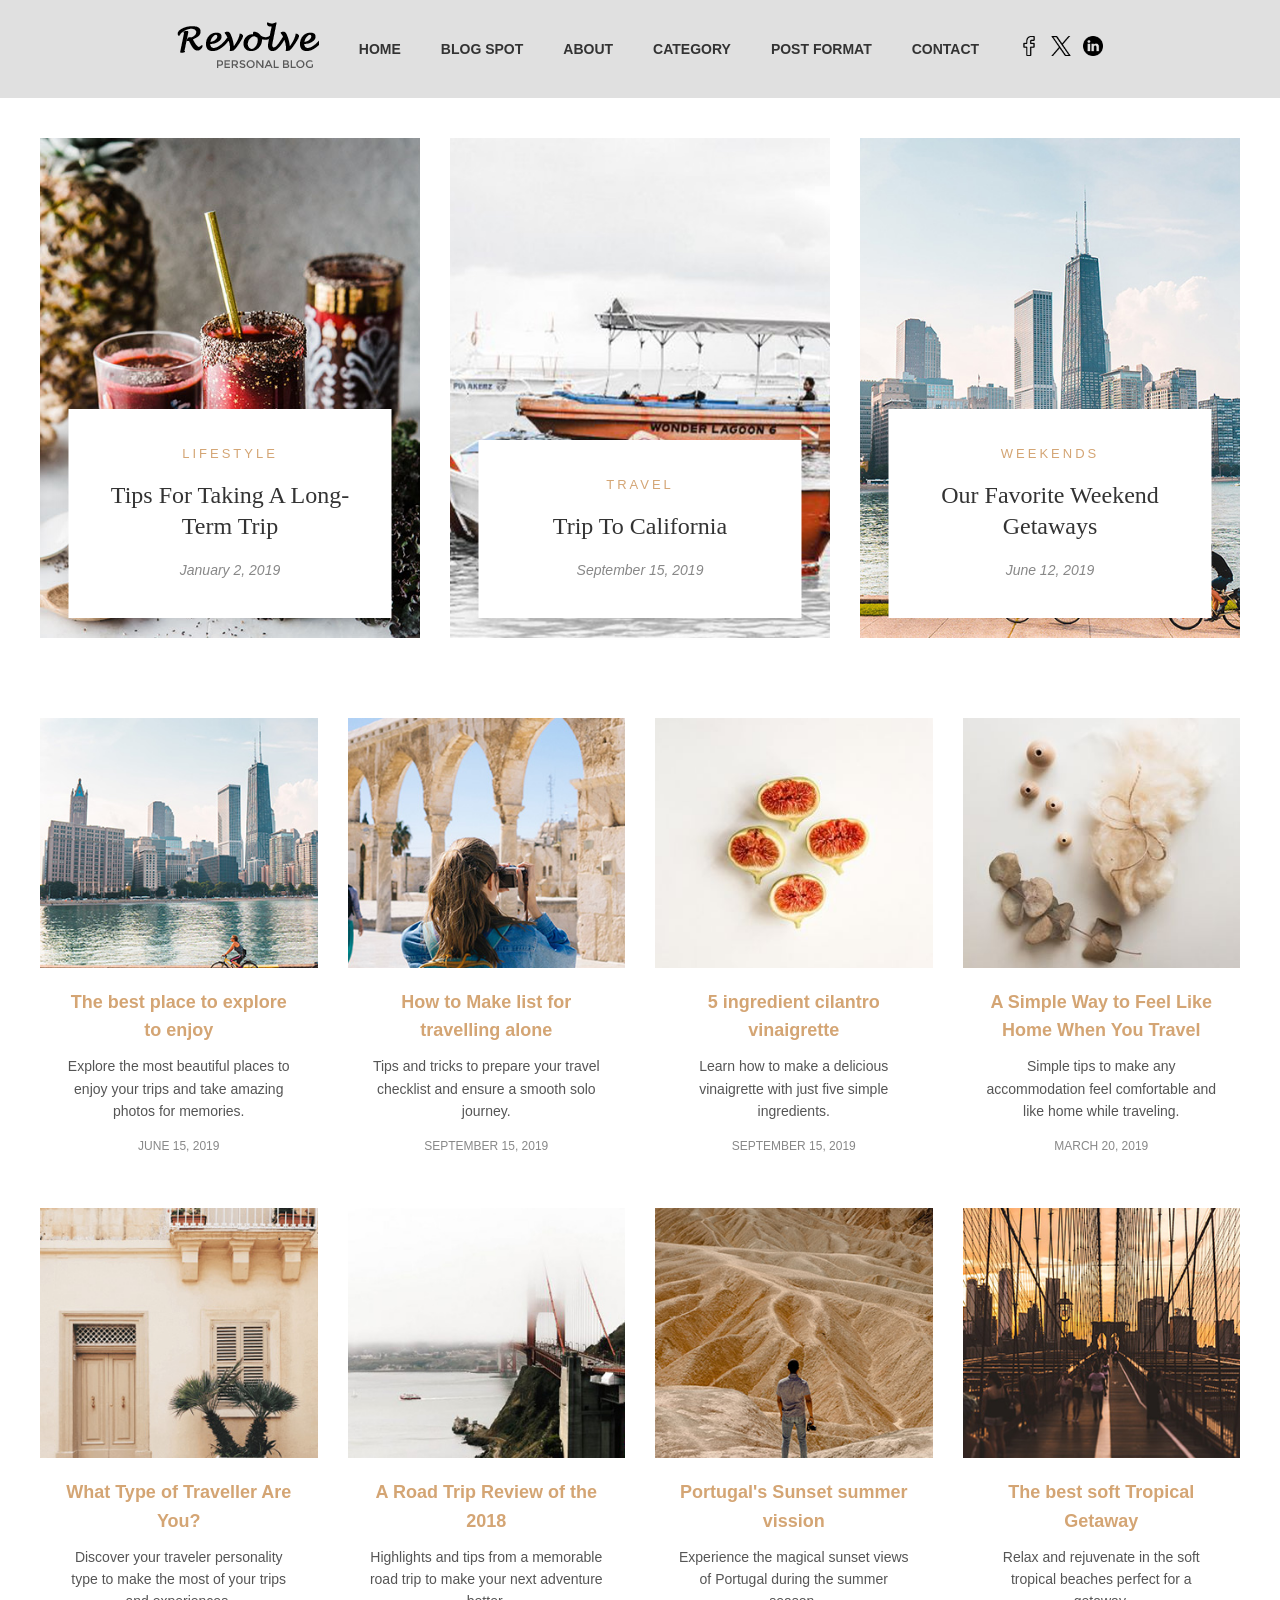
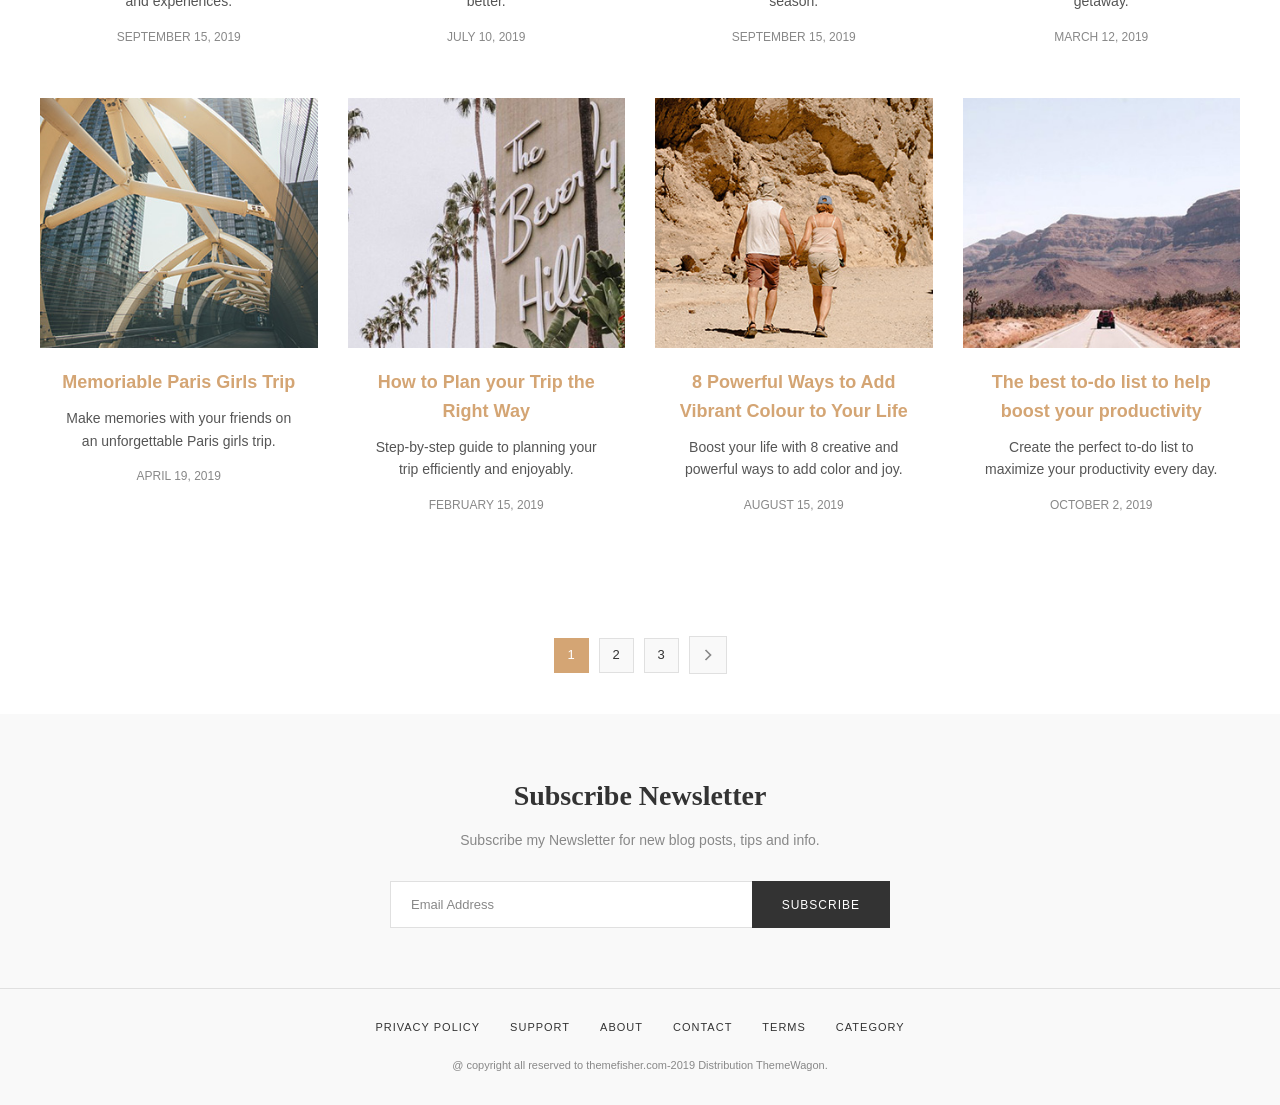
<file: index.html>
<!DOCTYPE html>
<html lang="en">

<head>
    <meta charset="UTF-8">
    <meta name="viewport" content="width=device-width, initial-scale=1.0">
    <title>Revolve</title>
    <link rel="stylesheet" href="./css/globals.css">
    <link rel="stylesheet" href="./css/style.css">
</head>

<body>

    <!-- navbar -->
    <header>
        <nav class="navbar">
            <ul class="nav-list">
                <li><a href="index.html"><img src="./images/logo.png" alt="Revolve Logo"></a></li>

                <li class="dropdown">
                    <a href="./index.html">HOME</a>
                </li>

                <li class="dropdown">
                    <a href="#">BLOG SPOT</a>
                    <ul class="dropdown-menu">
                        <li><a href="./pages/blog spot/fullwidth.html">FULLWIDTH</a></li>
                        <li><a href="./pages/blog spot/left-sidebar.html">LEFT SIDEBAR</a></li>
                        <li><a href="./pages/blog spot/right-sidebar.html">RIGHT SIDEBAR</a></li>
                    </ul>
                </li>

                <li><a href="./pages/about.html">ABOUT</a></li>
                <li><a href="./pages/category.html">CATEGORY</a></li>

                <li class="dropdown">
                    <a href="#">POST FORMAT</a>
                    <ul class="dropdown-menu">
                        <li><a href="./pages/post format/video.html">VIDEO</a></li>
                        <li><a href="./pages/post format/audio.html">AUDIO</a></li>
                        <li><a href="./pages/post format/quote.html">QUOTE</a></li>
                        <li><a href="./pages/post format/gallery.html">GALLERY</a></li>
                        <li><a href="./pages/post format/image.html">IMAGE</a></li>
                    </ul>
                </li>

                <li><a href="./pages/contact.html">CONTACT</a></li>

                <li class="social-icons">
                    <a href="#"><img src="./images/facebook.png" alt="Facebook"></a>
                    <a href="#"><img src="./images/twitter.png" alt="Twitter"></a>
                    <a href="#"><img src="./images/linkedin.png" alt="LinkedIn"></a>
                </li>
            </ul>
        </nav>
    </header>

    <main>

        <section class="slider">
            <div class="slider-grid">

                <!-- Card 1 -->
                <article class="slider-item">
                    <img src="images/slider/slider1.jpg" alt="Tips for Taking a Long-term Trip">
                    <div class="slider-content">
                        <span class="cat-name">Lifestyle</span>
                        <h3><a href="blog-single.html">Tips For Taking A Long-Term Trip</a></h3>
                        <span class="date">January 2, 2019</span>
                    </div>
                </article>

                <!-- Card 2 -->
                <article class="slider-item">
                    <img src="images/slider/slider2.jpg" alt="Trip to California">
                    <div class="slider-content">
                        <span class="cat-name">Travel</span>
                        <h3><a href="blog-single.html">Trip To California</a></h3>
                        <span class="date">September 15, 2019</span>
                    </div>
                </article>

                <!-- Card 3 -->
                <article class="slider-item">
                    <img src="images/slider/slider3.jpg" alt="Our Favorite Weekend Getaways">
                    <div class="slider-content">
                        <span class="cat-name">Weekends</span>
                        <h3><a href="blog-single.html">Our Favorite Weekend Getaways</a></h3>
                        <span class="date">June 12, 2019</span>
                    </div>
                </article>

            </div>
        </section>

        <section class="posts-section">
            <div class="posts-grid">

                <!-- Post Cards -->
                <article class="post-card">
                    <img src="images/news/f1.jpg" alt="The best place to explore to enjoy">
                    <div class="post-content">
                        <h3><a href="blog-single.html">The best place to explore to enjoy</a></h3>
                        <p>Explore the most beautiful places to enjoy your trips and take amazing photos for memories.
                        </p>
                        <span class="date">June 15, 2019</span>
                    </div>
                </article>

                <article class="post-card">
                    <img src="images/news/f2.jpg" alt="How to Make list for travelling alone">
                    <div class="post-content">
                        <h3><a href="blog-single.html">How to Make list for travelling alone</a></h3>
                        <p>Tips and tricks to prepare your travel checklist and ensure a smooth solo journey.</p>
                        <span class="date">September 15, 2019</span>
                    </div>
                </article>

                <article class="post-card">
                    <img src="images/news/f3.jpg" alt="5 ingredient cilantro vinaigrette">
                    <div class="post-content">
                        <h3><a href="blog-single.html">5 ingredient cilantro vinaigrette</a></h3>
                        <p>Learn how to make a delicious vinaigrette with just five simple ingredients.</p>
                        <span class="date">September 15, 2019</span>
                    </div>
                </article>

                <article class="post-card">
                    <img src="images/news/f4.jpg" alt="A Simple Way to Feel Like Home When You Travel">
                    <div class="post-content">
                        <h3><a href="blog-single.html">A Simple Way to Feel Like Home When You Travel</a></h3>
                        <p>Simple tips to make any accommodation feel comfortable and like home while traveling.</p>
                        <span class="date">March 20, 2019</span>
                    </div>
                </article>

                <article class="post-card">
                    <img src="images/news/f5.jpg" alt="What Type of Traveller Are You?">
                    <div class="post-content">
                        <h3><a href="blog-single.html">What Type of Traveller Are You?</a></h3>
                        <p>Discover your traveler personality type to make the most of your trips and experiences.</p>
                        <span class="date">September 15, 2019</span>
                    </div>
                </article>

                <article class="post-card">
                    <img src="images/news/f6.jpg" alt="A Road Trip Review of the 2018">
                    <div class="post-content">
                        <h3><a href="blog-single.html">A Road Trip Review of the 2018</a></h3>
                        <p>Highlights and tips from a memorable road trip to make your next adventure better.</p>
                        <span class="date">July 10, 2019</span>
                    </div>
                </article>

                <article class="post-card">
                    <img src="images/news/f7.jpg" alt="Portugal's Sunset summer vission">
                    <div class="post-content">
                        <h3><a href="blog-single.html">Portugal's Sunset summer vission</a></h3>
                        <p>Experience the magical sunset views of Portugal during the summer season.</p>
                        <span class="date">September 15, 2019</span>
                    </div>
                </article>

                <article class="post-card">
                    <img src="images/news/f8.jpg" alt="The best soft Tropical Getaway">
                    <div class="post-content">
                        <h3><a href="blog-single.html">The best soft Tropical Getaway</a></h3>
                        <p>Relax and rejuvenate in the soft tropical beaches perfect for a getaway.</p>
                        <span class="date">March 12, 2019</span>
                    </div>
                </article>

                <article class="post-card">
                    <img src="images/news/f9.jpg" alt="Memoriable Paris Girls Trip">
                    <div class="post-content">
                        <h3><a href="blog-single.html">Memoriable Paris Girls Trip</a></h3>
                        <p>Make memories with your friends on an unforgettable Paris girls trip.</p>
                        <span class="date">April 19, 2019</span>
                    </div>
                </article>

                <article class="post-card">
                    <img src="images/news/f10.jpg" alt="How to Plan your Trip the Right Way">
                    <div class="post-content">
                        <h3><a href="blog-single.html">How to Plan your Trip the Right Way</a></h3>
                        <p>Step-by-step guide to planning your trip efficiently and enjoyably.</p>
                        <span class="date">February 15, 2019</span>
                    </div>
                </article>

                <article class="post-card">
                    <img src="images/news/f11.jpg" alt="8 Powerful Ways to Add Vibrant Colour to Your Life">
                    <div class="post-content">
                        <h3><a href="blog-single.html">8 Powerful Ways to Add Vibrant Colour to Your Life</a></h3>
                        <p>Boost your life with 8 creative and powerful ways to add color and joy.</p>
                        <span class="date">August 15, 2019</span>
                    </div>
                </article>

                <article class="post-card">
                    <img src="images/news/f12.jpg" alt="The best to-do list to help boost your productivity">
                    <div class="post-content">
                        <h3><a href="blog-single.html">The best to-do list to help boost your productivity</a></h3>
                        <p>Create the perfect to-do list to maximize your productivity every day.</p>
                        <span class="date">October 2, 2019</span>
                    </div>
                </article>

            </div>
        </section>

        <!-- Pagination -->
        <nav class="pagination">
            <a href="#" class="page-number active">1</a>
            <a href="#" class="page-number">2</a>
            <a href="#" class="page-number">3</a>
            <a href="#" class="page-next" aria-label="Next Page">
                <svg width="20" height="20" viewBox="0 0 24 24" fill="none" stroke="currentColor" stroke-width="2">
                    <polyline points="9 18 15 12 9 6"></polyline>
                </svg>
            </a>
        </nav>

    </main>

    <!-- Newsletter -->
    <section class="newsletter">
        <div class="container">
            <h2 class="newsletter-title">Subscribe Newsletter</h2>
            <p class="newsletter-subtitle">Subscribe my Newsletter for new blog posts, tips and info.</p>
            <form class="newsletter-form">
                <input type="email" placeholder="Email Address" class="newsletter-input">
                <button type="submit" class="newsletter-btn">SUBSCRIBE</button>
            </form>
        </div>
    </section>

    <!-- Footer -->
    <footer class="footer">
        <div class="container">
            <div class="footer-links">
                <a href="#" class="footer-link">PRIVACY POLICY</a>
                <a href="#" class="footer-link">SUPPORT</a>
                <a href="#" class="footer-link">ABOUT</a>
                <a href="#" class="footer-link">CONTACT</a>
                <a href="#" class="footer-link">TERMS</a>
                <a href="#" class="footer-link">CATEGORY</a>
            </div>
            <p class="copyright">@ copyright all reserved to themefisher.com-2019 Distribution ThemeWagon.</p>
        </div>
    </footer>

</body>

</html>
</file>
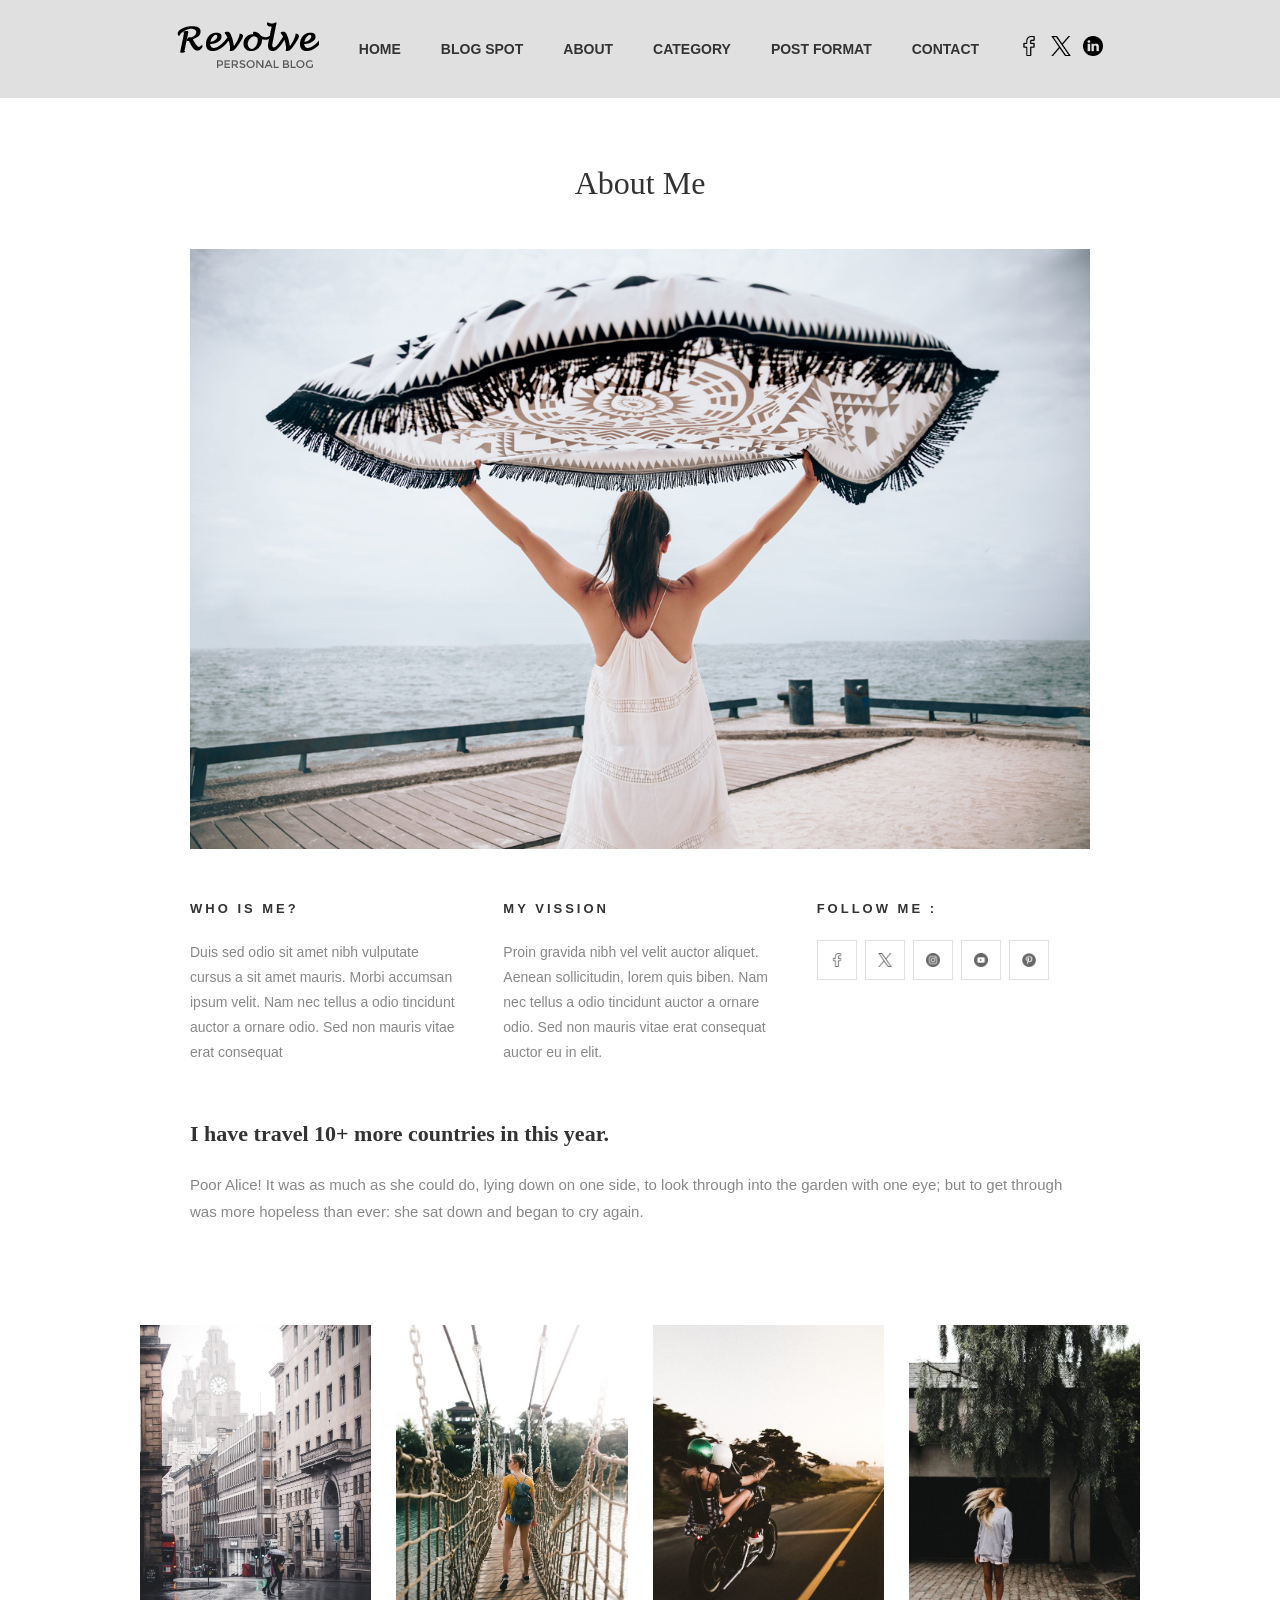
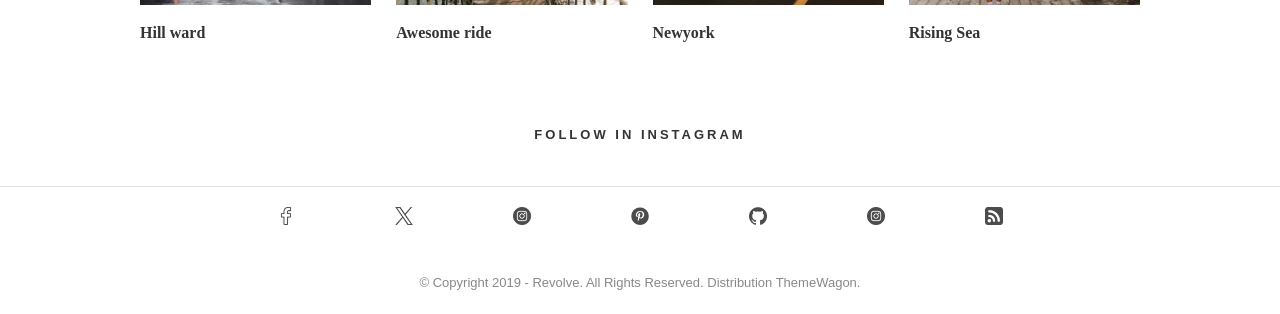
<file: pages/about.html>
<!DOCTYPE html>
<html lang="en">

<head>
    <meta charset="UTF-8">
    <meta name="viewport" content="width=device-width, initial-scale=1.0">
    <title>Revolve</title>
    <link rel="stylesheet" href="../css/globals.css">
    <link rel="stylesheet" href="../css/about.css">
</head>

<body>
    <!-- navbar -->
    <header>
        <nav class="navbar">
            <ul class="nav-list">
                <li><a href="../index.html"><img src="../images/logo.png" alt="Revolve Logo"></a></li>

                <li class="dropdown">
                    <a href="../index.html">HOME</a>
                </li>

                <li class="dropdown">
                    <a href="#">BLOG SPOT</a>
                    <ul class="dropdown-menu">
                        <li><a href="../pages/blog spot/fullwidth.html">FULLWIDTH</a></li>
                        <li><a href="../pages/blog spot/left-sidebar.html">LEFT SIDEBAR</a></li>
                        <li><a href="../pages/blog spot/right-sidebar.html">RIGHT SIDEBAR</a></li>
                    </ul>
                </li>

                <li><a href="../pages/about.html">ABOUT</a></li>
                <li><a href="../pages/category.html">CATEGORY</a></li>

                <li class="dropdown">
                    <a href="#">POST FORMAT</a>
                    <ul class="dropdown-menu">
                        <li><a href="../pages/post format/video.html">VIDEO</a></li>
                        <li><a href="../pages/post format/audio.html">AUDIO</a></li>
                        <li><a href="../pages/post format/quote.html">QUOTE</a></li>
                        <li><a href="../pages/post format/gallery.html">GALLERY</a></li>
                        <li><a href="../pages/post format/image.html">IMAGE</a></li>
                    </ul>
                </li>

                <li><a href="../pages/contact.html">CONTACT</a></li>

                <li class="social-icons">
                    <a href="#"><img src="../images/facebook.png" alt="Facebook"></a>
                    <a href="#"><img src="../images/twitter.png" alt="Twitter"></a>
                    <a href="#"><img src="../images/linkedin.png" alt="LinkedIn"></a>
                </li>
            </ul>
        </nav>
    </header>

    <!-- About Section -->
    <section class="about-section">
        <div class="container">
            <h1 class="page-title">About Me</h1>

            <div class="about-hero">
                <img src="../images/about.jpg   " alt="About Me">
            </div>

            <div class="about-info">
                <div class="info-col">
                    <h3 class="info-title">WHO IS ME?</h3>
                    <p class="info-text">Duis sed odio sit amet nibh vulputate cursus a sit amet mauris. Morbi accumsan
                        ipsum velit. Nam nec tellus a odio tincidunt auctor a ornare odio. Sed non mauris vitae erat
                        consequat</p>
                </div>

                <div class="info-col">
                    <h3 class="info-title">MY VISSION</h3>
                    <p class="info-text">Proin gravida nibh vel velit auctor aliquet. Aenean sollicitudin, lorem quis
                        biben. Nam nec tellus a odio tincidunt auctor a ornare odio. Sed non mauris vitae erat consequat
                        auctor eu in elit.</p>
                </div>

                <div class="info-col">
                    <h3 class="info-title">FOLLOW ME :</h3>
                    <div class="social-boxes">
                        <a href="#" class="social-box"><img src="../images/facebook.png" alt="Facebook"></a>
                        <a href="#" class="social-box"><img src="../images/twitter.png" alt="Twitter"></a>
                        <a href="#" class="social-box"><img src="../images/instagram.png" alt="Instagram"></a>
                        <a href="#" class="social-box"><img src="../images/youtube.png" alt="YouTube"></a>
                        <a href="#" class="social-box"><img src="../images/pinterest.png" alt="Pinterest"></a>
                    </div>
                </div>
            </div>

            <div class="about-story">
                <h2 class="story-title">I have travel 10+ more countries in this year.</h2>
                <p class="story-text">Poor Alice! It was as much as she could do, lying down on one side, to look
                    through into the garden with one eye; but to get through was more hopeless than ever: she sat down
                    and began to cry again.</p>
            </div>
        </div>
    </section>


    <!-- Gallery Section -->
    <section class="gallery-section">
        <div class="container">
            <div class="gallery-grid">
                <div class="gallery-item">
                    <img src="../images/news/news-1.jpg" alt="Hill ward">
                    <h4 class="gallery-title">Hill ward</h4>
                </div>
                <div class="gallery-item">
                    <img src="../images/news/news-2.jpg" alt="Awesome ride">
                    <h4 class="gallery-title">Awesome ride</h4>
                </div>
                <div class="gallery-item">
                    <img src="../images/news/news-3.jpg" alt="Newyork">
                    <h4 class="gallery-title">Newyork</h4>
                </div>
                <div class="gallery-item">
                    <img src="../images/news/news-4.jpg" alt="Rising Sea">
                    <h4 class="gallery-title">Rising Sea</h4>
                </div>
            </div>
        </div>
    </section>

    <!-- Instagram Section -->
    <section class="instagram-section">
        <div class="container">
            <h3 class="instagram-title">FOLLOW IN INSTAGRAM</h3>
        </div>
    </section>

    <!-- Social Bar -->
    <section class="social-bar">
        <div class="container">
            <div class="social-links">
                <a href="#" class="social-link-item">
                    <img src="../images/facebook.png" alt="Facebook">
                </a>
                <a href="#" class="social-link-item">
                    <img src="../images/twitter.png" alt="Twitter">
                </a>
                <a href="#" class="social-link-item">
                    <img src="../images/instagram.png" alt="Instagram">
                </a>
                <a href="#" class="social-link-item">
                    <img src="../images/pinterest.png" alt="Pinterest">
                </a>
                <a href="#" class="social-link-item">
                    <img src="../images/github.png" alt="github">
                </a>
                <a href="#" class="social-link-item">
                    <img src="../images/instagram.png" alt="Instagram">
                </a>
                <a href="#" class="social-link-item">
                    <img src="../images/rss.png" alt="RSS">
                </a>
            </div>
        </div>
    </section>

    <!-- Footer -->
    <footer class="footer">
        <div class="container">
            <p class="copyright">© Copyright 2019 - Revolve. All Rights Reserved. Distribution ThemeWagon.</p>
        </div>
    </footer>

</body>

</html>
</file>
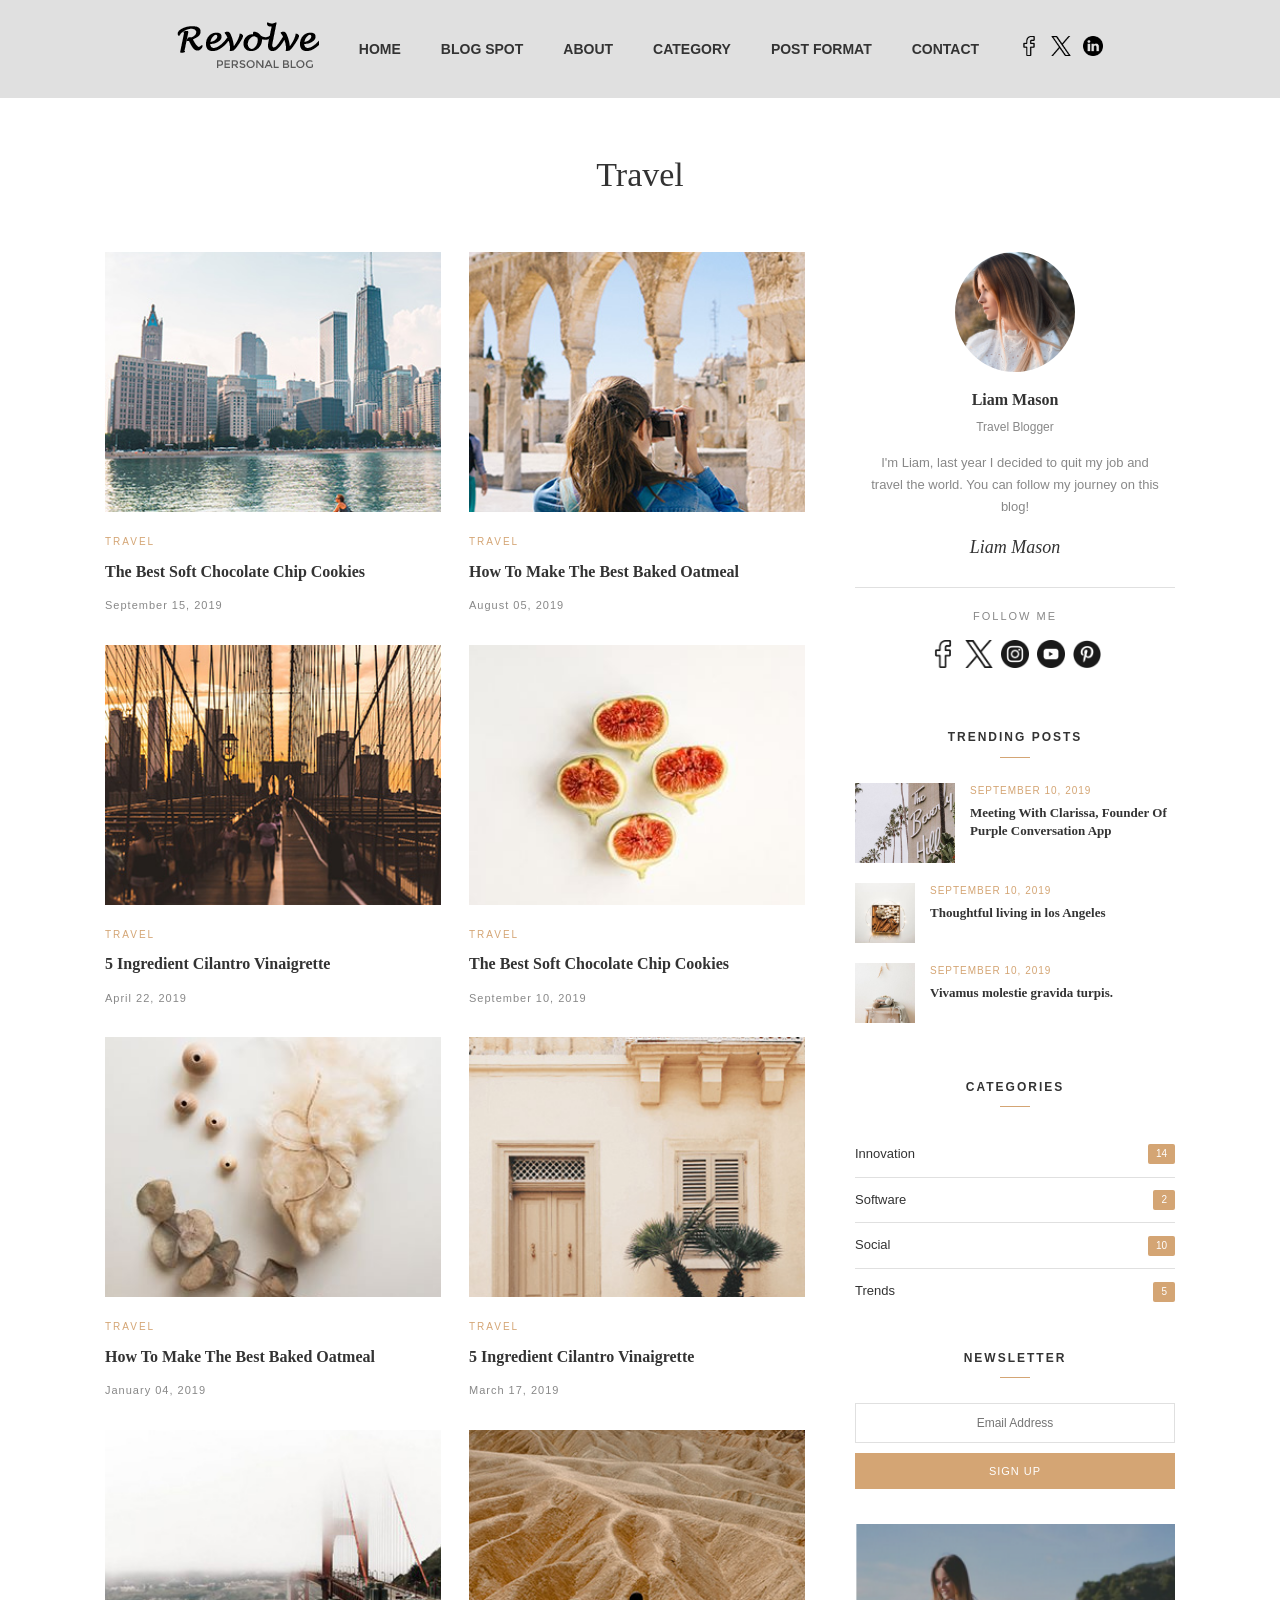
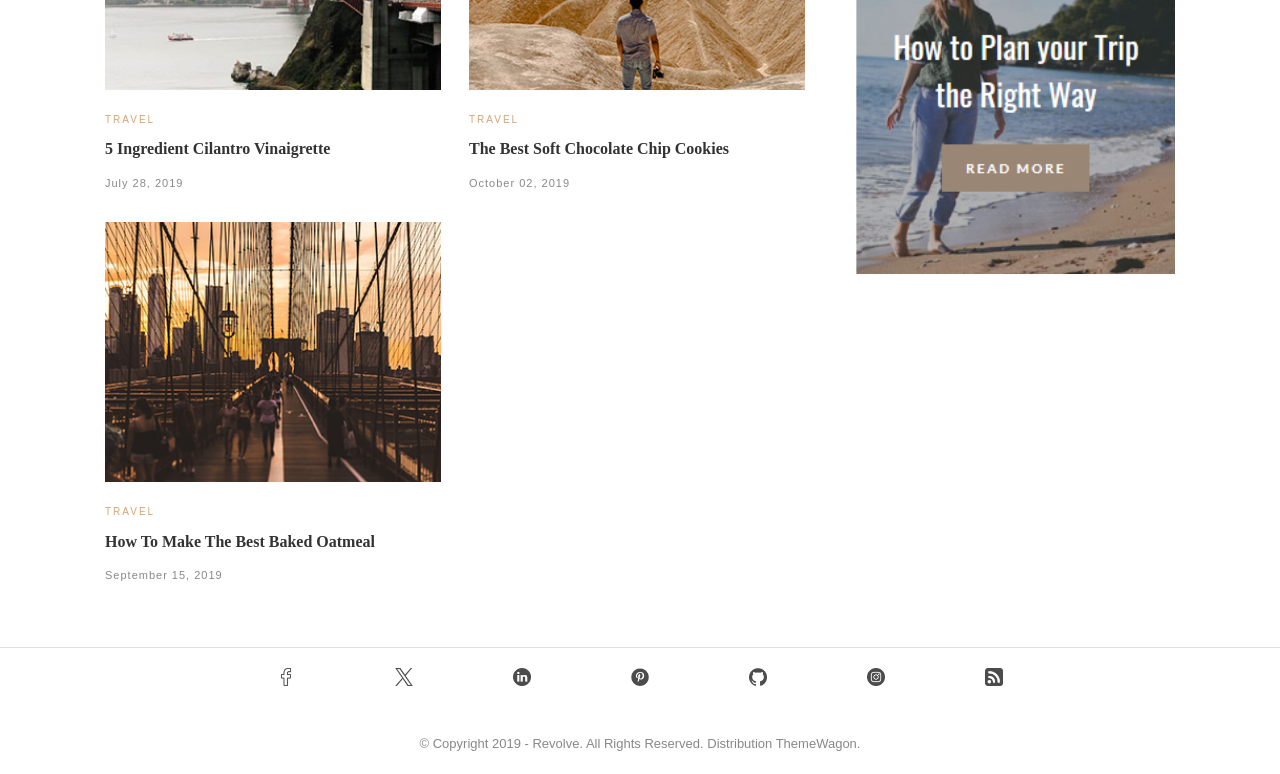
<file: pages/category.html>
<!DOCTYPE html>
<html lang="en">

<head>
    <meta charset="UTF-8">
    <meta name="viewport" content="width=device-width, initial-scale=1.0">
    <title>Category</title>
    <link rel="stylesheet" href="../css/globals.css">
    <link rel="stylesheet" href="../css/category.css">
</head>

<body>
    <!-- navbar -->
    <header>
        <nav class="navbar">
            <ul class="nav-list">
                <li><a href="../index.html"><img src="../images/logo.png" alt="Revolve Logo"></a></li>

                <li class="dropdown">
                    <a href="../index.html">HOME</a>
                </li>

                <li class="dropdown">
                    <a href="#">BLOG SPOT</a>
                    <ul class="dropdown-menu">
                        <li><a href="../pages/blog spot/fullwidth.html">FULLWIDTH</a></li>
                        <li><a href="../pages/blog spot/left-sidebar.html">LEFT SIDEBAR</a></li>
                        <li><a href="../pages/blog spot/right-sidebar.html">RIGHT SIDEBAR</a></li>
                    </ul>
                </li>

                <li><a href="../pages/about.html">ABOUT</a></li>
                <li><a href="#">CATEGORY</a></li>

                <li class="dropdown">
                    <a href="#">POST FORMAT</a>
                    <ul class="dropdown-menu">
                        <li><a href="../pages/post format/video.html">VIDEO</a></li>
                        <li><a href="../pages/post format/audio.html">AUDIO</a></li>
                        <li><a href="../pages/post format/quote.html">QUOTE</a></li>
                        <li><a href="../pages/post format/gallery.html">GALLERY</a></li>
                        <li><a href="../pages/post format/image.html">IMAGE</a></li>
                    </ul>
                </li>

                <li><a href="../pages/contact.html">CONTACT</a></li>

                <li class="social-icons">
                    <a href="#"><img src="../images/facebook.png" alt="Facebook"></a>
                    <a href="#"><img src="../images/twitter.png" alt="Twitter"></a>
                    <a href="#"><img src="../images/linkedin.png" alt="LinkedIn"></a>
                </li>
            </ul>
        </nav>
    </header>


    <!-- Category Header -->
    <section class="category-header">
        <div class="container">
            <h1 class="category-title">Travel</h1>
        </div>
    </section>

    <!-- Main Content with Sidebar -->
    <div class="main-layout">
        <div class="container layout-container">
            <!-- Posts Grid -->
            <main class="posts-main">
                <div class="posts-grid-sidebar">
                    <!-- Post 1 -->
                    <article class="post-card-sidebar">
                        <div class="card-image">
                            <img src="../images/news/f1.jpg" alt="The Best Soft Chocolate Chip Cookies">
                        </div>
                        <div class="card-content">
                            <span class="category">TRAVEL</span>
                            <h3 class="card-title">The Best Soft Chocolate Chip Cookies</h3>
                            <span class="date">September 15, 2019</span>
                        </div>
                    </article>

                    <!-- Post 2 -->
                    <article class="post-card-sidebar">
                        <div class="card-image">
                            <img src="../images/news/f2.jpg" alt="How To Make The Best Baked Oatmeal">
                        </div>
                        <div class="card-content">
                            <span class="category">TRAVEL</span>
                            <h3 class="card-title">How To Make The Best Baked Oatmeal</h3>
                            <span class="date">August 05, 2019</span>
                        </div>
                    </article>

                    <!-- Post 3 -->
                    <article class="post-card-sidebar">
                        <div class="card-image">
                            <img src="../images/news/f8.jpg" alt="5 Ingredient Cilantro Vinaigrette">
                        </div>
                        <div class="card-content">
                            <span class="category">TRAVEL</span>
                            <h3 class="card-title">5 Ingredient Cilantro Vinaigrette</h3>
                            <span class="date">April 22, 2019</span>
                        </div>
                    </article>

                    <!-- Post 4 -->
                    <article class="post-card-sidebar">
                        <div class="card-image">
                            <img src="../images/news/f3.jpg" alt="The Best Soft Chocolate Chip Cookies">
                        </div>
                        <div class="card-content">
                            <span class="category">TRAVEL</span>
                            <h3 class="card-title">The Best Soft Chocolate Chip Cookies</h3>
                            <span class="date">September 10, 2019</span>
                        </div>
                    </article>

                    <!-- Post 5 -->
                    <article class="post-card-sidebar">
                        <div class="card-image">
                            <img src="../images/news/f4.jpg" alt="How To Make The Best Baked Oatmeal">
                        </div>
                        <div class="card-content">
                            <span class="category">TRAVEL</span>
                            <h3 class="card-title">How To Make The Best Baked Oatmeal</h3>
                            <span class="date">January 04, 2019</span>
                        </div>
                    </article>

                    <!-- Post 6 -->
                    <article class="post-card-sidebar">
                        <div class="card-image">
                            <img src="../images/news/f5.jpg" alt="5 Ingredient Cilantro Vinaigrette">
                        </div>
                        <div class="card-content">
                            <span class="category">TRAVEL</span>
                            <h3 class="card-title">5 Ingredient Cilantro Vinaigrette</h3>
                            <span class="date">March 17, 2019</span>
                        </div>
                    </article>

                    <!-- Post 7 -->
                    <article class="post-card-sidebar">
                        <div class="card-image">
                            <img src="../images/news/f6.jpg" alt="5 Ingredient Cilantro Vinaigrette">
                        </div>
                        <div class="card-content">
                            <span class="category">TRAVEL</span>
                            <h3 class="card-title">5 Ingredient Cilantro Vinaigrette</h3>
                            <span class="date">July 28, 2019</span>
                        </div>
                    </article>

                    <!-- Post 8 -->
                    <article class="post-card-sidebar">
                        <div class="card-image">
                            <img src="../images/news/f7.jpg" alt="The Best Soft Chocolate Chip Cookies">
                        </div>
                        <div class="card-content">
                            <span class="category">TRAVEL</span>
                            <h3 class="card-title">The Best Soft Chocolate Chip Cookies</h3>
                            <span class="date">October 02, 2019</span>
                        </div>
                    </article>

                    <!-- Post 9 -->
                    <article class="post-card-sidebar">
                        <div class="card-image">
                            <img src="../images/news/f8.jpg" alt="How To Make The Best Baked Oatmeal">
                        </div>
                        <div class="card-content">
                            <span class="category">TRAVEL</span>
                            <h3 class="card-title">How To Make The Best Baked Oatmeal</h3>
                            <span class="date">September 15, 2019</span>
                        </div>
                    </article>
                </div>
            </main>

            <!-- Sidebar -->
            <aside class="sidebar">
                <!-- Author Widget -->
                <div class="widget author-widget">
                    <div class="author-avatar-large">
                        <img src="../images/author.jpg" alt="Liam Mason">
                    </div>
                    <h4 class="author-name-large">Liam Mason</h4>
                    <span class="author-role">Travel Blogger</span>
                    <p class="author-desc">I'm Liam, last year I decided to quit my job and travel the world. You can
                        follow my journey on this blog!</p>
                    <span class="author-signature">Liam Mason</span>

                    <div class="follow-section">
                        <span class="follow-label">FOLLOW ME</span>
                        <div class="social-boxes-sidebar">
                            <a href="#" class="social-box"><img src="../images/facebook.png" alt="Facebook"></a>
                            <a href="#" class="social-box"><img src="../images/twitter.png" alt="Twitter"></a>
                            <a href="#" class="social-box"><img src="../images/instagram.png" alt="Instagram"></a>
                            <a href="#" class="social-box"><img src="../images/youtube.png" alt="YouTube"></a>
                            <a href="#" class="social-box"><img src="../images/pinterest.png" alt="Pinterest"></a>
                        </div>
                    </div>
                </div>

                <!-- Trending Posts Widget -->
                <div class="widget trending-widget">
                    <h4 class="widget-title">TRENDING POSTS</h4>

                    <div class="trending-item">
                        <img src="../images/news/f10.jpg" alt="Trending">
                        <div class="trending-content">
                            <span class="trending-date">SEPTEMBER 10, 2019</span>
                            <h5><a href="#">Meeting With Clarissa, Founder Of Purple Conversation App</a></h5>
                        </div>
                    </div>

                    <div class="trending-item small">
                        <img src="../images/f1.jpg" alt="Trending">
                        <div class="trending-content">
                            <span class="trending-date">SEPTEMBER 10, 2019</span>
                            <h5><a href="#">Thoughtful living in los Angeles</a></h5>
                        </div>
                    </div>

                    <div class="trending-item small">
                        <img src="../images/f2.jpg" alt="Trending">
                        <div class="trending-content">
                            <span class="trending-date">SEPTEMBER 10, 2019</span>
                            <h5><a href="#">Vivamus molestie gravida turpis.</a></h5>
                        </div>
                    </div>
                </div>

                <!-- Categories Widget -->
                <div class="widget categories-widget">
                    <h4 class="widget-title">CATEGORIES</h4>
                    <ul class="category-list">
                        <li>
                            <a href="#">Innovation</a>
                            <span class="cat-count">14</span>
                        </li>
                        <li>
                            <a href="#">Software</a>
                            <span class="cat-count">2</span>
                        </li>
                        <li>
                            <a href="#">Social</a>
                            <span class="cat-count">10</span>
                        </li>
                        <li>
                            <a href="#">Trends</a>
                            <span class="cat-count">5</span>
                        </li>
                    </ul>
                </div>

                <!-- Newsletter Widget -->
                <div class="widget newsletter-widget-sidebar">
                    <h4 class="widget-title">NEWSLETTER</h4>
                    <form class="sidebar-newsletter-form">
                        <input type="email" placeholder="Email Address" class="sidebar-input">
                        <button type="submit" class="sidebar-btn">SIGN UP</button>
                    </form>
                </div>

                <!-- Promo Widget -->
                <div class="widget promo-widget">
                    <img src="../images/sidebar-banner3.png" alt="How to Plan your Trip">
                </div>
            </aside>
        </div>
    </div>


    <!-- Social Bar -->
    <section class="social-bar">
        <div class="container">
            <div class="social-links">
                <a href="#" class="social-link-item">
                    <img src="../images/facebook.png" alt="">
                </a>
                <a href="#" class="social-link-item">
                    <img src="../images/twitter.png" alt="">
                </a>
                <a href="#" class="social-link-item">
                    <img src="../images/linkedin.png" alt="">
                </a>
                <a href="#" class="social-link-item">
                    <img src="../images/pinterest.png" alt="">
                </a>
                <a href="#" class="social-link-item">
                    <img src="../images/github.png" alt="">
                </a>
                <a href="#" class="social-link-item">
                    <img src="../images/instagram.png" alt="">
                </a>
                <a href="#" class="social-link-item">
                    <img src="../images/rss.png" alt="">
                </a>
            </div>
        </div>
    </section>

    <!-- Footer -->
    <footer class="footer">
        <div class="container">
            <p class="copyright">© Copyright 2019 - Revolve. All Rights Reserved. Distribution ThemeWagon.</p>
        </div>
    </footer>
</body>

</html>
</file>
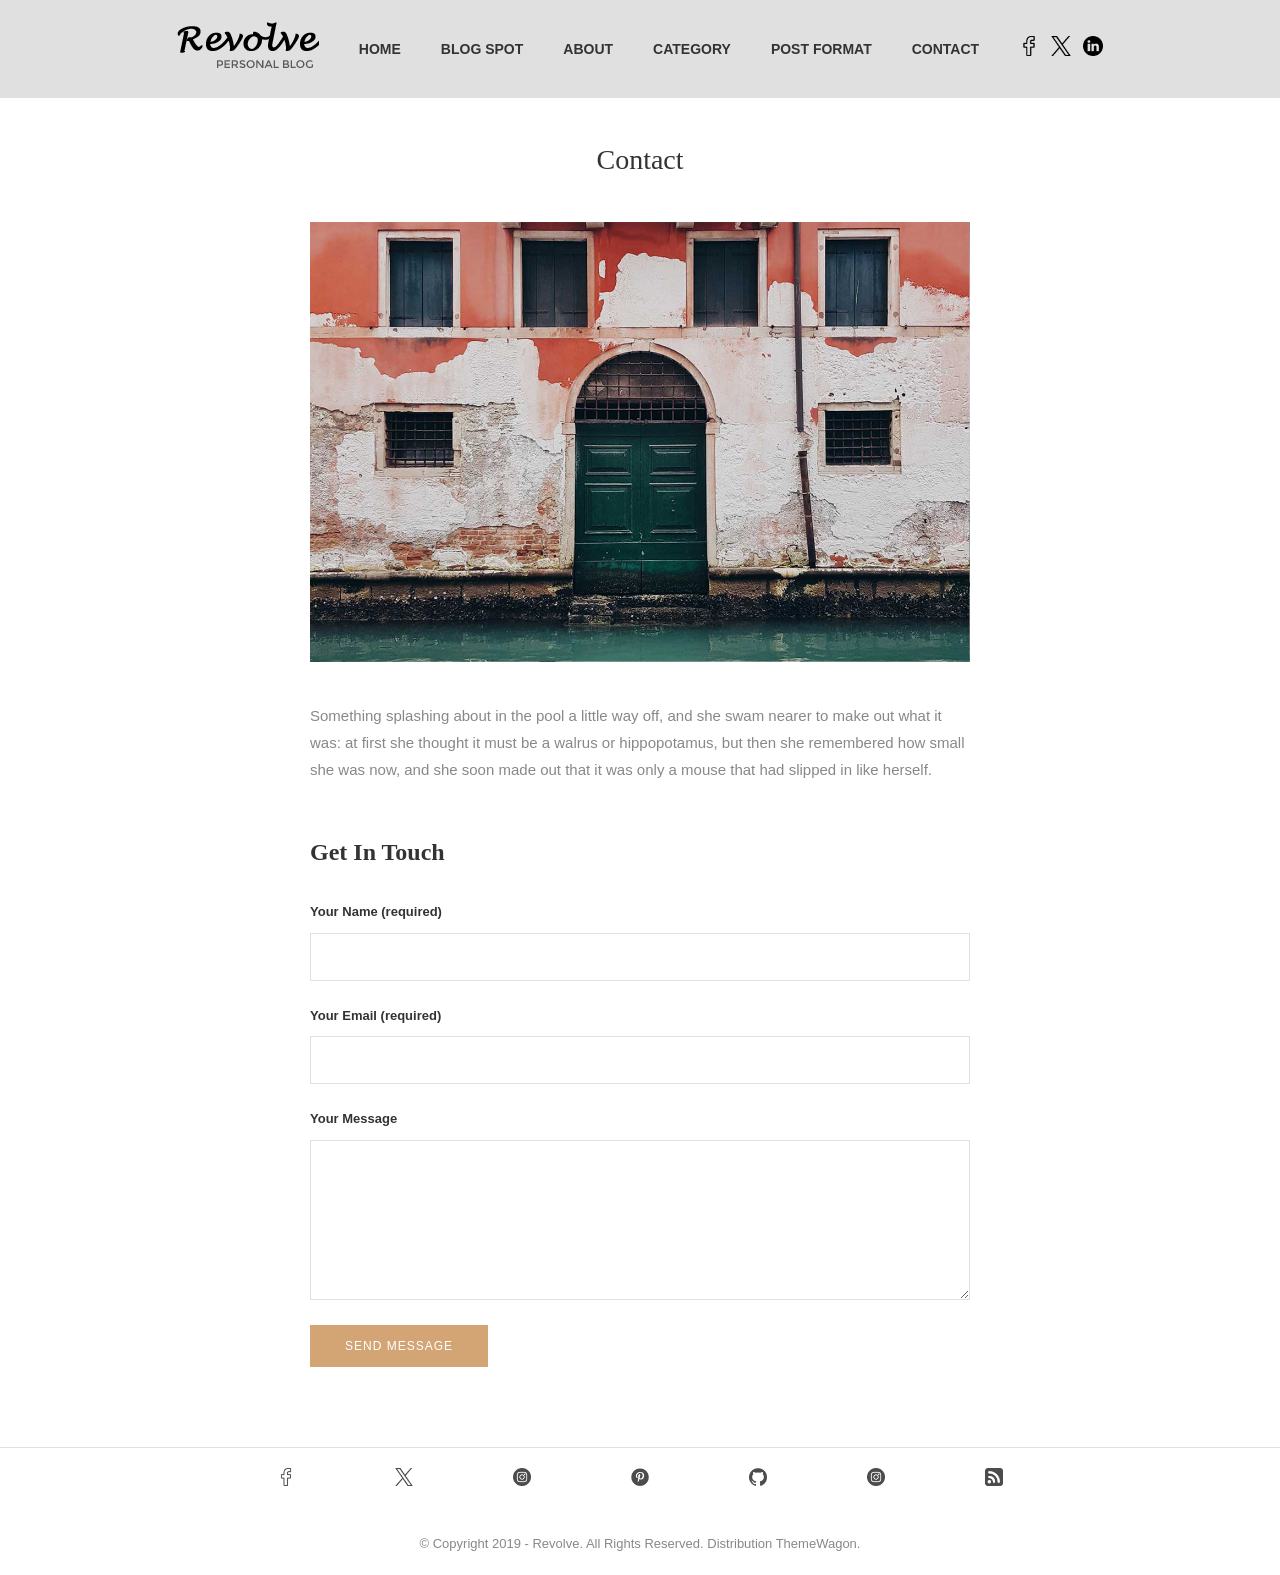
<file: pages/contact.html>
<!DOCTYPE html>
<html lang="en">

<head>
    <meta charset="UTF-8">
    <meta name="viewport" content="width=device-width, initial-scale=1.0">
    <title>Contact Us</title>
    <link rel="stylesheet" href="../css/globals.css">
    <link rel="stylesheet" href="../css/contact.css">
</head>

<body>
    <!-- navbar -->
    <header>
        <nav class="navbar">
            <ul class="nav-list">
                <li><a href="../index.html"><img src="../images/logo.png" alt="Revolve Logo"></a></li>

                <li class="dropdown">
                    <a href="../index.html">HOME</a>
                </li>

                <li class="dropdown">
                    <a href="#">BLOG SPOT</a>
                    <ul class="dropdown-menu">
                        <li><a href="../pages/blog spot/fullwidth.html">FULLWIDTH</a></li>
                        <li><a href="../pages/blog spot/left-sidebar.html">LEFT SIDEBAR</a></li>
                        <li><a href="../pages/blog spot/right-sidebar.html">RIGHT SIDEBAR</a></li>
                    </ul>
                </li>

                <li><a href="../pages/about.html">ABOUT</a></li>
                <li><a href="../pages/category.html">CATEGORY</a></li>

                <li class="dropdown">
                    <a href="#">POST FORMAT</a>
                    <ul class="dropdown-menu">
                        <li><a href="../pages/post format/video.html">VIDEO</a></li>
                        <li><a href="../pages/post format/audio.html">AUDIO</a></li>
                        <li><a href="../pages/post format/quote.html">QUOTE</a></li>
                        <li><a href="../pages/post format/gallery.html">GALLERY</a></li>
                        <li><a href="../pages/post format/image.html">IMAGE</a></li>
                    </ul>
                </li>

                <li><a href="../pages/contact.html">CONTACT</a></li>

                <li class="social-icons">
                    <a href="#"><img src="../images/facebook.png" alt="Facebook"></a>
                    <a href="#"><img src="../images/twitter.png" alt="Twitter"></a>
                    <a href="#"><img src="../images/linkedin.png" alt="LinkedIn"></a>
                </li>
            </ul>
        </nav>
    </header>

    <!-- Contact Section -->
    <section class="contact-section">
        <div class="container contact-container">
            <!-- Page Title -->
            <h1 class="page-title-contact">Contact</h1>

            <!-- Contact Image -->
            <div class="contact-image">
                <img src="../images/contact.jpg" alt="Contact">
            </div>

            <!-- Contact Intro -->
            <div class="contact-intro">
                <p>Something splashing about in the pool a little way off, and she swam nearer to make out what it was:
                    at first she thought it must be a walrus or hippopotamus, but then she remembered how small she was
                    now, and she soon made out that it was only a mouse that had slipped in like herself.</p>
            </div>

            <!-- Contact Form -->
            <div class="contact-form-wrapper">
                <h2 class="form-heading">Get In Touch</h2>

                <form class="contact-form-main">
                    <div class="form-group">
                        <label for="name">Your Name (required)</label>
                        <input type="text" id="name" name="name" required>
                    </div>

                    <div class="form-group">
                        <label for="email">Your Email (required)</label>
                        <input type="email" id="email" name="email" required>
                    </div>

                    <div class="form-group">
                        <label for="message">Your Message</label>
                        <textarea id="message" name="message" rows="8"></textarea>
                    </div>

                    <button type="submit" class="send-message-btn">SEND MESSAGE</button>
                </form>
            </div>
        </div>
    </section>

    <!-- Social Bar -->
    <section class="social-bar">
        <div class="container">
            <div class="social-links">
                <a href="#" class="social-link-item">
                    <img src="../images/facebook.png" alt="Facebook">
                </a>
                <a href="#" class="social-link-item">
                    <img src="../images/twitter.png" alt="Twitter">
                </a>
                <a href="#" class="social-link-item">
                    <img src="../images/instagram.png" alt="Instagram">
                </a>
                <a href="#" class="social-link-item">
                    <img src="../images/pinterest.png" alt="Pinterest">
                </a>
                <a href="#" class="social-link-item">
                    <img src="../images/github.png" alt="github">
                </a>
                <a href="#" class="social-link-item">
                    <img src="../images/instagram.png" alt="Instagram">
                </a>
                <a href="#" class="social-link-item">
                    <img src="../images/rss.png" alt="RSS">
                </a>
            </div>
        </div>
    </section>

    <!-- Footer -->
    <footer class="footer">
        <div class="container">
            <p class="copyright">© Copyright 2019 - Revolve. All Rights Reserved. Distribution ThemeWagon.</p>
        </div>
    </footer>
</body>

</html>
</file>
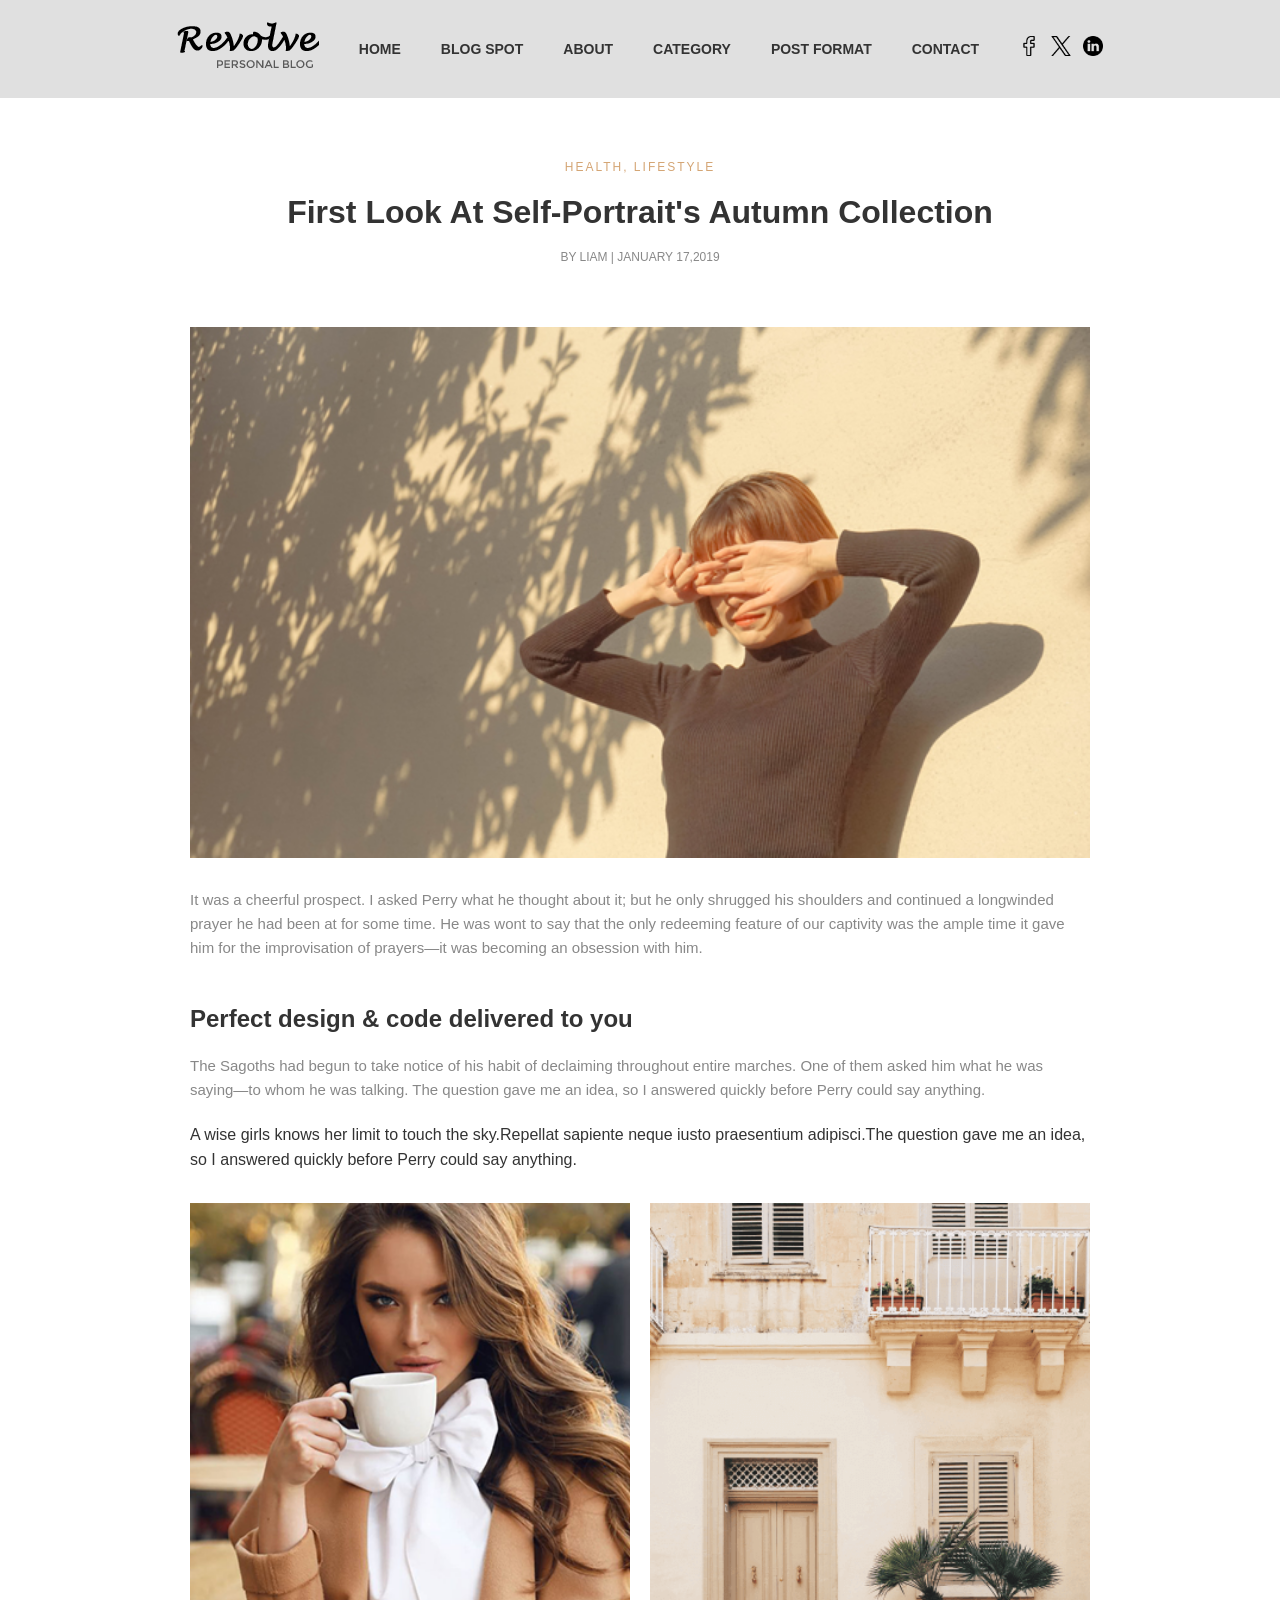
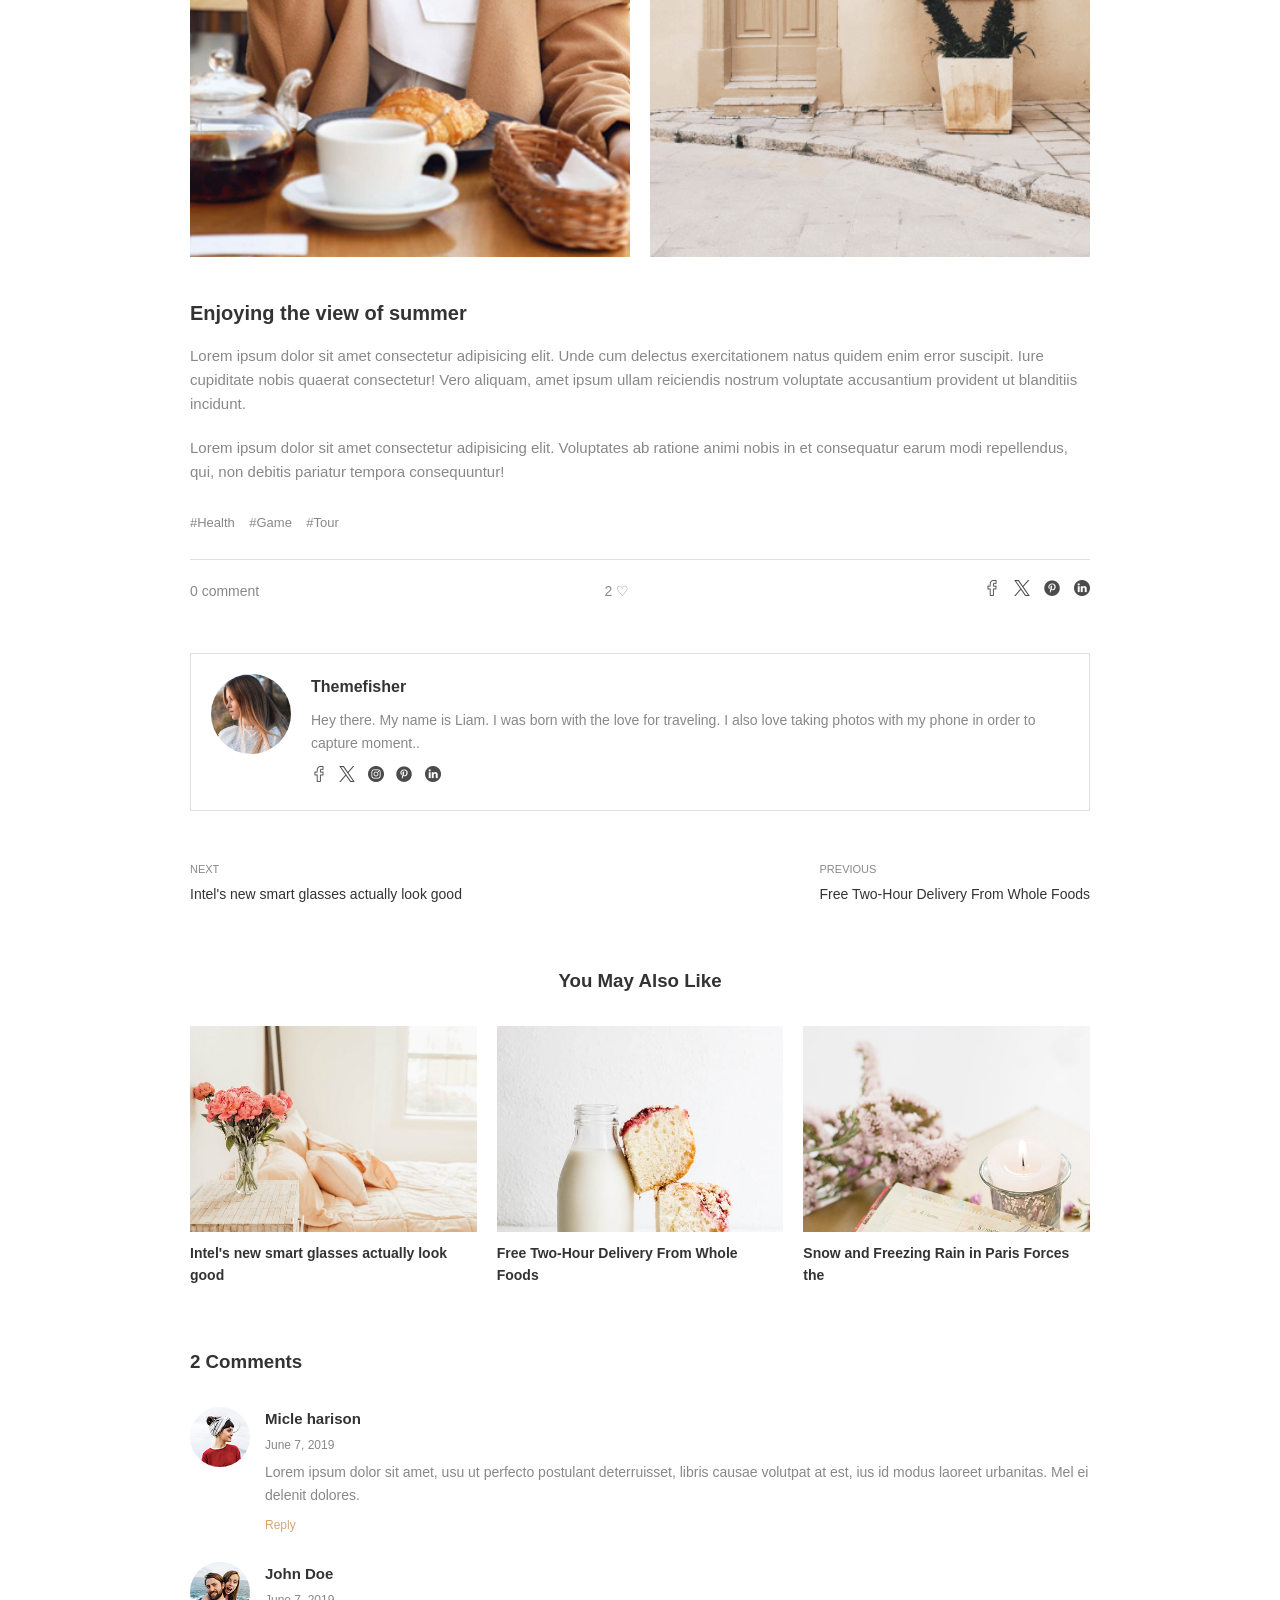
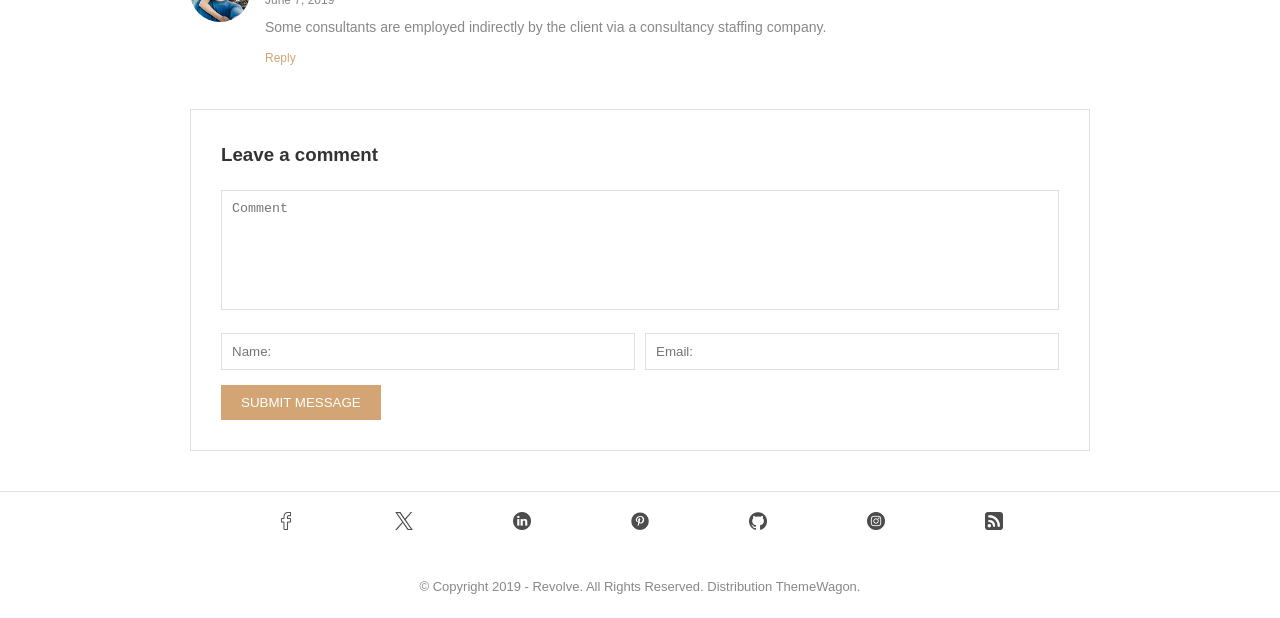
<file: pages/blog spot/fullwidth.html>
<!DOCTYPE html>
<html lang="en">

<head>
    <meta charset="UTF-8">
    <meta name="viewport" content="width=device-width, initial-scale=1.0">
    <title>First Look At Self-Portrait's Autumn Collection - Revolve</title>
    <link rel="stylesheet" href="../../css/globals.css">
    <link rel="stylesheet" href="../../css/fullwidth.css">
</head>

<body>
    <!-- navbar -->
    <header>
        <nav class="navbar">
            <ul class="nav-list">
                <li><a href="../../index.html"><img src="../../images/logo.png" alt="Revolve Logo"></a></li>

                <li class="dropdown">
                    <a href="../../index.html">HOME</a>
                </li>

                <li class="dropdown">
                    <a href="#">BLOG SPOT</a>
                    <ul class="dropdown-menu">
                        <li><a href="../../pages/blog spot/fullwidth.html">FULLWIDTH</a></li>
                        <li><a href="../../pages/blog spot/left-sidebar.html">LEFT SIDEBAR</a></li>
                        <li><a href="../../pages/blog spot/right-sidebar.html">RIGHT SIDEBAR</a></li>
                    </ul>
                </li>

                <li><a href="../../pages/about.html">ABOUT</a></li>
                <li><a href="#">CATEGORY</a></li>

                <li class="dropdown">
                    <a href="#">POST FORMAT</a>
                    <ul class="dropdown-menu">
                        <li><a href="../../pages/post format/video.html">VIDEO</a></li>
                        <li><a href="../../pages/post format/audio.html">AUDIO</a></li>
                        <li><a href="../../pages/post format/quote.html">QUOTE</a></li>
                        <li><a href="../../pages/post format/gallery.html">GALLERY</a></li>
                        <li><a href="../../pages/post format/image.html">IMAGE</a></li>
                    </ul>
                </li>

                <li><a href="#">CONTACT</a></li>

                <li class="social-icons">
                    <a href="#"><img src="../../images/facebook.png" alt="Facebook"></a>
                    <a href="#"><img src="../../images/twitter.png" alt="Twitter"></a>
                    <a href="#"><img src="../../images/linkedin.png" alt="LinkedIn"></a>
                </li>
            </ul>
        </nav>
    </header>

    <!-- Single Post Content -->
    <article class="single-post">
        <div class="container post-container">
            <!-- Post Header -->
            <div class="post-header">
                <div class="post-categories">
                    <span class="cat-separator">HEALTH, LIFESTYLE</span>
                </div>
                <h1 class="post-title">First Look At Self-Portrait's Autumn Collection</h1>
                <div class="post-meta">
                    <span class="author">BY LIAM</span>
                    <span class="meta-separator">|</span>
                    <span class="date">JANUARY 17,2019</span>
                </div>
            </div>

            <!-- Featured Image -->
            <div class="post-featured-image">
                <img src="../../images/fashion/bg-banner.jpg" alt="Featured Image">
            </div>

            <!-- Post Content -->
            <div class="post-content">
                <p class="post-text">It was a cheerful prospect. I asked Perry what he thought about it; but he only
                    shrugged his shoulders and continued a longwinded prayer he had been at for some time. He was wont
                    to say that the only redeeming feature of our captivity was the ample time it gave him for the
                    improvisation of prayers—it was becoming an obsession with him.</p>

                <h2 class="post-heading">Perfect design & code delivered to you</h2>

                <p class="post-text">The Sagoths had begun to take notice of his habit of declaiming throughout entire
                    marches. One of them asked him what he was saying—to whom he was talking. The question gave me an
                    idea, so I answered quickly before Perry could say anything.</p>

                <p>A wise girls knows her limit to touch the sky.Repellat sapiente neque iusto praesentium
                    adipisci.The question gave me an idea, so I answered quickly before Perry could say anything.
                </p>


                <!-- Post Gallery -->
                <div class="post-gallery">
                    <div class="gallery-row">
                        <img src="../../images/fashion/single-img1.png" alt="Gallery 1">
                        <img src="../../images/fashion/single-img2.png" alt="Gallery 2">
                    </div>
                </div>

                <h3 class="post-subheading">Enjoying the view of summer</h3>

                <p class="post-text">Lorem ipsum dolor sit amet consectetur adipisicing elit. Unde cum delectus
                    exercitationem natus quidem enim error suscipit. Iure cupiditate nobis quaerat consectetur! Vero
                    aliquam, amet ipsum ullam reiciendis nostrum voluptate accusantium provident ut blanditiis incidunt.
                </p>

                <p class="post-text">Lorem ipsum dolor sit amet consectetur adipisicing elit. Voluptates ab ratione
                    animi nobis in et consequatur earum modi repellendus, qui, non debitis pariatur tempora
                    consequuntur!</p>

                <!-- Post Tags -->
                <div class="post-tags">
                    <a href="#" class="tag">#Health</a>
                    <a href="#" class="tag">#Game</a>
                    <a href="#" class="tag">#Tour</a>
                </div>

                <!-- Post Footer -->
                <div class="post-footer">
                    <div class="comments-count">0 comment</div>
                    <div class="likes-count">2 <span class="heart">♡</span></div>
                    <div class="post-share">
                        <a href="#"><img src="../../images/facebook.png" alt="Facebook"></a>
                        <a href="#"><img src="../../images/twitter.png" alt="Twitter"></a>
                        <a href="#"><img src="../../images/pinterest.png" alt="Pinterest"></a>
                        <a href="#"><img src="../../images/linkedin.png" alt="LinkedIn"></a>
                    </div>
                </div>
            </div>

            <!-- Author Box -->
            <div class="author-box">
                <div class="author-avatar">
                    <img src="../../images/author.jpg" alt="Themefisher">
                </div>
                <div class="author-info">
                    <h4 class="author-name">Themefisher</h4>
                    <p class="author-bio">Hey there. My name is Liam. I was born with the love for traveling. I also
                        love taking photos with my phone in order to capture moment..</p>
                    <div class="author-social">
                        <a href="#"><img src="../../images/facebook.png" alt=""></a>
                        <a href="#"><img src="../../images/twitter.png" alt=""></a>
                        <a href="#"><img src="../../images/instagram.png" alt=""></a>
                        <a href="#"><img src="../../images/pinterest.png" alt=""></a>
                        <a href="#"><img src="../../images/linkedin.png" alt=""></a>
                    </div>
                </div>
            </div>

            <!-- Post Navigation -->
            <div class="post-navigation">
                <div class="nav-prev">
                    <span class="nav-label">NEXT</span>
                    <a href="#" class="nav-title">Intel's new smart glasses actually look good</a>
                </div>
                <div class="nav-next">
                    <span class="nav-label">PREVIOUS</span>
                    <a href="#" class="nav-title">Free Two-Hour Delivery From Whole Foods</a>
                </div>
            </div>

            <!-- Related Posts -->
            <div class="related-posts">
                <h3 class="related-title">You May Also Like</h3>
                <div class="related-grid">
                    <div class="related-item">
                        <img src="../../images/fashion/img-1.jpg" alt="Related 1">
                        <h4><a href="#">Intel's new smart glasses actually look good</a></h4>
                    </div>
                    <div class="related-item">
                        <img src="../../images/fashion/img-2.jpg" alt="Related 2">
                        <h4><a href="#">Free Two-Hour Delivery From Whole Foods</a></h4>
                    </div>
                    <div class="related-item">
                        <img src="../../images/fashion/img-3.jpg" alt="Related 3">
                        <h4><a href="#">Snow and Freezing Rain in Paris Forces the</a></h4>
                    </div>
                </div>
            </div>

            <!-- Comments Section -->
            <div class="comments-section">
                <h3 class="comments-title">2 Comments</h3>

                <div class="comment">
                    <div class="comment-avatar">
                        <img src="../../images/blog-user-2.jpg" alt="Micle harison">
                    </div>
                    <div class="comment-content">
                        <h4 class="comment-author">Micle harison</h4>
                        <span class="comment-date">June 7, 2019</span>
                        <p class="comment-text">Lorem ipsum dolor sit amet, usu ut perfecto postulant deterruisset,
                            libris causae volutpat at est, ius id modus laoreet urbanitas. Mel ei delenit dolores.</p>
                        <a href="#" class="comment-reply">Reply</a>
                    </div>
                </div>

                <div class="comment">
                    <div class="comment-avatar">
                        <img src="../../images/blog-user-3.jpg" alt="John Doe">
                    </div>
                    <div class="comment-content">
                        <h4 class="comment-author">John Doe</h4>
                        <span class="comment-date">June 7, 2019</span>
                        <p class="comment-text">Some consultants are employed indirectly by the client via a consultancy
                            staffing company.</p>
                        <a href="#" class="comment-reply">Reply</a>
                    </div>
                </div>
            </div>

            <!-- Comment Form -->
            <div class="comment-form-section">
                <h3 class="form-title">Leave a comment</h3>
                <form class="comment-form">
                    <textarea placeholder="Comment" class="form-textarea"></textarea>
                    <div class="form-row">
                        <input type="text" placeholder="Name:" class="form-input">
                        <input type="email" placeholder="Email:" class="form-input">
                    </div>
                    <button type="submit" class="submit-btn">SUBMIT MESSAGE</button>
                </form>
            </div>
        </div>
    </article>

    <!-- Social Bar -->
    <section class="social-bar">
        <div class="container">
            <div class="social-links">
                <a href="#" class="social-link-item">
                    <img src="../../images/facebook.png" alt="facebook">
                </a>
                <a href="#" class="social-link-item">
                    <img src="../../images/twitter.png" alt="twitter">
                </a>
                <a href="#" class="social-link-item">
                    <img src="../../images/linkedin.png" alt="linkedin">
                </a>
                <a href="#" class="social-link-item">
                    <img src="../../images/pinterest.png" alt="pinterest">
                </a>
                <a href="#" class="social-link-item">
                    <img src="../../images/github.png" alt="github">
                </a>
                <a href="#" class="social-link-item">
                    <img src="../../images/instagram.png" alt="instagram">
                </a>
                <a href="#" class="social-link-item">
                    <img src="../../images/rss.png" alt="rss">
                </a>
            </div>
        </div>
    </section>

    <!-- Footer -->
    <footer class="footer">
        <div class="container">
            <p class="copyright">© Copyright 2019 - Revolve. All Rights Reserved. Distribution ThemeWagon.</p>
        </div>
    </footer>
</body>

</html>
</file>
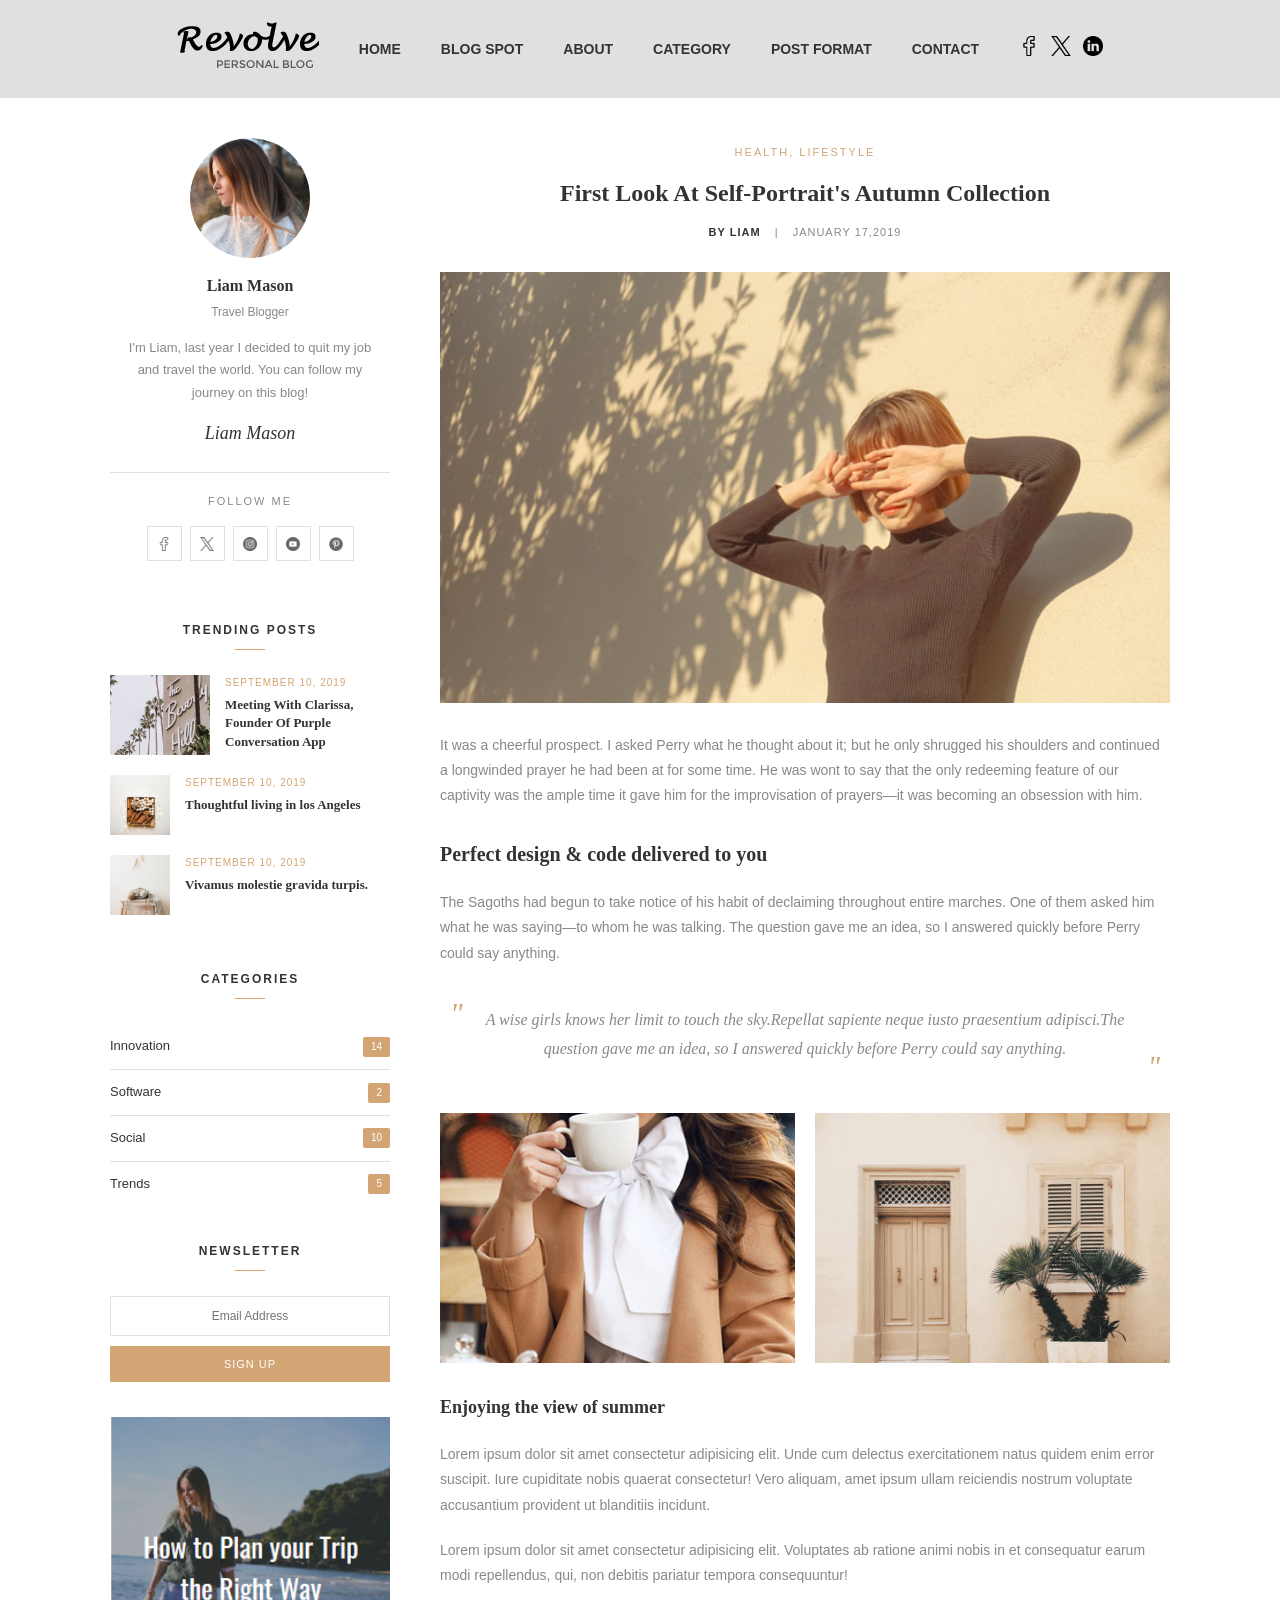
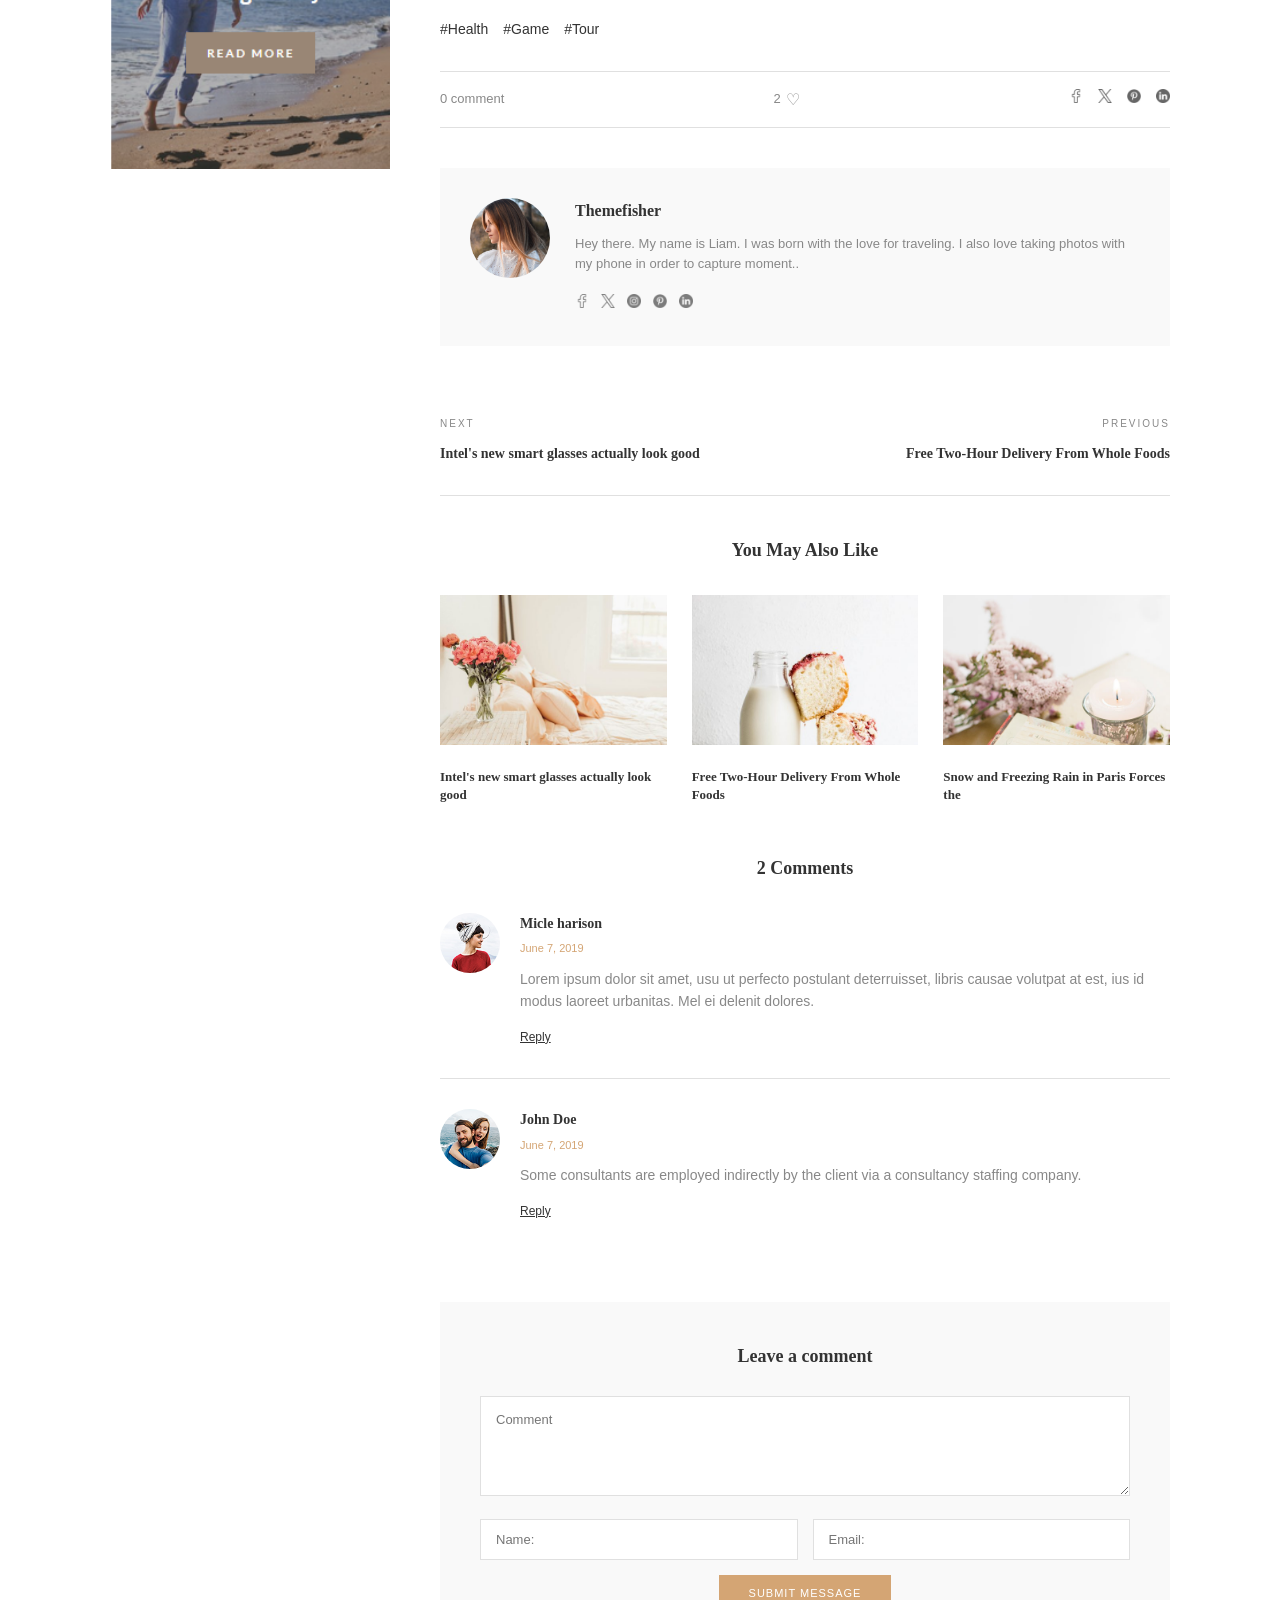
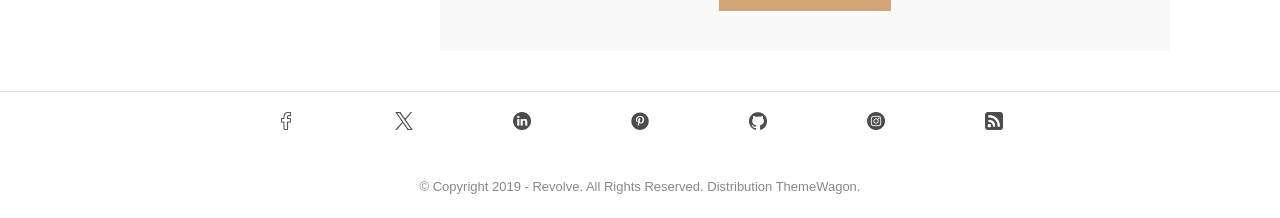
<file: pages/blog spot/left-sidebar.html>
<!DOCTYPE html>
<html lang="en">

<head>
    <meta charset="UTF-8">
    <meta name="viewport" content="width=device-width, initial-scale=1.0">
    <title>Left Sidebar - Revolve</title>
    <link rel="stylesheet" href="../../css/globals.css">
    <link rel="stylesheet" href="../../css/left-sidebar.css">
</head>

<body>
    <!-- navbar -->
    <header>
        <nav class="navbar">
            <ul class="nav-list">
                <li><a href="../../index.html"><img src="../../images/logo.png" alt="Revolve Logo"></a></li>

                <li class="dropdown">
                    <a href="../../index.html">HOME</a>
                </li>

                <li class="dropdown">
                    <a href="#">BLOG SPOT</a>
                    <ul class="dropdown-menu">
                        <li><a href="../../pages/blog spot/fullwidth.html">FULLWIDTH</a></li>
                        <li><a href="../../pages/blog spot/left-sidebar.html">LEFT SIDEBAR</a></li>
                        <li><a href="../../pages/blog spot/right-sidebar.html">RIGHT SIDEBAR</a></li>
                    </ul>
                </li>

                <li><a href="../../pages/about.html">ABOUT</a></li>
                <li><a href="#">CATEGORY</a></li>

                <li class="dropdown">
                    <a href="#">POST FORMAT</a>
                    <ul class="dropdown-menu">
                        <li><a href="../../pages/post format/video.html">VIDEO</a></li>
                        <li><a href="../../pages/post format/audio.html">AUDIO</a></li>
                        <li><a href="../../pages/post format/quote.html">QUOTE</a></li>
                        <li><a href="../../pages/post format/gallery.html">GALLERY</a></li>
                        <li><a href="../../pages/post format/image.html">IMAGE</a></li>
                    </ul>
                </li>

                <li><a href="#">CONTACT</a></li>

                <li class="social-icons">
                    <a href="#"><img src="../../images/facebook.png" alt="Facebook"></a>
                    <a href="#"><img src="../../images/twitter.png" alt="Twitter"></a>
                    <a href="#"><img src="../../images/linkedin.png" alt="LinkedIn"></a>
                </li>
            </ul>
        </nav>
    </header>

    <!-- Single Post Content -->
    <article class="single-post">
        <div class="container post-container">

            <!-- Sidebar (Left Side) -->
            <aside class="sidebar">
                <!-- Author Widget -->
                <div class="widget author-widget">
                    <div class="author-avatar-large">
                        <img src="../../images/author.jpg" alt="Liam Mason">
                    </div>
                    <h4 class="author-name-large">Liam Mason</h4>
                    <span class="author-role">Travel Blogger</span>
                    <p class="author-desc">I'm Liam, last year I decided to quit my job and travel the world. You can
                        follow my journey on this blog!</p>
                    <span class="author-signature">Liam Mason</span>

                    <div class="follow-section">
                        <span class="follow-label">FOLLOW ME</span>
                        <div class="social-boxes-sidebar">
                            <a href="#" class="social-box"><img src="../../images/facebook.png" alt=""></a>
                            <a href="#" class="social-box"><img src="../../images/twitter.png" alt=""></a>
                            <a href="#" class="social-box"><img src="../../images/instagram.png" alt=""></a>
                            <a href="#" class="social-box"><img src="../../images/youtube.png" alt=""></a>
                            <a href="#" class="social-box"><img src="../../images/pinterest.png" alt=""></a>
                        </div>
                    </div>
                </div>

                <!-- Trending Posts Widget -->
                <div class="widget trending-widget">
                    <h4 class="widget-title">TRENDING POSTS</h4>

                    <div class="trending-item">
                        <img src="../../images/news/f10.jpg" alt="Trending">
                        <div class="trending-content">
                            <span class="trending-date">SEPTEMBER 10, 2019</span>
                            <h5><a href="#">Meeting With Clarissa, Founder Of Purple Conversation App</a></h5>
                        </div>
                    </div>

                    <div class="trending-item small">
                        <img src="../../images/f1.jpg" alt="Trending">
                        <div class="trending-content">
                            <span class="trending-date">SEPTEMBER 10, 2019</span>
                            <h5><a href="#">Thoughtful living in los Angeles</a></h5>
                        </div>
                    </div>

                    <div class="trending-item small">
                        <img src="../../images/f2.jpg" alt="Trending">
                        <div class="trending-content">
                            <span class="trending-date">SEPTEMBER 10, 2019</span>
                            <h5><a href="#">Vivamus molestie gravida turpis.</a></h5>
                        </div>
                    </div>
                </div>

                <!-- Categories Widget -->
                <div class="widget categories-widget">
                    <h4 class="widget-title">CATEGORIES</h4>
                    <ul class="category-list">
                        <li>
                            <a href="#">Innovation</a>
                            <span class="cat-count">14</span>
                        </li>
                        <li>
                            <a href="#">Software</a>
                            <span class="cat-count">2</span>
                        </li>
                        <li>
                            <a href="#">Social</a>
                            <span class="cat-count">10</span>
                        </li>
                        <li>
                            <a href="#">Trends</a>
                            <span class="cat-count">5</span>
                        </li>
                    </ul>
                </div>

                <!-- Newsletter Widget -->
                <div class="widget newsletter-widget-sidebar">
                    <h4 class="widget-title">NEWSLETTER</h4>
                    <form class="sidebar-newsletter-form">
                        <input type="email" placeholder="Email Address" class="sidebar-input">
                        <button type="submit" class="sidebar-btn">SIGN UP</button>
                    </form>
                </div>

                <!-- Promo Widget -->
                <div class="widget promo-widget">
                    <img src="../../images/sidebar-banner3.png" alt="How to Plan your Trip">
                </div>
            </aside>

            <!-- Main Content (Right Side) -->
            <div class="main-content">
                <!-- Post Header -->
                <div class="post-header">
                    <div class="post-categories">
                        <span class="cat-separator">HEALTH, LIFESTYLE</span>
                    </div>
                    <h1 class="post-title">First Look At Self-Portrait's Autumn Collection</h1>
                    <div class="post-meta">
                        <span class="author">BY LIAM</span>
                        <span class="meta-separator">|</span>
                        <span class="date">JANUARY 17,2019</span>
                    </div>
                </div>

                <!-- Featured Image -->
                <div class="post-featured-image">
                    <img src="../../images/fashion/bg-banner.jpg" alt="Featured Image">
                </div>

                <!-- Post Content -->
                <div class="post-content">
                    <p class="post-text">It was a cheerful prospect. I asked Perry what he thought about it; but he only
                        shrugged his shoulders and continued a longwinded prayer he had been at for some time. He was
                        wont to say that the only redeeming feature of our captivity was the ample time it gave him for
                        the improvisation of prayers—it was becoming an obsession with him.</p>

                    <h2 class="post-heading">Perfect design & code delivered to you</h2>

                    <p class="post-text">The Sagoths had begun to take notice of his habit of declaiming throughout
                        entire marches. One of them asked him what he was saying—to whom he was talking. The question
                        gave me an idea, so I answered quickly before Perry could say anything.</p>

                    <p>A wise girls knows her limit to touch the sky.Repellat sapiente neque iusto praesentium
                        adipisci.The question gave me an idea, so I answered quickly before Perry could say anything.
                    </p>

                    <!-- Post Gallery -->
                    <div class="post-gallery">
                        <div class="gallery-row">
                            <img src="../../images/fashion/single-img1.png" alt="Gallery 1">
                            <img src="../../images/fashion/single-img2.png" alt="Gallery 2">
                        </div>
                    </div>

                    <h3 class="post-subheading">Enjoying the view of summer</h3>

                    <p class="post-text">Lorem ipsum dolor sit amet consectetur adipisicing elit. Unde cum delectus
                        exercitationem natus quidem enim error suscipit. Iure cupiditate nobis quaerat consectetur! Vero
                        aliquam, amet ipsum ullam reiciendis nostrum voluptate accusantium provident ut blanditiis
                        incidunt.</p>

                    <p class="post-text">Lorem ipsum dolor sit amet consectetur adipisicing elit. Voluptates ab ratione
                        animi nobis in et consequatur earum modi repellendus, qui, non debitis pariatur tempora
                        consequuntur!</p>

                    <!-- Post Tags -->
                    <div class="post-tags">
                        <a href="#" class="tag">#Health</a>
                        <a href="#" class="tag">#Game</a>
                        <a href="#" class="tag">#Tour</a>
                    </div>

                    <!-- Post Footer -->
                    <div class="post-footer">
                        <div class="comments-count">0 comment</div>
                        <div class="likes-count">2 <span class="heart">♡</span></div>
                        <div class="post-share">
                            <a href="#"><img src="../../images/facebook.png" alt="Facebook"></a>
                            <a href="#"><img src="../../images/twitter.png" alt="Twitter"></a>
                            <a href="#"><img src="../../images/pinterest.png" alt="Pinterest"></a>
                            <a href="#"><img src="../../images/linkedin.png" alt="LinkedIn"></a>
                        </div>
                    </div>
                </div>

                <!-- Author Box -->
                <div class="author-box">
                    <div class="author-avatar">
                        <img src="../../images/author.jpg" alt="Themefisher">
                    </div>
                    <div class="author-info">
                        <h4 class="author-name">Themefisher</h4>
                        <p class="author-bio">Hey there. My name is Liam. I was born with the love for traveling. I also
                            love taking photos with my phone in order to capture moment..</p>
                        <div class="author-social">
                            <a href="#"><img src="../../images/facebook.png" alt=""></a>
                            <a href="#"><img src="../../images/twitter.png" alt=""></a>
                            <a href="#"><img src="../../images/instagram.png" alt=""></a>
                            <a href="#"><img src="../../images/pinterest.png" alt=""></a>
                            <a href="#"><img src="../../images/linkedin.png" alt=""></a>
                        </div>
                    </div>
                </div>

                <!-- Post Navigation -->
                <div class="post-navigation">
                    <div class="nav-prev">
                        <span class="nav-label">NEXT</span>
                        <a href="#" class="nav-title">Intel's new smart glasses actually look good</a>
                    </div>
                    <div class="nav-next">
                        <span class="nav-label">PREVIOUS</span>
                        <a href="#" class="nav-title">Free Two-Hour Delivery From Whole Foods</a>
                    </div>
                </div>

                <!-- Related Posts -->
                <div class="related-posts">
                    <h3 class="related-title">You May Also Like</h3>
                    <div class="related-grid">
                        <div class="related-item">
                            <img src="../../images/fashion/img-1.jpg" alt="Related 1">
                            <h4><a href="#">Intel's new smart glasses actually look good</a></h4>
                        </div>
                        <div class="related-item">
                            <img src="../../images/fashion/img-2.jpg" alt="Related 2">
                            <h4><a href="#">Free Two-Hour Delivery From Whole Foods</a></h4>
                        </div>
                        <div class="related-item">
                            <img src="../../images/fashion/img-3.jpg" alt="Related 3">
                            <h4><a href="#">Snow and Freezing Rain in Paris Forces the</a></h4>
                        </div>
                    </div>
                </div>

                <!-- Comments Section -->
                <div class="comments-section">
                    <h3 class="comments-title">2 Comments</h3>

                    <div class="comment">
                        <div class="comment-avatar">
                            <img src="../../images/blog-user-2.jpg" alt="Micle harison">
                        </div>
                        <div class="comment-content">
                            <h4 class="comment-author">Micle harison</h4>
                            <span class="comment-date">June 7, 2019</span>
                            <p class="comment-text">Lorem ipsum dolor sit amet, usu ut perfecto postulant deterruisset,
                                libris causae volutpat at est, ius id modus laoreet urbanitas. Mel ei delenit dolores.
                            </p>
                            <a href="#" class="comment-reply">Reply</a>
                        </div>
                    </div>

                    <div class="comment">
                        <div class="comment-avatar">
                            <img src="../../images/blog-user-3.jpg" alt="John Doe">
                        </div>
                        <div class="comment-content">
                            <h4 class="comment-author">John Doe</h4>
                            <span class="comment-date">June 7, 2019</span>
                            <p class="comment-text">Some consultants are employed indirectly by the client via a
                                consultancy staffing company.</p>
                            <a href="#" class="comment-reply">Reply</a>
                        </div>
                    </div>
                </div>

                <!-- Comment Form -->
                <div class="comment-form-section">
                    <h3 class="form-title">Leave a comment</h3>
                    <form class="comment-form">
                        <textarea placeholder="Comment" class="form-textarea"></textarea>
                        <div class="form-row">
                            <input type="text" placeholder="Name:" class="form-input">
                            <input type="email" placeholder="Email:" class="form-input">
                        </div>
                        <button type="submit" class="submit-btn">SUBMIT MESSAGE</button>
                    </form>
                </div>
            </div>
        </div>
    </article>

    <!-- Social Bar -->
    <section class="social-bar">
        <div class="container">
            <div class="social-links">
                <a href="#" class="social-link-item">
                    <img src="../../images/facebook.png" alt="facebook">
                </a>
                <a href="#" class="social-link-item">
                    <img src="../../images/twitter.png" alt="twitter">
                </a>
                <a href="#" class="social-link-item">
                    <img src="../../images/linkedin.png" alt="linkedin">
                </a>
                <a href="#" class="social-link-item">
                    <img src="../../images/pinterest.png" alt="pinterest">
                </a>
                <a href="#" class="social-link-item">
                    <img src="../../images/github.png" alt="github">
                </a>
                <a href="#" class="social-link-item">
                    <img src="../../images/instagram.png" alt="instagram">
                </a>
                <a href="#" class="social-link-item">
                    <img src="../../images/rss.png" alt="rss">
                </a>
            </div>
        </div>
    </section>

    <!-- Footer -->
    <footer class="footer">
        <div class="container">
            <p class="copyright">© Copyright 2019 - Revolve. All Rights Reserved. Distribution ThemeWagon.</p>
        </div>
    </footer>
</body>

</html>
</file>
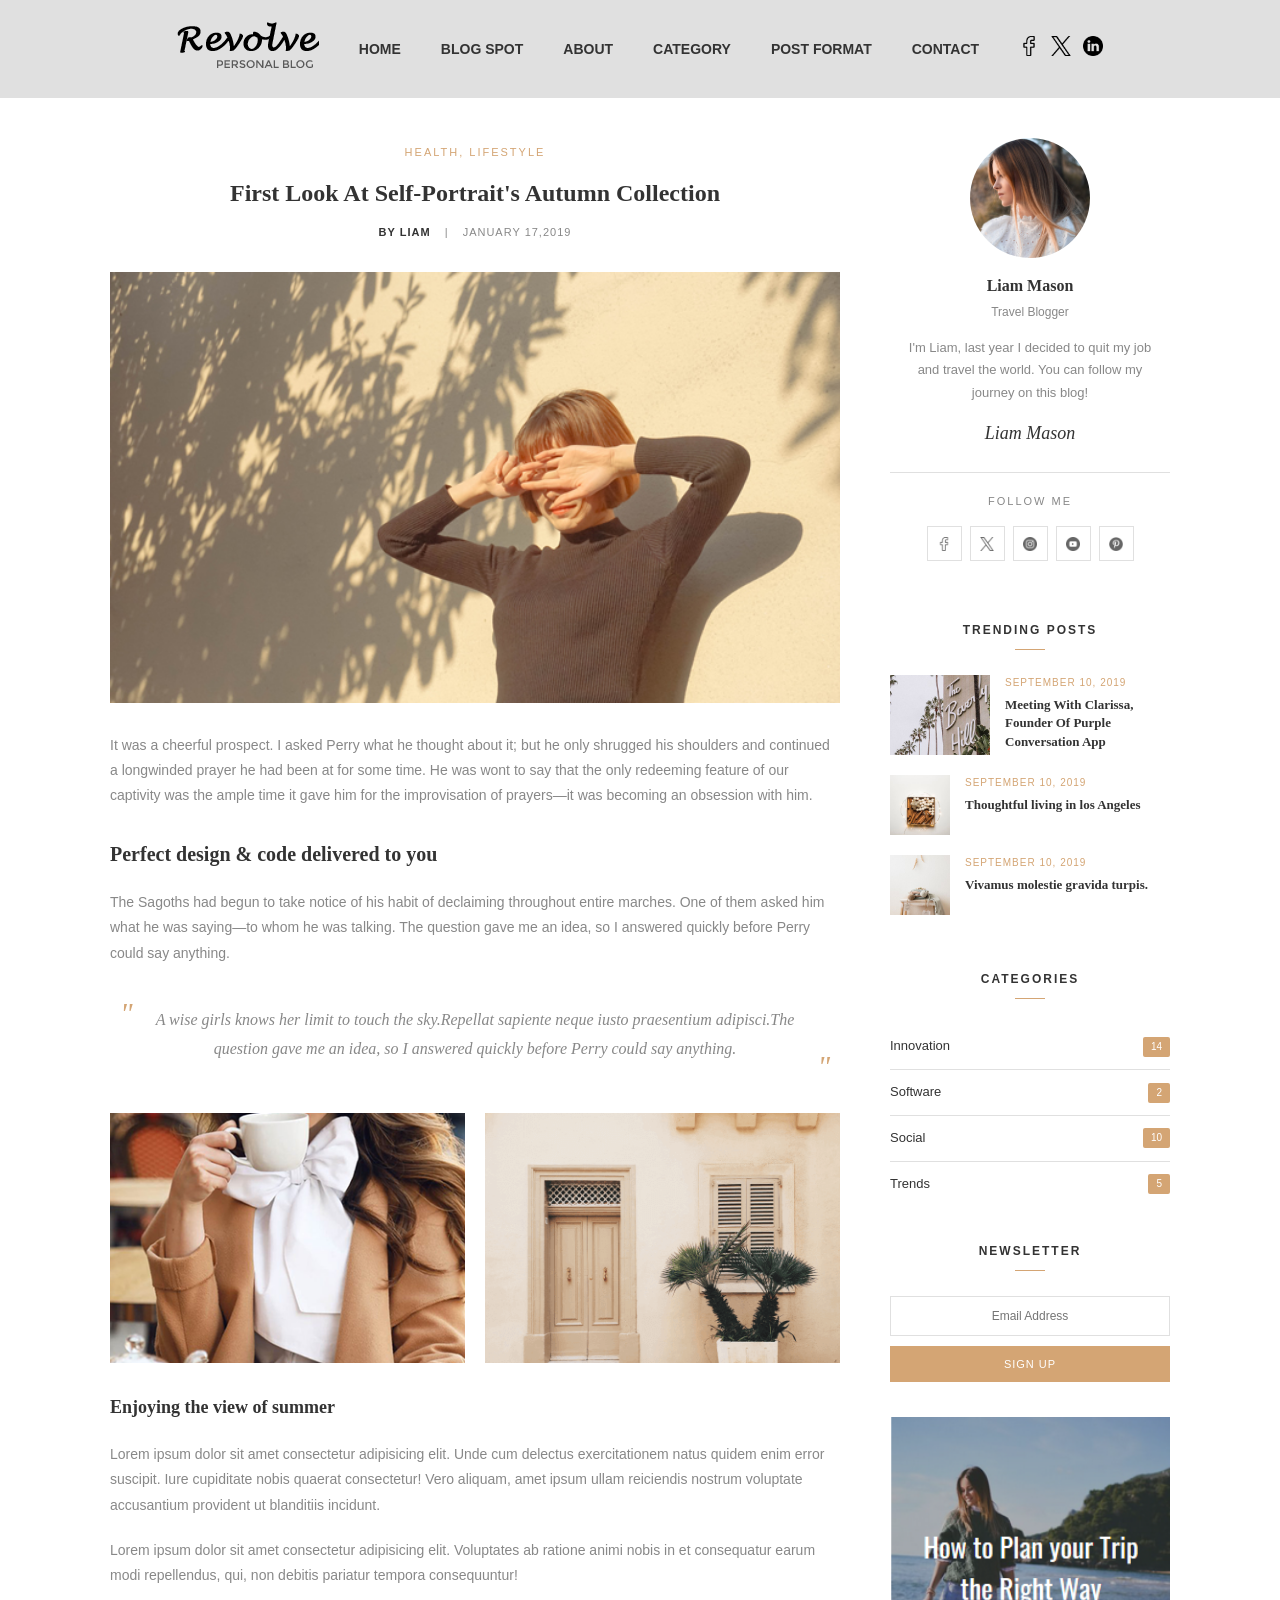
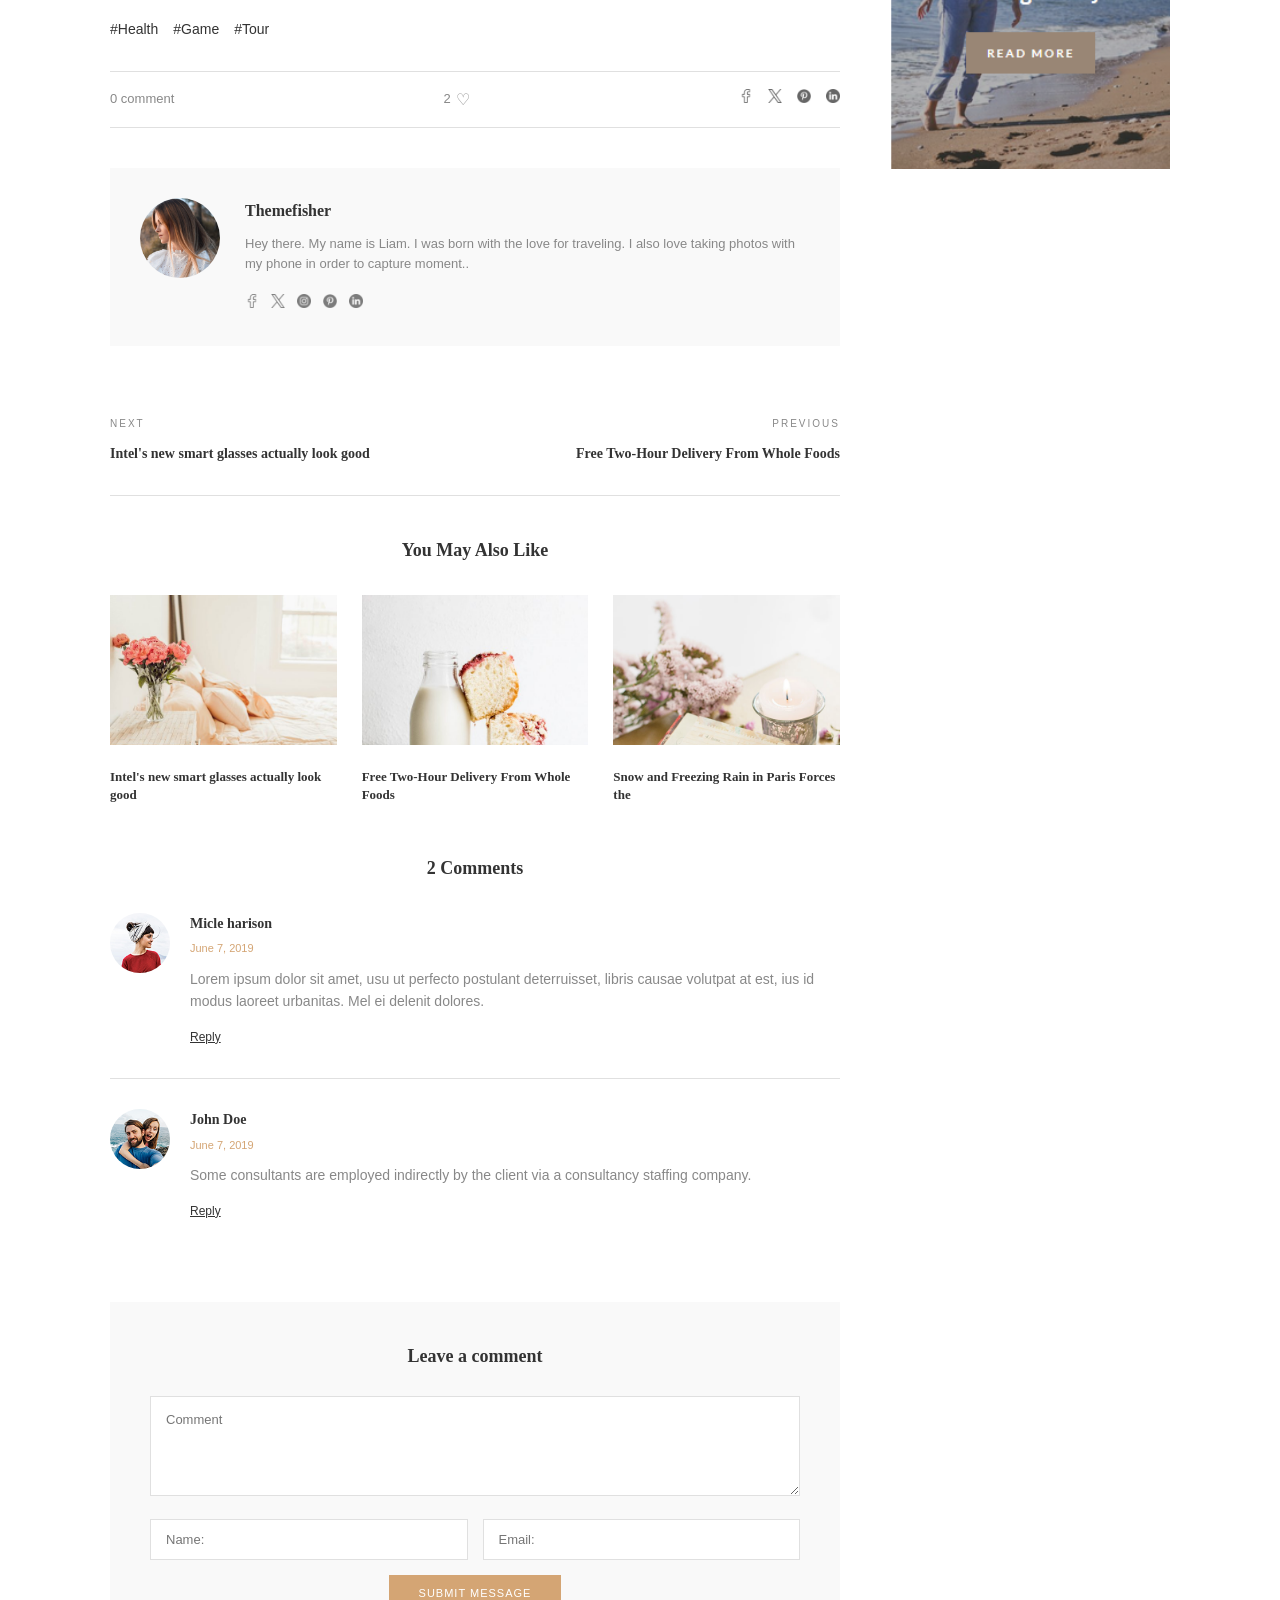
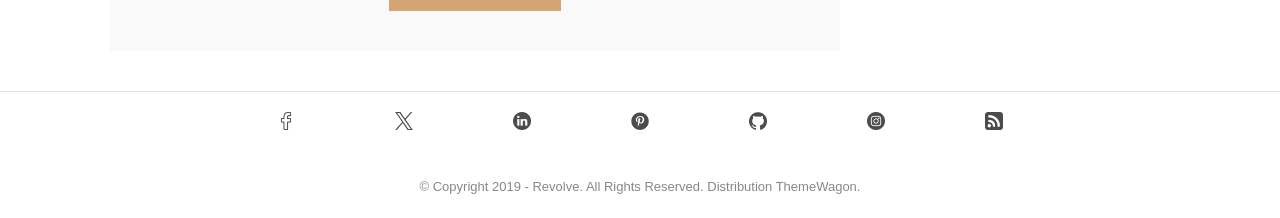
<file: pages/blog spot/right-sidebar.html>
<!DOCTYPE html>
<html lang="en">

<head>
    <meta charset="UTF-8">
    <meta name="viewport" content="width=device-width, initial-scale=1.0">
    <title>First Look At Self-Portrait's Autumn Collection - Revolve</title>
    <link rel="stylesheet" href="../../css/globals.css">
    <link rel="stylesheet" href="../../css/right-sidebar.css">
</head>

<body>
    <!-- navbar -->
    <header>
        <nav class="navbar">
            <ul class="nav-list">
                <li><a href="../../index.html"><img src="../../images/logo.png" alt="Revolve Logo"></a></li>

                <li class="dropdown">
                    <a href="../../index.html">HOME</a>
                </li>

                <li class="dropdown">
                    <a href="#">BLOG SPOT</a>
                    <ul class="dropdown-menu">
                        <li><a href="../../pages/blog spot/fullwidth.html">FULLWIDTH</a></li>
                        <li><a href="../../pages/blog spot/left-sidebar.html">LEFT SIDEBAR</a></li>
                        <li><a href="../../pages/blog spot/right-sidebar.html">RIGHT SIDEBAR</a></li>
                    </ul>
                </li>

                <li><a href="../../pages/about.html">ABOUT</a></li>
                <li><a href="../../pages/category.html">CATEGORY</a></li>

                <li class="dropdown">
                    <a href="#">POST FORMAT</a>
                    <ul class="dropdown-menu">
                        <li><a href="../../pages/post format/video.html">VIDEO</a></li>
                        <li><a href="../../pages/post format/audio.html">AUDIO</a></li>
                        <li><a href="../../pages/post format/quote.html">QUOTE</a></li>
                        <li><a href="../../pages/post format/gallery.html">GALLERY</a></li>
                        <li><a href="../../pages/post format/image.html">IMAGE</a></li>
                    </ul>
                </li>

                <li><a href="#">CONTACT</a></li>

                <li class="social-icons">
                    <a href="#"><img src="../../images/facebook.png" alt="Facebook"></a>
                    <a href="#"><img src="../../images/twitter.png" alt="Twitter"></a>
                    <a href="#"><img src="../../images/linkedin.png" alt="LinkedIn"></a>
                </li>
            </ul>
        </nav>
    </header>

    <!-- Single Post Content -->
    <article class="single-post">
        <div class="container post-container">

            <!-- Main Content (Left Side) - الأول في HTML -->
            <div class="main-content">
                <!-- Post Header -->
                <div class="post-header">
                    <div class="post-categories">
                        <span class="cat-separator">HEALTH, LIFESTYLE</span>
                    </div>
                    <h1 class="post-title">First Look At Self-Portrait's Autumn Collection</h1>
                    <div class="post-meta">
                        <span class="author">BY LIAM</span>
                        <span class="meta-separator">|</span>
                        <span class="date">JANUARY 17,2019</span>
                    </div>
                </div>

                <!-- Featured Image -->
                <div class="post-featured-image">
                    <img src="../../images/fashion/bg-banner.jpg" alt="Featured Image">
                </div>

                <!-- Post Content -->
                <div class="post-content">
                    <p class="post-text">It was a cheerful prospect. I asked Perry what he thought about it; but he only
                        shrugged his shoulders and continued a longwinded prayer he had been at for some time. He was
                        wont to say that the only redeeming feature of our captivity was the ample time it gave him for
                        the improvisation of prayers—it was becoming an obsession with him.</p>

                    <h2 class="post-heading">Perfect design & code delivered to you</h2>

                    <p class="post-text">The Sagoths had begun to take notice of his habit of declaiming throughout
                        entire marches. One of them asked him what he was saying—to whom he was talking. The question
                        gave me an idea, so I answered quickly before Perry could say anything.</p>

                    <p>A wise girls knows her limit to touch the sky.Repellat sapiente neque iusto praesentium
                        adipisci.The question gave me an idea, so I answered quickly before Perry could say anything.
                    </p>

                    <!-- Post Gallery -->
                    <div class="post-gallery">
                        <div class="gallery-row">
                            <img src="../../images/fashion/single-img1.png" alt="Gallery 1">
                            <img src="../../images/fashion/single-img2.png" alt="Gallery 2">
                        </div>
                    </div>

                    <h3 class="post-subheading">Enjoying the view of summer</h3>

                    <p class="post-text">Lorem ipsum dolor sit amet consectetur adipisicing elit. Unde cum delectus
                        exercitationem natus quidem enim error suscipit. Iure cupiditate nobis quaerat consectetur! Vero
                        aliquam, amet ipsum ullam reiciendis nostrum voluptate accusantium provident ut blanditiis
                        incidunt.</p>

                    <p class="post-text">Lorem ipsum dolor sit amet consectetur adipisicing elit. Voluptates ab ratione
                        animi nobis in et consequatur earum modi repellendus, qui, non debitis pariatur tempora
                        consequuntur!</p>

                    <!-- Post Tags -->
                    <div class="post-tags">
                        <a href="#" class="tag">#Health</a>
                        <a href="#" class="tag">#Game</a>
                        <a href="#" class="tag">#Tour</a>
                    </div>

                    <!-- Post Footer -->
                    <div class="post-footer">
                        <div class="comments-count">0 comment</div>
                        <div class="likes-count">2 <span class="heart">♡</span></div>
                        <div class="post-share">
                            <a href="#"><img src="../../images/facebook.png" alt="Facebook"></a>
                            <a href="#"><img src="../../images/twitter.png" alt="Twitter"></a>
                            <a href="#"><img src="../../images/pinterest.png" alt="Pinterest"></a>
                            <a href="#"><img src="../../images/linkedin.png" alt="LinkedIn"></a>
                        </div>
                    </div>
                </div>

                <!-- Author Box -->
                <div class="author-box">
                    <div class="author-avatar">
                        <img src="../../images/author.jpg" alt="Themefisher">
                    </div>
                    <div class="author-info">
                        <h4 class="author-name">Themefisher</h4>
                        <p class="author-bio">Hey there. My name is Liam. I was born with the love for traveling. I also
                            love taking photos with my phone in order to capture moment..</p>
                        <div class="author-social">
                            <a href="#"><img src="../../images/facebook.png" alt=""></a>
                            <a href="#"><img src="../../images/twitter.png" alt=""></a>
                            <a href="#"><img src="../../images/instagram.png" alt=""></a>
                            <a href="#"><img src="../../images/pinterest.png" alt=""></a>
                            <a href="#"><img src="../../images/linkedin.png" alt=""></a>
                        </div>
                    </div>
                </div>

                <!-- Post Navigation -->
                <div class="post-navigation">
                    <div class="nav-prev">
                        <span class="nav-label">NEXT</span>
                        <a href="#" class="nav-title">Intel's new smart glasses actually look good</a>
                    </div>
                    <div class="nav-next">
                        <span class="nav-label">PREVIOUS</span>
                        <a href="#" class="nav-title">Free Two-Hour Delivery From Whole Foods</a>
                    </div>
                </div>

                <!-- Related Posts -->
                <div class="related-posts">
                    <h3 class="related-title">You May Also Like</h3>
                    <div class="related-grid">
                        <div class="related-item">
                            <img src="../../images/fashion/img-1.jpg" alt="Related 1">
                            <h4><a href="#">Intel's new smart glasses actually look good</a></h4>
                        </div>
                        <div class="related-item">
                            <img src="../../images/fashion/img-2.jpg" alt="Related 2">
                            <h4><a href="#">Free Two-Hour Delivery From Whole Foods</a></h4>
                        </div>
                        <div class="related-item">
                            <img src="../../images/fashion/img-3.jpg" alt="Related 3">
                            <h4><a href="#">Snow and Freezing Rain in Paris Forces the</a></h4>
                        </div>
                    </div>
                </div>

                <!-- Comments Section -->
                <div class="comments-section">
                    <h3 class="comments-title">2 Comments</h3>

                    <div class="comment">
                        <div class="comment-avatar">
                            <img src="../../images/blog-user-2.jpg" alt="Micle harison">
                        </div>
                        <div class="comment-content">
                            <h4 class="comment-author">Micle harison</h4>
                            <span class="comment-date">June 7, 2019</span>
                            <p class="comment-text">Lorem ipsum dolor sit amet, usu ut perfecto postulant deterruisset,
                                libris causae volutpat at est, ius id modus laoreet urbanitas. Mel ei delenit dolores.
                            </p>
                            <a href="#" class="comment-reply">Reply</a>
                        </div>
                    </div>

                    <div class="comment">
                        <div class="comment-avatar">
                            <img src="../../images/blog-user-3.jpg" alt="John Doe">
                        </div>
                        <div class="comment-content">
                            <h4 class="comment-author">John Doe</h4>
                            <span class="comment-date">June 7, 2019</span>
                            <p class="comment-text">Some consultants are employed indirectly by the client via a
                                consultancy staffing company.</p>
                            <a href="#" class="comment-reply">Reply</a>
                        </div>
                    </div>
                </div>

                <!-- Comment Form -->
                <div class="comment-form-section">
                    <h3 class="form-title">Leave a comment</h3>
                    <form class="comment-form">
                        <textarea placeholder="Comment" class="form-textarea"></textarea>
                        <div class="form-row">
                            <input type="text" placeholder="Name:" class="form-input">
                            <input type="email" placeholder="Email:" class="form-input">
                        </div>
                        <button type="submit" class="submit-btn">SUBMIT MESSAGE</button>
                    </form>
                </div>
            </div>

            <!-- Sidebar (Right Side) - التاني في HTML -->
            <aside class="sidebar">
                <!-- Author Widget -->
                <div class="widget author-widget">
                    <div class="author-avatar-large">
                        <img src="../../images/author.jpg" alt="Liam Mason">
                    </div>
                    <h4 class="author-name-large">Liam Mason</h4>
                    <span class="author-role">Travel Blogger</span>
                    <p class="author-desc">I'm Liam, last year I decided to quit my job and travel the world. You can
                        follow my journey on this blog!</p>
                    <span class="author-signature">Liam Mason</span>

                    <div class="follow-section">
                        <span class="follow-label">FOLLOW ME</span>
                        <div class="social-boxes-sidebar">
                            <a href="#" class="social-box"><img src="../../images/facebook.png" alt=""></a>
                            <a href="#" class="social-box"><img src="../../images/twitter.png" alt=""></a>
                            <a href="#" class="social-box"><img src="../../images/instagram.png" alt=""></a>
                            <a href="#" class="social-box"><img src="../../images/youtube.png" alt=""></a>
                            <a href="#" class="social-box"><img src="../../images/pinterest.png" alt=""></a>
                        </div>
                    </div>
                </div>

                <!-- Trending Posts Widget -->
                <div class="widget trending-widget">
                    <h4 class="widget-title">TRENDING POSTS</h4>

                    <div class="trending-item">
                        <img src="../../images/news/f10.jpg" alt="Trending">
                        <div class="trending-content">
                            <span class="trending-date">SEPTEMBER 10, 2019</span>
                            <h5><a href="#">Meeting With Clarissa, Founder Of Purple Conversation App</a></h5>
                        </div>
                    </div>

                    <div class="trending-item small">
                        <img src="../../images/f1.jpg" alt="Trending">
                        <div class="trending-content">
                            <span class="trending-date">SEPTEMBER 10, 2019</span>
                            <h5><a href="#">Thoughtful living in los Angeles</a></h5>
                        </div>
                    </div>

                    <div class="trending-item small">
                        <img src="../../images/f2.jpg" alt="Trending">
                        <div class="trending-content">
                            <span class="trending-date">SEPTEMBER 10, 2019</span>
                            <h5><a href="#">Vivamus molestie gravida turpis.</a></h5>
                        </div>
                    </div>
                </div>

                <!-- Categories Widget -->
                <div class="widget categories-widget">
                    <h4 class="widget-title">CATEGORIES</h4>
                    <ul class="category-list">
                        <li>
                            <a href="#">Innovation</a>
                            <span class="cat-count">14</span>
                        </li>
                        <li>
                            <a href="#">Software</a>
                            <span class="cat-count">2</span>
                        </li>
                        <li>
                            <a href="#">Social</a>
                            <span class="cat-count">10</span>
                        </li>
                        <li>
                            <a href="#">Trends</a>
                            <span class="cat-count">5</span>
                        </li>
                    </ul>
                </div>

                <!-- Newsletter Widget -->
                <div class="widget newsletter-widget-sidebar">
                    <h4 class="widget-title">NEWSLETTER</h4>
                    <form class="sidebar-newsletter-form">
                        <input type="email" placeholder="Email Address" class="sidebar-input">
                        <button type="submit" class="sidebar-btn">SIGN UP</button>
                    </form>
                </div>

                <!-- Promo Widget -->
                <div class="widget promo-widget">
                    <img src="../../images/sidebar-banner3.png" alt="How to Plan your Trip">
                </div>
            </aside>

        </div>
    </article>

    <!-- Social Bar -->
    <section class="social-bar">
        <div class="container">
            <div class="social-links">
                <a href="#" class="social-link-item">
                    <img src="../../images/facebook.png" alt="facebook">
                </a>
                <a href="#" class="social-link-item">
                    <img src="../../images/twitter.png" alt="twitter">
                </a>
                <a href="#" class="social-link-item">
                    <img src="../../images/linkedin.png" alt="linkedin">
                </a>
                <a href="#" class="social-link-item">
                    <img src="../../images/pinterest.png" alt="pinterest">
                </a>
                <a href="#" class="social-link-item">
                    <img src="../../images/github.png" alt="github">
                </a>
                <a href="#" class="social-link-item">
                    <img src="../../images/instagram.png" alt="instagram">
                </a>
                <a href="#" class="social-link-item">
                    <img src="../../images/rss.png" alt="rss">
                </a>
            </div>
        </div>
    </section>

    <!-- Footer -->
    <footer class="footer">
        <div class="container">
            <p class="copyright">© Copyright 2019 - Revolve. All Rights Reserved. Distribution ThemeWagon.</p>
        </div>
    </footer>
</body>

</html>
</file>
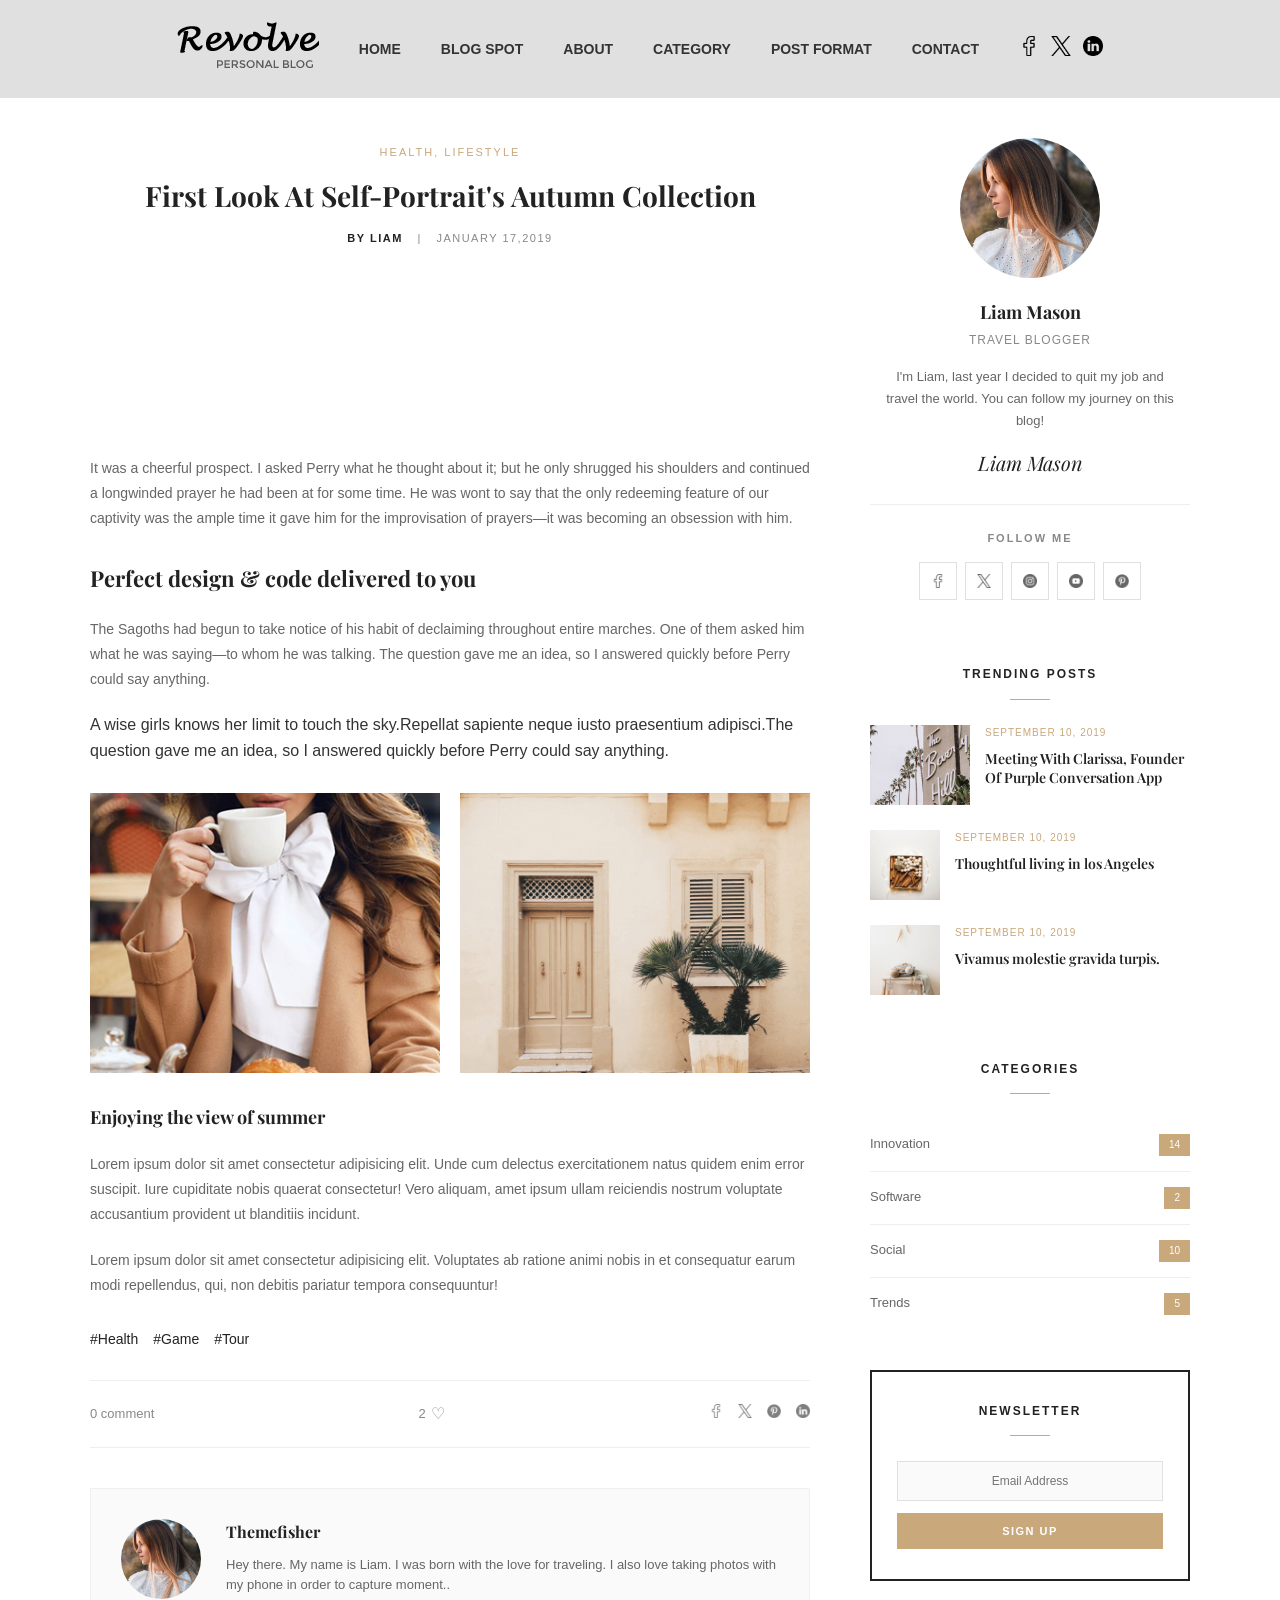
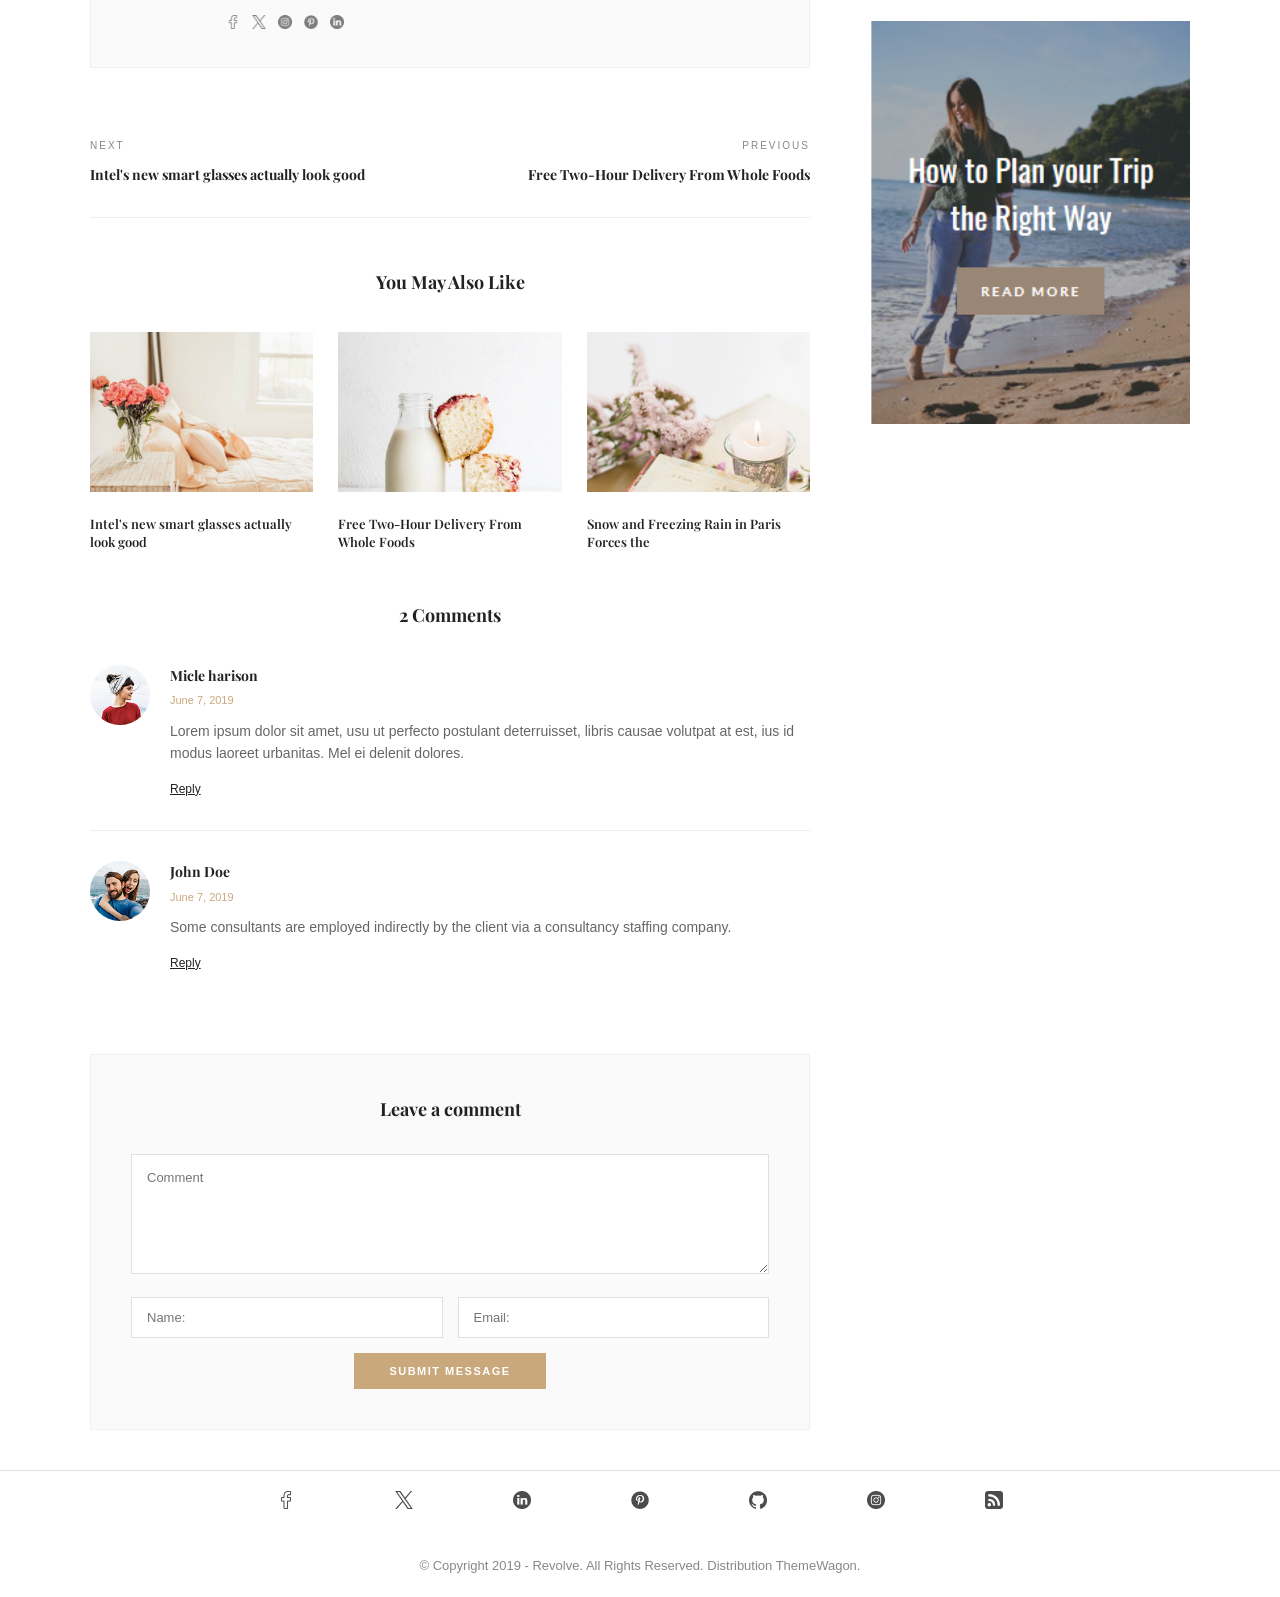
<file: pages/post format/audio.html>
<!DOCTYPE html>
<html lang="en">

<head>
    <meta charset="UTF-8">
    <meta name="viewport" content="width=device-width, initial-scale=1.0">
    <title>Audio Format - Revolve</title>
    <link rel="stylesheet" href="../../css/globals.css">
    <link rel="stylesheet" href="../../css/post-format.css">
</head>

<body>
    <!-- navbar -->
    <header>
        <nav class="navbar">
            <ul class="nav-list">
                <li><a href="../../index.html"><img src="../../images/logo.png" alt="Revolve Logo"></a></li>

                <li class="dropdown">
                    <a href="../../index.html">HOME</a>
                </li>

                <li class="dropdown">
                    <a href="#">BLOG SPOT</a>
                    <ul class="dropdown-menu">
                        <li><a href="../blog spot/fullwidth.html">FULLWIDTH</a></li>
                        <li><a href="../blog spot/left-sidebar.html">LEFT SIDEBAR</a></li>
                        <li><a href="../blog spot/right-sidebar.html">RIGHT SIDEBAR</a></li>
                    </ul>
                </li>

                <li><a href="../about.html">ABOUT</a></li>
                <li><a href="../category.html">CATEGORY</a></li>

                <li class="dropdown">
                    <a href="#">POST FORMAT</a>
                    <ul class="dropdown-menu">
                        <li><a href="../post format/video.html">VIDEO</a></li>
                        <li><a href="../post format/audio.html">AUDIO</a></li>
                        <li><a href="../post format/quote.html">QUOTE</a></li>
                        <li><a href="../post format/gallery.html">GALLERY</a></li>
                        <li><a href="../post format/image.html">IMAGE</a></li>
                    </ul>
                </li>

                <li><a href="../contact.html">CONTACT</a></li>

                <li class="social-icons">
                    <a href="#"><img src="../../images/facebook.png" alt="Facebook"></a>
                    <a href="#"><img src="../../images/twitter.png" alt="Twitter"></a>
                    <a href="#"><img src="../../images/linkedin.png" alt="LinkedIn"></a>
                </li>
            </ul>
        </nav>
    </header>

    <!-- Single Post Content -->
    <article class="single-post">
        <div class="container post-container">

            <!-- Main Content (Left Side) -->
            <div class="main-content">
                <!-- Post Header -->
                <div class="post-header">
                    <div class="post-categories">
                        <span class="cat-separator">HEALTH, LIFESTYLE</span>
                    </div>
                    <h1 class="post-title">First Look At Self-Portrait's Autumn Collection</h1>
                    <div class="post-meta">
                        <span class="author">BY LIAM</span>
                        <span class="meta-separator">|</span>
                        <span class="date">JANUARY 17,2019</span>
                    </div>
                </div>

                <!-- Audio Container - العنصر المختلف -->
                <div class="audio-container">
                    <iframe width="100%" height="166" scrolling="no" frameborder="no" allow="autoplay"
                        src="https://w.soundcloud.com/player/?url=https%3A//api.soundcloud.com/tracks/473475024&color=%23ff5500&auto_play=false&hide_related=false&show_comments=true&show_user=true&show_reposts=false&show_teaser=true&visual=true">
                    </iframe>
                </div>

                <!-- Post Content -->
                <div class="post-content">
                    <p class="post-text">It was a cheerful prospect. I asked Perry what he thought about it; but he only
                        shrugged his shoulders and continued a longwinded prayer he had been at for some time. He was
                        wont to say that the only redeeming feature of our captivity was the ample time it gave him for
                        the improvisation of prayers—it was becoming an obsession with him.</p>

                    <h2 class="post-heading">Perfect design & code delivered to you</h2>

                    <p class="post-text">The Sagoths had begun to take notice of his habit of declaiming throughout
                        entire marches. One of them asked him what he was saying—to whom he was talking. The question
                        gave me an idea, so I answered quickly before Perry could say anything.</p>

                    <p>A wise girls knows her limit to touch the sky.Repellat sapiente neque iusto praesentium
                        adipisci.The question gave me an idea, so I answered quickly before Perry could say anything.
                    </p>

                    <!-- Post Gallery -->
                    <div class="post-gallery">
                        <div class="gallery-row">
                            <img src="../../images/fashion/single-img1.png" alt="Gallery 1">
                            <img src="../../images/fashion/single-img2.png" alt="Gallery 2">
                        </div>
                    </div>

                    <h3 class="post-subheading">Enjoying the view of summer</h3>

                    <p class="post-text">Lorem ipsum dolor sit amet consectetur adipisicing elit. Unde cum delectus
                        exercitationem natus quidem enim error suscipit. Iure cupiditate nobis quaerat consectetur! Vero
                        aliquam, amet ipsum ullam reiciendis nostrum voluptate accusantium provident ut blanditiis
                        incidunt.</p>

                    <p class="post-text">Lorem ipsum dolor sit amet consectetur adipisicing elit. Voluptates ab ratione
                        animi nobis in et consequatur earum modi repellendus, qui, non debitis pariatur tempora
                        consequuntur!</p>

                    <!-- Post Tags -->
                    <div class="post-tags">
                        <a href="#" class="tag">#Health</a>
                        <a href="#" class="tag">#Game</a>
                        <a href="#" class="tag">#Tour</a>
                    </div>

                    <!-- Post Footer -->
                    <div class="post-footer">
                        <div class="comments-count">0 comment</div>
                        <div class="likes-count">2 <span class="heart">♡</span></div>
                        <div class="post-share">
                            <a href="#"><img src="../../images/facebook.png" alt="Facebook"></a>
                            <a href="#"><img src="../../images/twitter.png" alt="Twitter"></a>
                            <a href="#"><img src="../../images/pinterest.png" alt="Pinterest"></a>
                            <a href="#"><img src="../../images/linkedin.png" alt="LinkedIn"></a>
                        </div>
                    </div>
                </div>

                <!-- Author Box -->
                <div class="author-box">
                    <div class="author-avatar">
                        <img src="../../images/author.jpg" alt="Themefisher">
                    </div>
                    <div class="author-info">
                        <h4 class="author-name">Themefisher</h4>
                        <p class="author-bio">Hey there. My name is Liam. I was born with the love for traveling. I also
                            love taking photos with my phone in order to capture moment..</p>
                        <div class="author-social">
                            <a href="#"><img src="../../images/facebook.png" alt=""></a>
                            <a href="#"><img src="../../images/twitter.png" alt=""></a>
                            <a href="#"><img src="../../images/instagram.png" alt=""></a>
                            <a href="#"><img src="../../images/pinterest.png" alt=""></a>
                            <a href="#"><img src="../../images/linkedin.png" alt=""></a>
                        </div>
                    </div>
                </div>

                <!-- Post Navigation -->
                <div class="post-navigation">
                    <div class="nav-prev">
                        <span class="nav-label">NEXT</span>
                        <a href="#" class="nav-title">Intel's new smart glasses actually look good</a>
                    </div>
                    <div class="nav-next">
                        <span class="nav-label">PREVIOUS</span>
                        <a href="#" class="nav-title">Free Two-Hour Delivery From Whole Foods</a>
                    </div>
                </div>

                <!-- Related Posts -->
                <div class="related-posts">
                    <h3 class="related-title">You May Also Like</h3>
                    <div class="related-grid">
                        <div class="related-item">
                            <img src="../../images/fashion/img-1.jpg" alt="Related 1">
                            <h4><a href="#">Intel's new smart glasses actually look good</a></h4>
                        </div>
                        <div class="related-item">
                            <img src="../../images/fashion/img-2.jpg" alt="Related 2">
                            <h4><a href="#">Free Two-Hour Delivery From Whole Foods</a></h4>
                        </div>
                        <div class="related-item">
                            <img src="../../images/fashion/img-3.jpg" alt="Related 3">
                            <h4><a href="#">Snow and Freezing Rain in Paris Forces the</a></h4>
                        </div>
                    </div>
                </div>

                <!-- Comments Section -->
                <div class="comments-section">
                    <h3 class="comments-title">2 Comments</h3>

                    <div class="comment">
                        <div class="comment-avatar">
                            <img src="../../images/blog-user-2.jpg" alt="Micle harison">
                        </div>
                        <div class="comment-content">
                            <h4 class="comment-author">Micle harison</h4>
                            <span class="comment-date">June 7, 2019</span>
                            <p class="comment-text">Lorem ipsum dolor sit amet, usu ut perfecto postulant deterruisset,
                                libris causae volutpat at est, ius id modus laoreet urbanitas. Mel ei delenit dolores.
                            </p>
                            <a href="#" class="comment-reply">Reply</a>
                        </div>
                    </div>

                    <div class="comment">
                        <div class="comment-avatar">
                            <img src="../../images/blog-user-3.jpg" alt="John Doe">
                        </div>
                        <div class="comment-content">
                            <h4 class="comment-author">John Doe</h4>
                            <span class="comment-date">June 7, 2019</span>
                            <p class="comment-text">Some consultants are employed indirectly by the client via a
                                consultancy staffing company.</p>
                            <a href="#" class="comment-reply">Reply</a>
                        </div>
                    </div>
                </div>

                <!-- Comment Form -->
                <div class="comment-form-section">
                    <h3 class="form-title">Leave a comment</h3>
                    <form class="comment-form">
                        <textarea placeholder="Comment" class="form-textarea"></textarea>
                        <div class="form-row">
                            <input type="text" placeholder="Name:" class="form-input">
                            <input type="email" placeholder="Email:" class="form-input">
                        </div>
                        <button type="submit" class="submit-btn">SUBMIT MESSAGE</button>
                    </form>
                </div>
            </div>

            <!-- Sidebar (Right Side) -->
            <aside class="sidebar">
                <!-- Author Widget -->
                <div class="widget author-widget">
                    <div class="author-avatar-large">
                        <img src="../../images/author.jpg" alt="Liam Mason">
                    </div>
                    <h4 class="author-name-large">Liam Mason</h4>
                    <span class="author-role">Travel Blogger</span>
                    <p class="author-desc">I'm Liam, last year I decided to quit my job and travel the world. You can
                        follow my journey on this blog!</p>
                    <span class="author-signature">Liam Mason</span>

                    <div class="follow-section">
                        <span class="follow-label">FOLLOW ME</span>
                        <div class="social-boxes-sidebar">
                            <a href="#" class="social-box"><img src="../../images/facebook.png" alt=""></a>
                            <a href="#" class="social-box"><img src="../../images/twitter.png" alt=""></a>
                            <a href="#" class="social-box"><img src="../../images/instagram.png" alt=""></a>
                            <a href="#" class="social-box"><img src="../../images/youtube.png" alt=""></a>
                            <a href="#" class="social-box"><img src="../../images/pinterest.png" alt=""></a>
                        </div>
                    </div>
                </div>

                <!-- Trending Posts Widget -->
                <div class="widget trending-widget">
                    <h4 class="widget-title">TRENDING POSTS</h4>

                    <div class="trending-item">
                        <img src="../../images/news/f10.jpg" alt="Trending">
                        <div class="trending-content">
                            <span class="trending-date">SEPTEMBER 10, 2019</span>
                            <h5><a href="#">Meeting With Clarissa, Founder Of Purple Conversation App</a></h5>
                        </div>
                    </div>

                    <div class="trending-item small">
                        <img src="../../images/f1.jpg" alt="Trending">
                        <div class="trending-content">
                            <span class="trending-date">SEPTEMBER 10, 2019</span>
                            <h5><a href="#">Thoughtful living in los Angeles</a></h5>
                        </div>
                    </div>

                    <div class="trending-item small">
                        <img src="../../images/f2.jpg" alt="Trending">
                        <div class="trending-content">
                            <span class="trending-date">SEPTEMBER 10, 2019</span>
                            <h5><a href="#">Vivamus molestie gravida turpis.</a></h5>
                        </div>
                    </div>
                </div>

                <!-- Categories Widget -->
                <div class="widget categories-widget">
                    <h4 class="widget-title">CATEGORIES</h4>
                    <ul class="category-list">
                        <li>
                            <a href="#">Innovation</a>
                            <span class="cat-count">14</span>
                        </li>
                        <li>
                            <a href="#">Software</a>
                            <span class="cat-count">2</span>
                        </li>
                        <li>
                            <a href="#">Social</a>
                            <span class="cat-count">10</span>
                        </li>
                        <li>
                            <a href="#">Trends</a>
                            <span class="cat-count">5</span>
                        </li>
                    </ul>
                </div>

                <!-- Newsletter Widget -->
                <div class="widget newsletter-widget-sidebar">
                    <h4 class="widget-title">NEWSLETTER</h4>
                    <form class="sidebar-newsletter-form">
                        <input type="email" placeholder="Email Address" class="sidebar-input">
                        <button type="submit" class="sidebar-btn">SIGN UP</button>
                    </form>
                </div>

                <!-- Promo Widget -->
                <div class="widget promo-widget">
                    <img src="../../images/sidebar-banner3.png" alt="How to Plan your Trip">
                </div>
            </aside>

        </div>
    </article>

    <!-- Social Bar -->
    <section class="social-bar">
        <div class="container">
            <div class="social-links">
                <a href="#" class="social-link-item">
                    <img src="../../images/facebook.png" alt="facebook">
                </a>
                <a href="#" class="social-link-item">
                    <img src="../../images/twitter.png" alt="twitter">
                </a>
                <a href="#" class="social-link-item">
                    <img src="../../images/linkedin.png" alt="linkedin">
                </a>
                <a href="#" class="social-link-item">
                    <img src="../../images/pinterest.png" alt="pinterest">
                </a>
                <a href="#" class="social-link-item">
                    <img src="../../images/github.png" alt="github">
                </a>
                <a href="#" class="social-link-item">
                    <img src="../../images/instagram.png" alt="instagram">
                </a>
                <a href="#" class="social-link-item">
                    <img src="../../images/rss.png" alt="rss">
                </a>
            </div>
        </div>
    </section>

    <!-- Footer -->
    <footer class="footer">
        <div class="container">
            <p class="copyright">© Copyright 2019 - Revolve. All Rights Reserved. Distribution ThemeWagon.</p>
        </div>
    </footer>
</body>

</html>
</file>
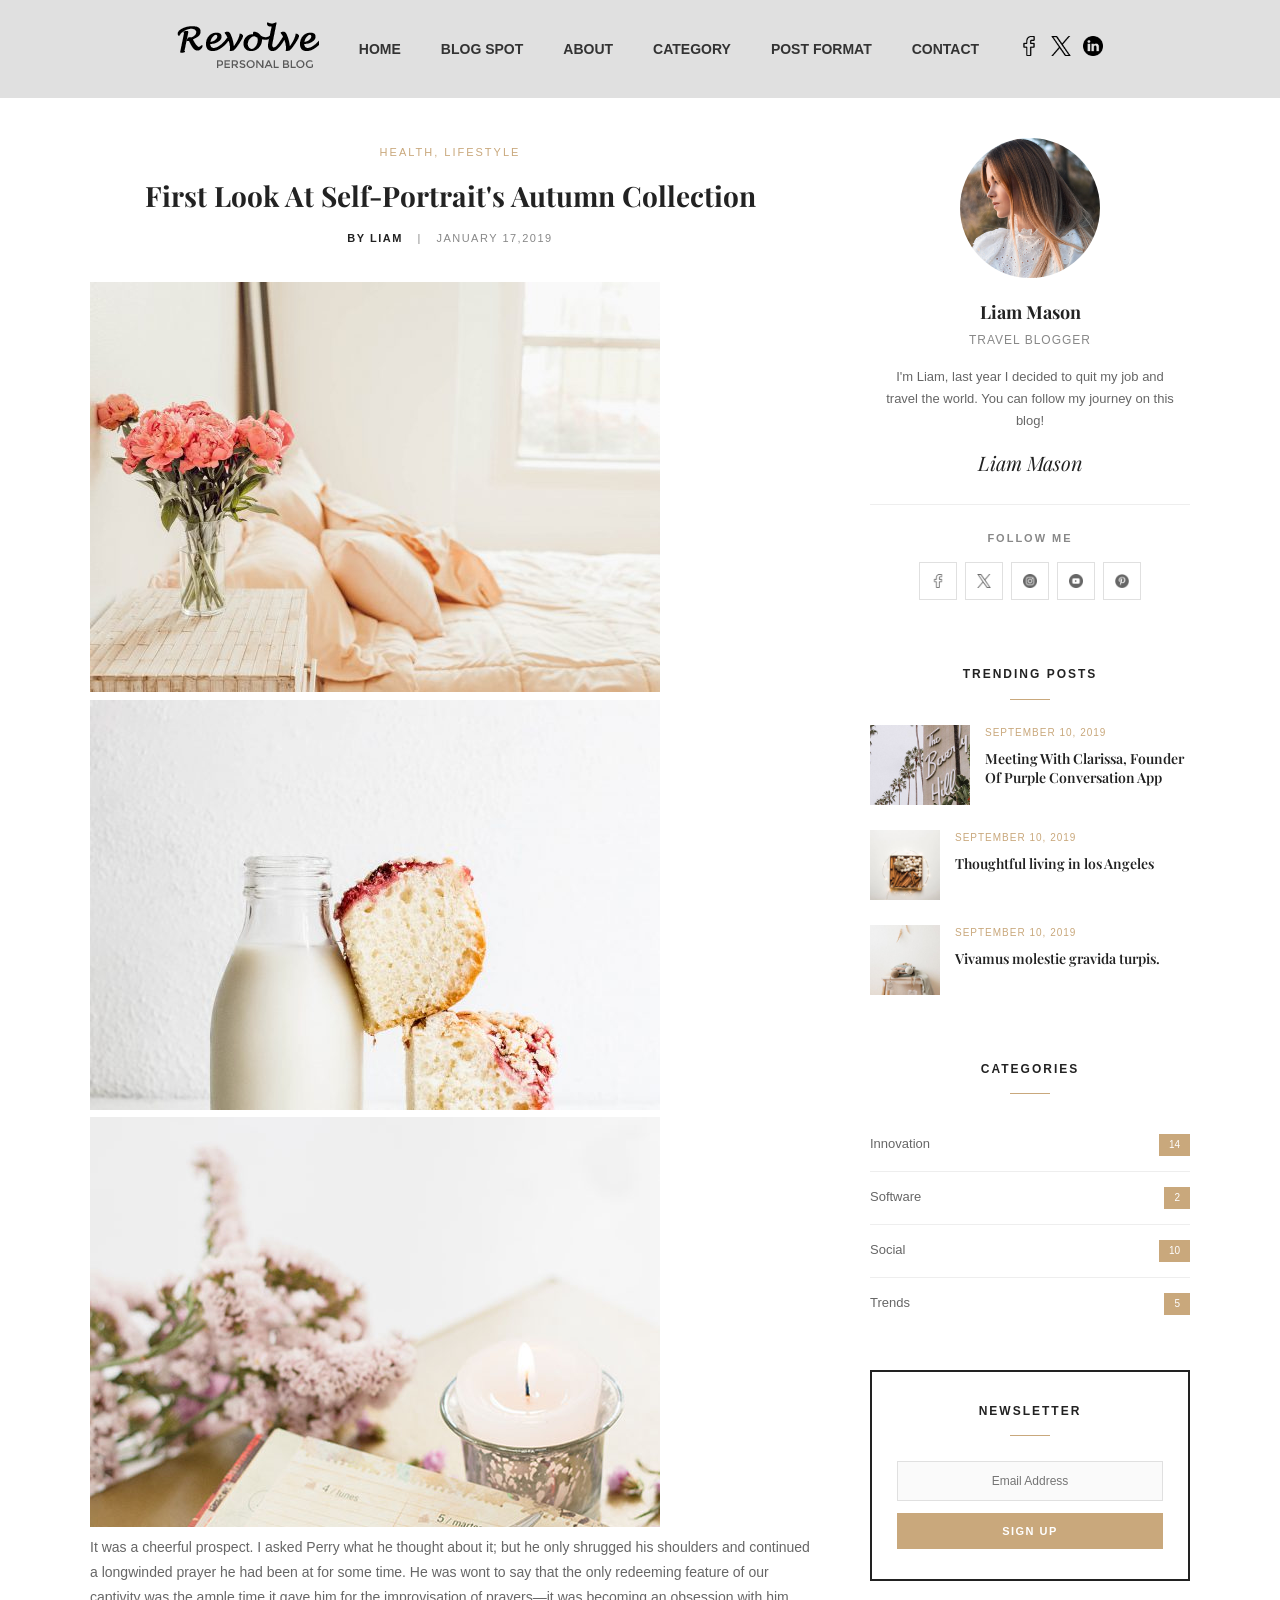
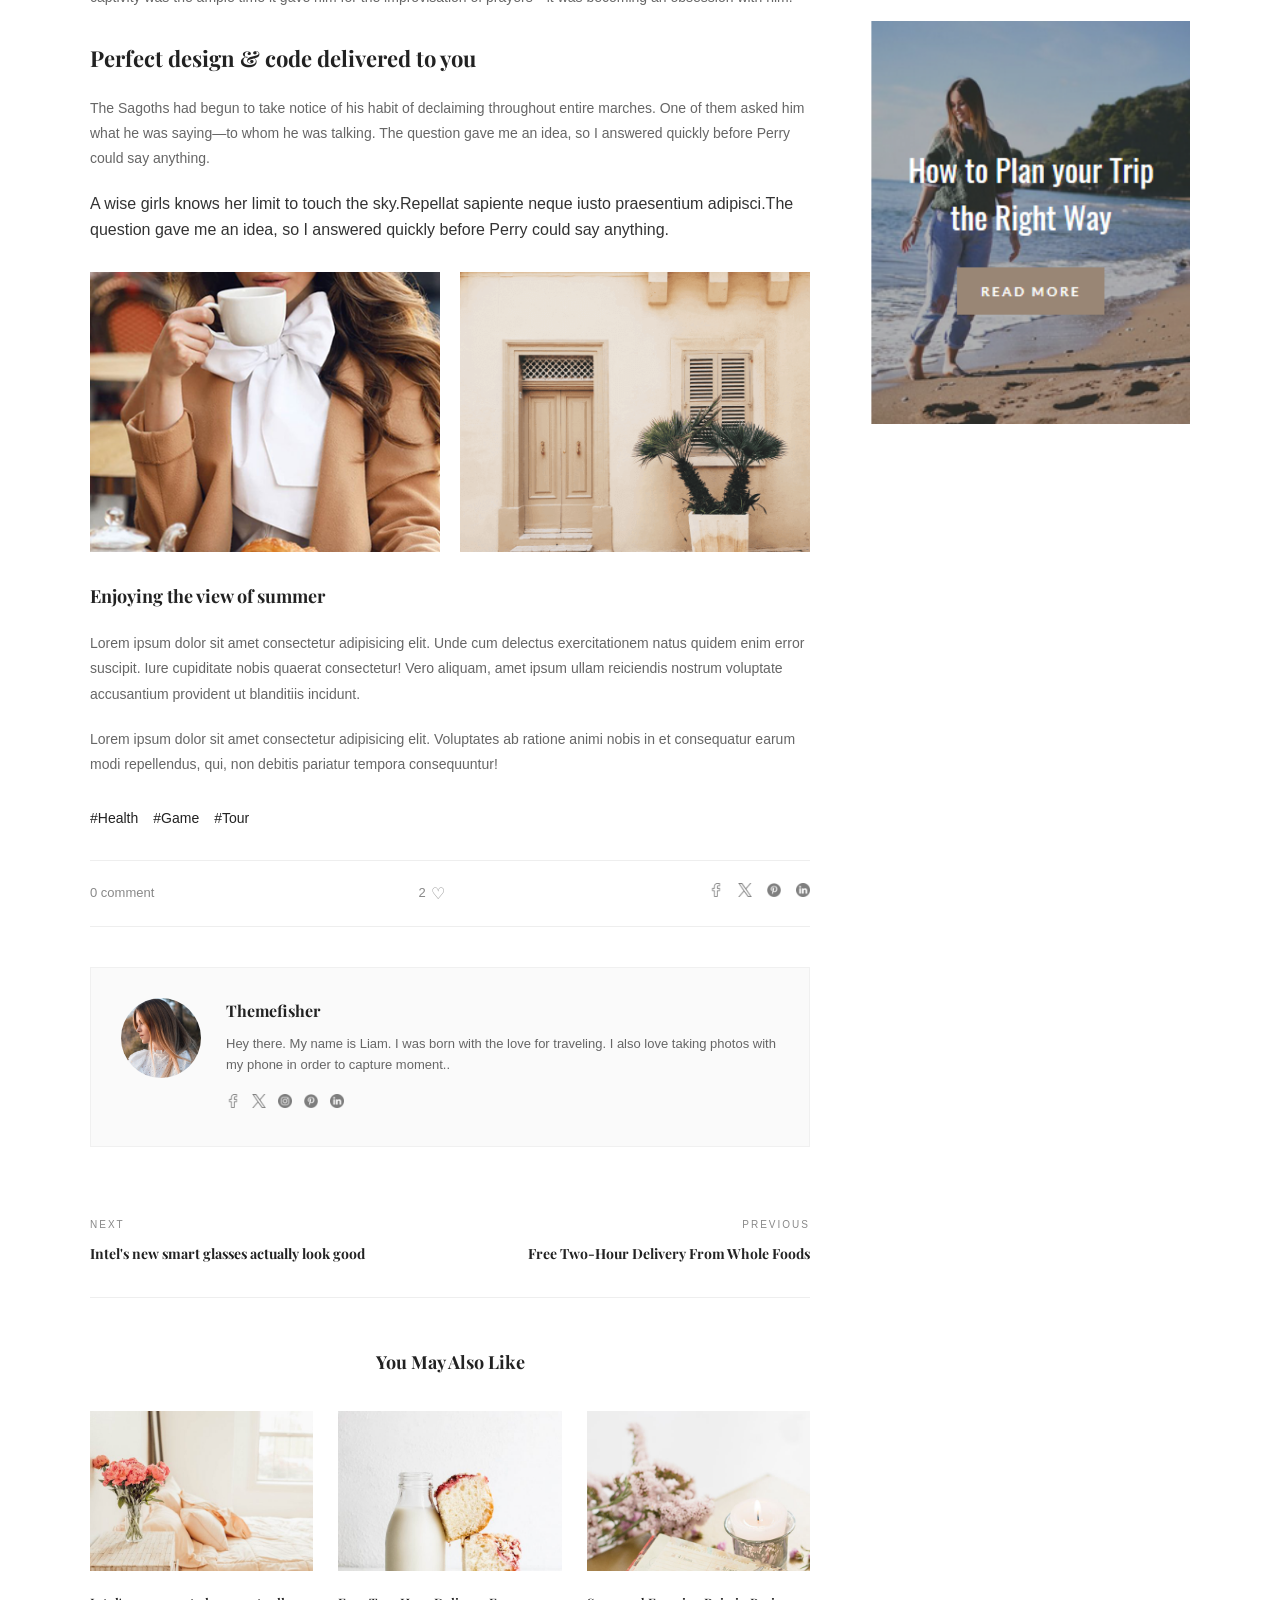
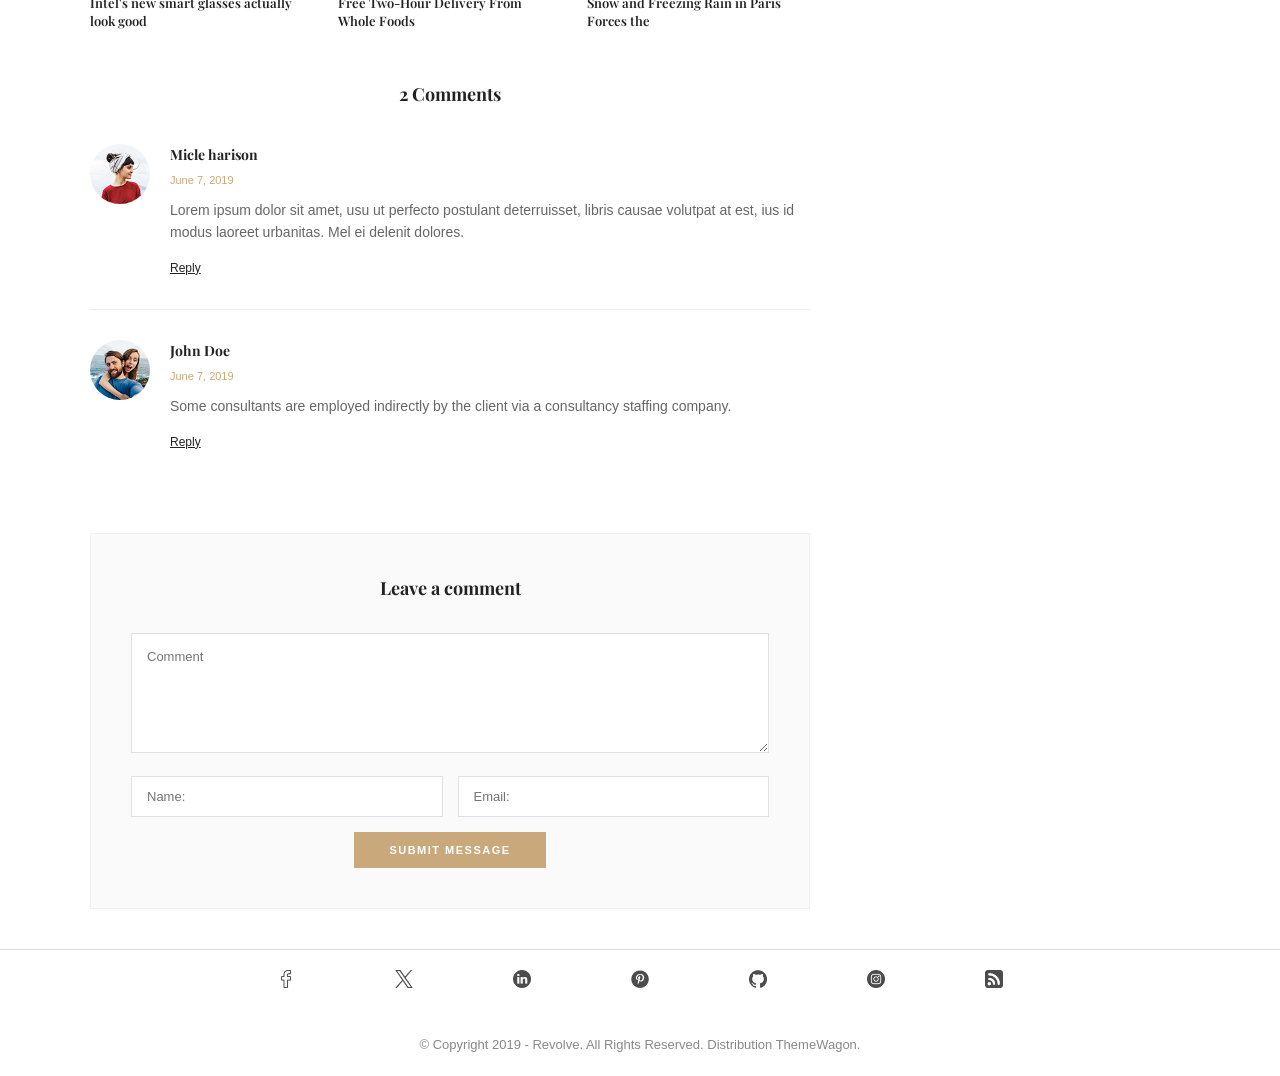
<file: pages/post format/gallery.html>
<!DOCTYPE html>
<html lang="en">

<head>
    <meta charset="UTF-8">
    <meta name="viewport" content="width=device-width, initial-scale=1.0">
    <title>Gallery Format - Revolve</title>
    <link rel="stylesheet" href="../../css/globals.css">
    <link rel="stylesheet" href="../../css/post-format.css">
</head>

<body>
    <!-- navbar -->
    <header>
        <nav class="navbar">
            <ul class="nav-list">
                <li><a href="../../index.html"><img src="../../images/logo.png" alt="Revolve Logo"></a></li>

                <li class="dropdown">
                    <a href="../../index.html">HOME</a>
                </li>

                <li class="dropdown">
                    <a href="#">BLOG SPOT</a>
                    <ul class="dropdown-menu">
                        <li><a href="../blog spot/fullwidth.html">FULLWIDTH</a></li>
                        <li><a href="../blog spot/left-sidebar.html">LEFT SIDEBAR</a></li>
                        <li><a href="../blog spot/right-sidebar.html">RIGHT SIDEBAR</a></li>
                    </ul>
                </li>

                <li><a href="../about.html">ABOUT</a></li>
                <li><a href="../category.html">CATEGORY</a></li>

                <li class="dropdown">
                    <a href="#">POST FORMAT</a>
                    <ul class="dropdown-menu">
                        <li><a href="../post format/video.html">VIDEO</a></li>
                        <li><a href="../post format/audio.html">AUDIO</a></li>
                        <li><a href="../post format/quote.html">QUOTE</a></li>
                        <li><a href="../post format/gallery.html">GALLERY</a></li>
                        <li><a href="../post format/image.html">IMAGE</a></li>
                    </ul>
                </li>

                <li><a href="../contact.html">CONTACT</a></li>

                <li class="social-icons">
                    <a href="#"><img src="../../images/facebook.png" alt="Facebook"></a>
                    <a href="#"><img src="../../images/twitter.png" alt="Twitter"></a>
                    <a href="#"><img src="../../images/linkedin.png" alt="LinkedIn"></a>
                </li>
            </ul>
        </nav>
    </header>

    <!-- Single Post Content -->
    <article class="single-post">
        <div class="container post-container">

            <!-- Main Content (Left Side) -->
            <div class="main-content">
                <!-- Post Header -->
                <div class="post-header">
                    <div class="post-categories">
                        <span class="cat-separator">HEALTH, LIFESTYLE</span>
                    </div>
                    <h1 class="post-title">First Look At Self-Portrait's Autumn Collection</h1>
                    <div class="post-meta">
                        <span class="author">BY LIAM</span>
                        <span class="meta-separator">|</span>
                        <span class="date">JANUARY 17,2019</span>
                    </div>
                </div>

                <!-- Gallery Container - العنصر المختلف -->
                <div class="gallery-container">
                    <div class="gallery-slider">
                        <div class="gallery-item">
                            <img src="../../images/fashion/img-1.jpg" alt="Gallery Image 1">
                        </div>
                        <div class="gallery-item">
                            <img src="../../images/fashion/img-2.jpg" alt="Gallery Image 2">
                        </div>
                        <div class="gallery-item">
                            <img src="../../images/fashion/img-3.jpg" alt="Gallery Image 3">
                        </div>
                    </div>
                </div>

                <!-- Post Content -->
                <div class="post-content">
                    <p class="post-text">It was a cheerful prospect. I asked Perry what he thought about it; but he only
                        shrugged his shoulders and continued a longwinded prayer he had been at for some time. He was
                        wont to say that the only redeeming feature of our captivity was the ample time it gave him for
                        the improvisation of prayers—it was becoming an obsession with him.</p>

                    <h2 class="post-heading">Perfect design & code delivered to you</h2>

                    <p class="post-text">The Sagoths had begun to take notice of his habit of declaiming throughout
                        entire marches. One of them asked him what he was saying—to whom he was talking. The question
                        gave me an idea, so I answered quickly before Perry could say anything.</p>

                    <p>A wise girls knows her limit to touch the sky.Repellat sapiente neque iusto praesentium
                        adipisci.The question gave me an idea, so I answered quickly before Perry could say anything.
                    </p>

                    <!-- Post Gallery -->
                    <div class="post-gallery">
                        <div class="gallery-row">
                            <img src="../../images/fashion/single-img1.png" alt="Gallery 1">
                            <img src="../../images/fashion/single-img2.png" alt="Gallery 2">
                        </div>
                    </div>

                    <h3 class="post-subheading">Enjoying the view of summer</h3>

                    <p class="post-text">Lorem ipsum dolor sit amet consectetur adipisicing elit. Unde cum delectus
                        exercitationem natus quidem enim error suscipit. Iure cupiditate nobis quaerat consectetur! Vero
                        aliquam, amet ipsum ullam reiciendis nostrum voluptate accusantium provident ut blanditiis
                        incidunt.</p>

                    <p class="post-text">Lorem ipsum dolor sit amet consectetur adipisicing elit. Voluptates ab ratione
                        animi nobis in et consequatur earum modi repellendus, qui, non debitis pariatur tempora
                        consequuntur!</p>

                    <!-- Post Tags -->
                    <div class="post-tags">
                        <a href="#" class="tag">#Health</a>
                        <a href="#" class="tag">#Game</a>
                        <a href="#" class="tag">#Tour</a>
                    </div>

                    <!-- Post Footer -->
                    <div class="post-footer">
                        <div class="comments-count">0 comment</div>
                        <div class="likes-count">2 <span class="heart">♡</span></div>
                        <div class="post-share">
                            <a href="#"><img src="../../images/facebook.png" alt="Facebook"></a>
                            <a href="#"><img src="../../images/twitter.png" alt="Twitter"></a>
                            <a href="#"><img src="../../images/pinterest.png" alt="Pinterest"></a>
                            <a href="#"><img src="../../images/linkedin.png" alt="LinkedIn"></a>
                        </div>
                    </div>
                </div>

                <!-- Author Box -->
                <div class="author-box">
                    <div class="author-avatar">
                        <img src="../../images/author.jpg" alt="Themefisher">
                    </div>
                    <div class="author-info">
                        <h4 class="author-name">Themefisher</h4>
                        <p class="author-bio">Hey there. My name is Liam. I was born with the love for traveling. I also
                            love taking photos with my phone in order to capture moment..</p>
                        <div class="author-social">
                            <a href="#"><img src="../../images/facebook.png" alt=""></a>
                            <a href="#"><img src="../../images/twitter.png" alt=""></a>
                            <a href="#"><img src="../../images/instagram.png" alt=""></a>
                            <a href="#"><img src="../../images/pinterest.png" alt=""></a>
                            <a href="#"><img src="../../images/linkedin.png" alt=""></a>
                        </div>
                    </div>
                </div>

                <!-- Post Navigation -->
                <div class="post-navigation">
                    <div class="nav-prev">
                        <span class="nav-label">NEXT</span>
                        <a href="#" class="nav-title">Intel's new smart glasses actually look good</a>
                    </div>
                    <div class="nav-next">
                        <span class="nav-label">PREVIOUS</span>
                        <a href="#" class="nav-title">Free Two-Hour Delivery From Whole Foods</a>
                    </div>
                </div>

                <!-- Related Posts -->
                <div class="related-posts">
                    <h3 class="related-title">You May Also Like</h3>
                    <div class="related-grid">
                        <div class="related-item">
                            <img src="../../images/fashion/img-1.jpg" alt="Related 1">
                            <h4><a href="#">Intel's new smart glasses actually look good</a></h4>
                        </div>
                        <div class="related-item">
                            <img src="../../images/fashion/img-2.jpg" alt="Related 2">
                            <h4><a href="#">Free Two-Hour Delivery From Whole Foods</a></h4>
                        </div>
                        <div class="related-item">
                            <img src="../../images/fashion/img-3.jpg" alt="Related 3">
                            <h4><a href="#">Snow and Freezing Rain in Paris Forces the</a></h4>
                        </div>
                    </div>
                </div>

                <!-- Comments Section -->
                <div class="comments-section">
                    <h3 class="comments-title">2 Comments</h3>

                    <div class="comment">
                        <div class="comment-avatar">
                            <img src="../../images/blog-user-2.jpg" alt="Micle harison">
                        </div>
                        <div class="comment-content">
                            <h4 class="comment-author">Micle harison</h4>
                            <span class="comment-date">June 7, 2019</span>
                            <p class="comment-text">Lorem ipsum dolor sit amet, usu ut perfecto postulant deterruisset,
                                libris causae volutpat at est, ius id modus laoreet urbanitas. Mel ei delenit dolores.
                            </p>
                            <a href="#" class="comment-reply">Reply</a>
                        </div>
                    </div>

                    <div class="comment">
                        <div class="comment-avatar">
                            <img src="../../images/blog-user-3.jpg" alt="John Doe">
                        </div>
                        <div class="comment-content">
                            <h4 class="comment-author">John Doe</h4>
                            <span class="comment-date">June 7, 2019</span>
                            <p class="comment-text">Some consultants are employed indirectly by the client via a
                                consultancy staffing company.</p>
                            <a href="#" class="comment-reply">Reply</a>
                        </div>
                    </div>
                </div>

                <!-- Comment Form -->
                <div class="comment-form-section">
                    <h3 class="form-title">Leave a comment</h3>
                    <form class="comment-form">
                        <textarea placeholder="Comment" class="form-textarea"></textarea>
                        <div class="form-row">
                            <input type="text" placeholder="Name:" class="form-input">
                            <input type="email" placeholder="Email:" class="form-input">
                        </div>
                        <button type="submit" class="submit-btn">SUBMIT MESSAGE</button>
                    </form>
                </div>
            </div>

            <!-- Sidebar (Right Side) -->
            <aside class="sidebar">
                <!-- Author Widget -->
                <div class="widget author-widget">
                    <div class="author-avatar-large">
                        <img src="../../images/author.jpg" alt="Liam Mason">
                    </div>
                    <h4 class="author-name-large">Liam Mason</h4>
                    <span class="author-role">Travel Blogger</span>
                    <p class="author-desc">I'm Liam, last year I decided to quit my job and travel the world. You can
                        follow my journey on this blog!</p>
                    <span class="author-signature">Liam Mason</span>

                    <div class="follow-section">
                        <span class="follow-label">FOLLOW ME</span>
                        <div class="social-boxes-sidebar">
                            <a href="#" class="social-box"><img src="../../images/facebook.png" alt=""></a>
                            <a href="#" class="social-box"><img src="../../images/twitter.png" alt=""></a>
                            <a href="#" class="social-box"><img src="../../images/instagram.png" alt=""></a>
                            <a href="#" class="social-box"><img src="../../images/youtube.png" alt=""></a>
                            <a href="#" class="social-box"><img src="../../images/pinterest.png" alt=""></a>
                        </div>
                    </div>
                </div>

                <!-- Trending Posts Widget -->
                <div class="widget trending-widget">
                    <h4 class="widget-title">TRENDING POSTS</h4>

                    <div class="trending-item">
                        <img src="../../images/news/f10.jpg" alt="Trending">
                        <div class="trending-content">
                            <span class="trending-date">SEPTEMBER 10, 2019</span>
                            <h5><a href="#">Meeting With Clarissa, Founder Of Purple Conversation App</a></h5>
                        </div>
                    </div>

                    <div class="trending-item small">
                        <img src="../../images/f1.jpg" alt="Trending">
                        <div class="trending-content">
                            <span class="trending-date">SEPTEMBER 10, 2019</span>
                            <h5><a href="#">Thoughtful living in los Angeles</a></h5>
                        </div>
                    </div>

                    <div class="trending-item small">
                        <img src="../../images/f2.jpg" alt="Trending">
                        <div class="trending-content">
                            <span class="trending-date">SEPTEMBER 10, 2019</span>
                            <h5><a href="#">Vivamus molestie gravida turpis.</a></h5>
                        </div>
                    </div>
                </div>

                <!-- Categories Widget -->
                <div class="widget categories-widget">
                    <h4 class="widget-title">CATEGORIES</h4>
                    <ul class="category-list">
                        <li>
                            <a href="#">Innovation</a>
                            <span class="cat-count">14</span>
                        </li>
                        <li>
                            <a href="#">Software</a>
                            <span class="cat-count">2</span>
                        </li>
                        <li>
                            <a href="#">Social</a>
                            <span class="cat-count">10</span>
                        </li>
                        <li>
                            <a href="#">Trends</a>
                            <span class="cat-count">5</span>
                        </li>
                    </ul>
                </div>

                <!-- Newsletter Widget -->
                <div class="widget newsletter-widget-sidebar">
                    <h4 class="widget-title">NEWSLETTER</h4>
                    <form class="sidebar-newsletter-form">
                        <input type="email" placeholder="Email Address" class="sidebar-input">
                        <button type="submit" class="sidebar-btn">SIGN UP</button>
                    </form>
                </div>

                <!-- Promo Widget -->
                <div class="widget promo-widget">
                    <img src="../../images/sidebar-banner3.png" alt="How to Plan your Trip">
                </div>
            </aside>

        </div>
    </article>

    <!-- Social Bar -->
    <section class="social-bar">
        <div class="container">
            <div class="social-links">
                <a href="#" class="social-link-item">
                    <img src="../../images/facebook.png" alt="facebook">
                </a>
                <a href="#" class="social-link-item">
                    <img src="../../images/twitter.png" alt="twitter">
                </a>
                <a href="#" class="social-link-item">
                    <img src="../../images/linkedin.png" alt="linkedin">
                </a>
                <a href="#" class="social-link-item">
                    <img src="../../images/pinterest.png" alt="pinterest">
                </a>
                <a href="#" class="social-link-item">
                    <img src="../../images/github.png" alt="github">
                </a>
                <a href="#" class="social-link-item">
                    <img src="../../images/instagram.png" alt="instagram">
                </a>
                <a href="#" class="social-link-item">
                    <img src="../../images/rss.png" alt="rss">
                </a>
            </div>
        </div>
    </section>

    <!-- Footer -->
    <footer class="footer">
        <div class="container">
            <p class="copyright">© Copyright 2019 - Revolve. All Rights Reserved. Distribution ThemeWagon.</p>
        </div>
    </footer>
</body>

</html>
</file>
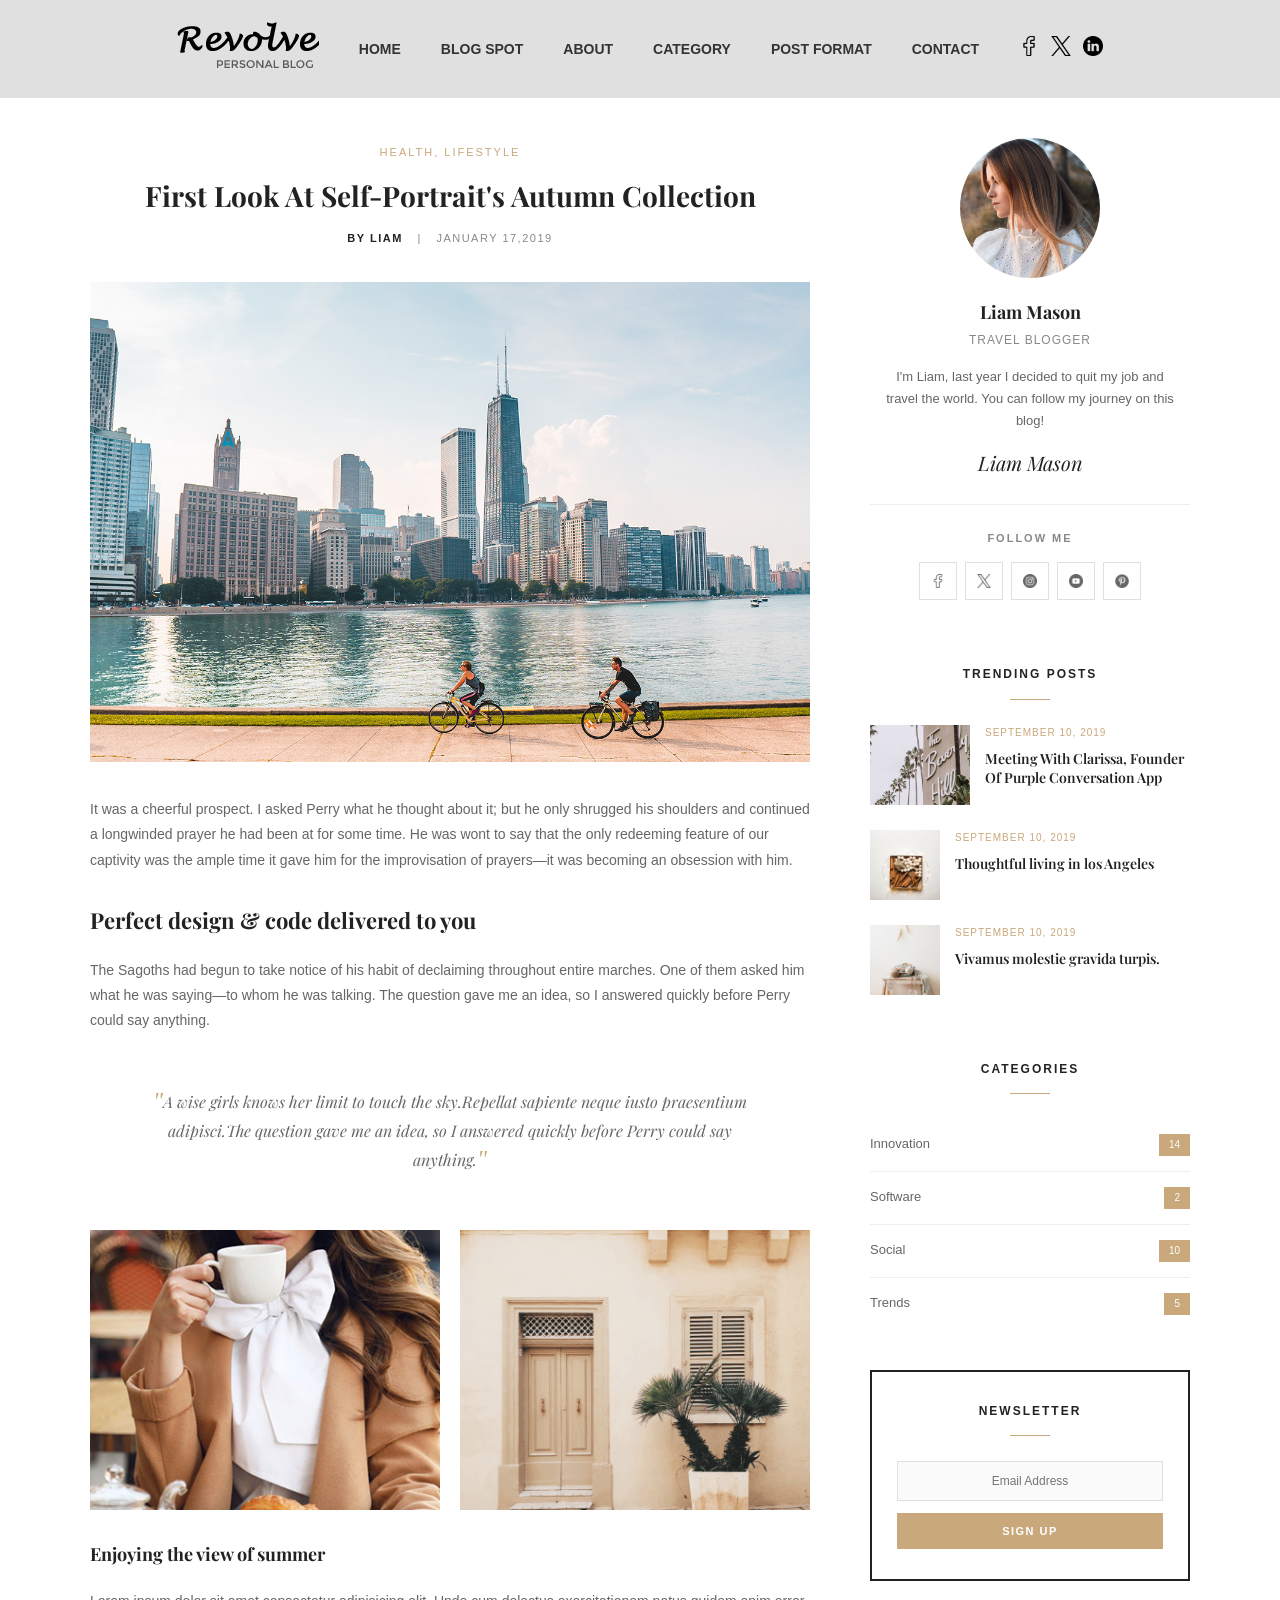
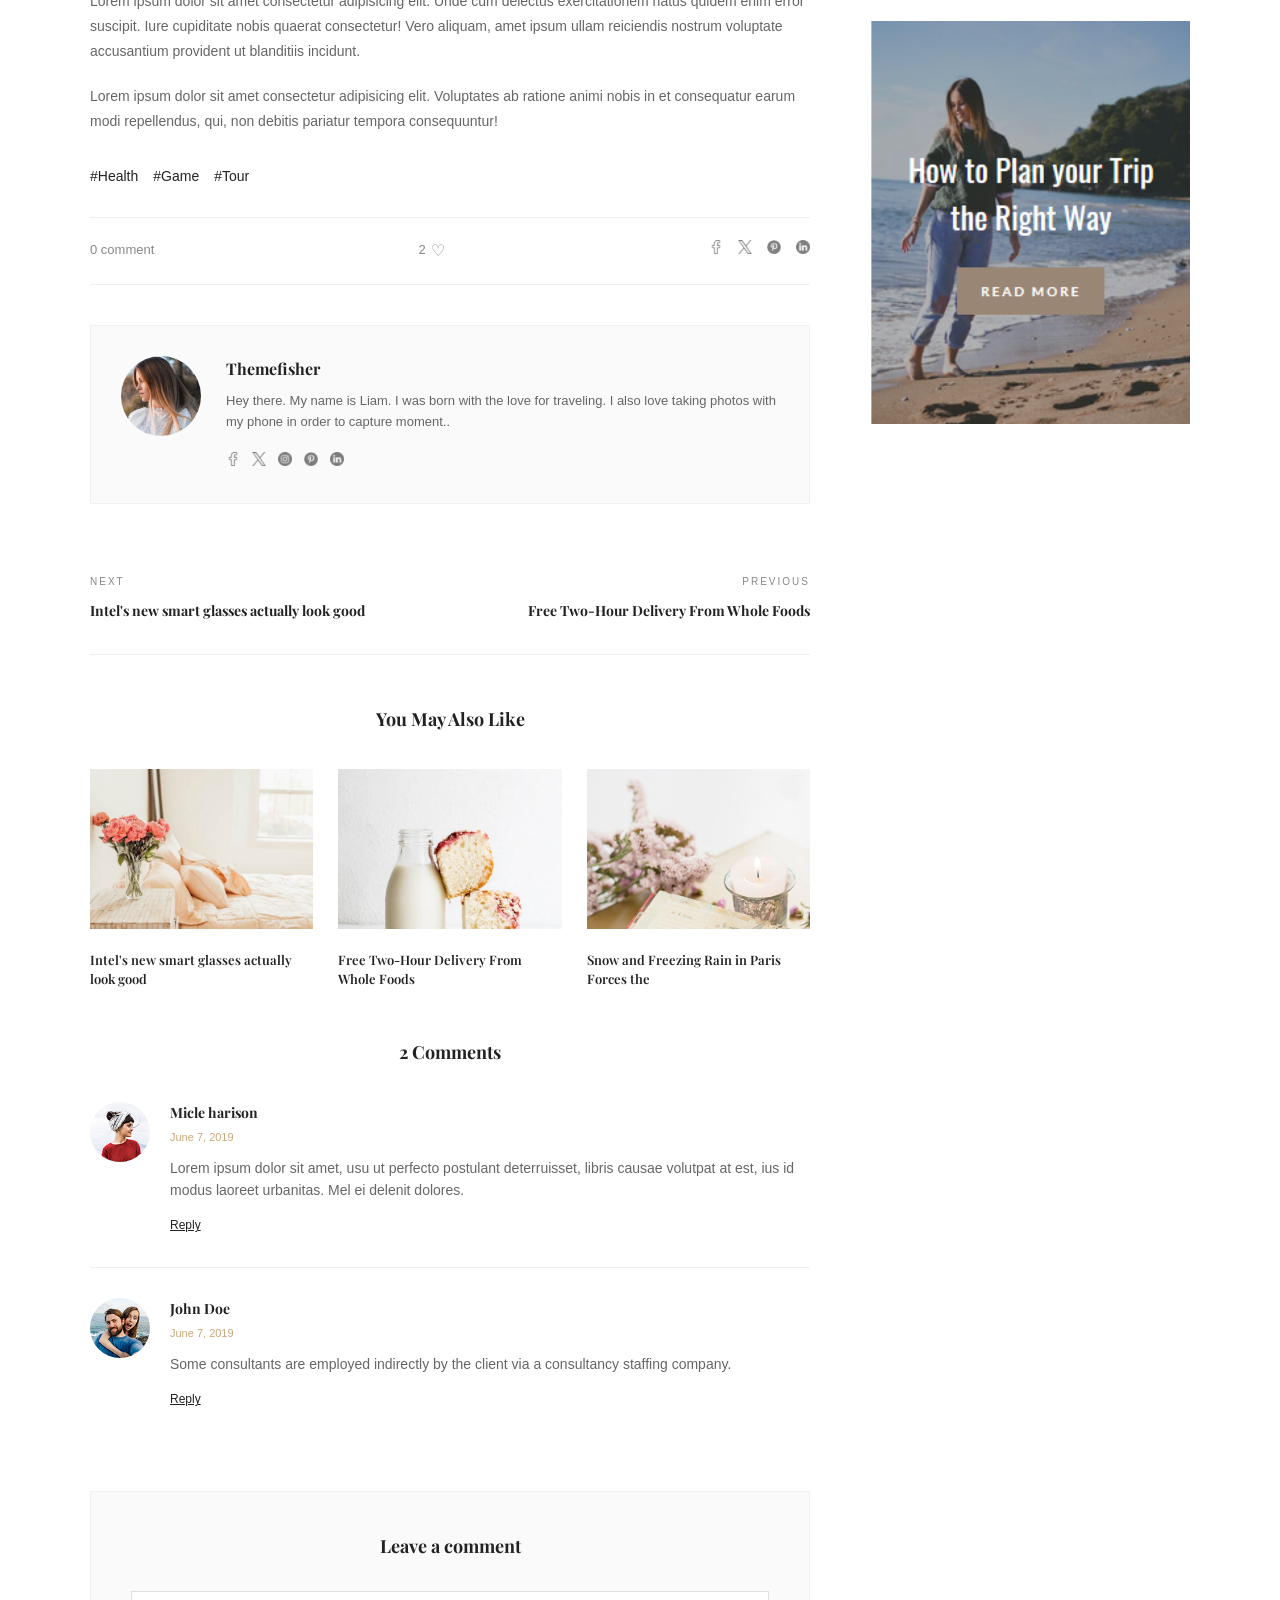
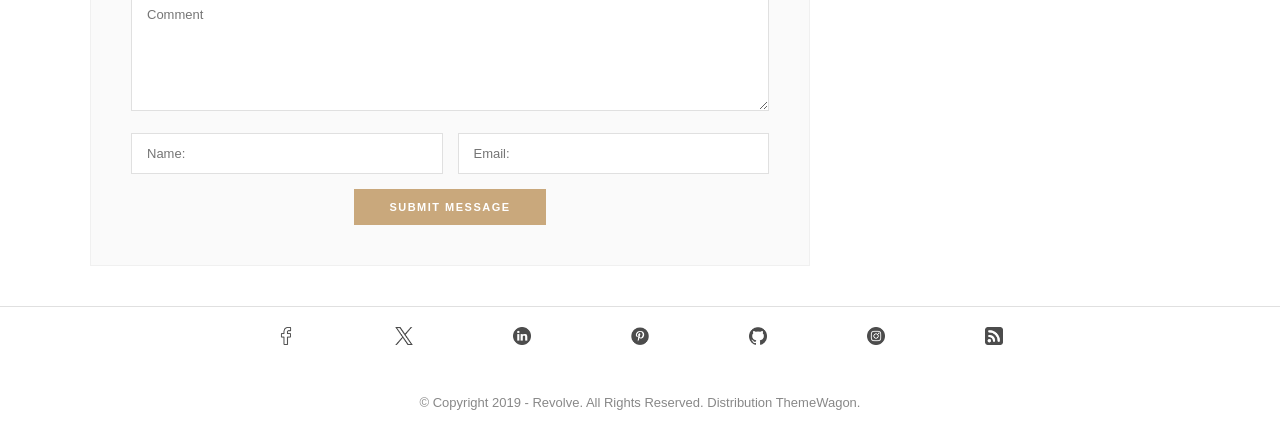
<file: pages/post format/image.html>
<!DOCTYPE html>
<html lang="en">

<head>
    <meta charset="UTF-8">
    <meta name="viewport" content="width=device-width, initial-scale=1.0">
    <title>Image Format - Revolve</title>
    <link rel="stylesheet" href="../../css/globals.css">
    <link rel="stylesheet" href="../../css/post-format.css">
</head>

<body>
    <!-- navbar -->
    <header>
        <nav class="navbar">
            <ul class="nav-list">
                <li><a href="../../index.html"><img src="../../images/logo.png" alt="Revolve Logo"></a></li>

                <li class="dropdown">
                    <a href="../../index.html">HOME</a>
                </li>

                <li class="dropdown">
                    <a href="#">BLOG SPOT</a>
                    <ul class="dropdown-menu">
                        <li><a href="../blog spot/fullwidth.html">FULLWIDTH</a></li>
                        <li><a href="../blog spot/left-sidebar.html">LEFT SIDEBAR</a></li>
                        <li><a href="../blog spot/right-sidebar.html">RIGHT SIDEBAR</a></li>
                    </ul>
                </li>

                <li><a href="../about.html">ABOUT</a></li>
                <li><a href="../category.html">CATEGORY</a></li>

                <li class="dropdown">
                    <a href="#">POST FORMAT</a>
                    <ul class="dropdown-menu">
                        <li><a href="../post format/video.html">VIDEO</a></li>
                        <li><a href="../post format/audio.html">AUDIO</a></li>
                        <li><a href="../post format/quote.html">QUOTE</a></li>
                        <li><a href="../post format/gallery.html">GALLERY</a></li>
                        <li><a href="../post format/image.html">IMAGE</a></li>
                    </ul>
                </li>

                <li><a href="../contact.html">CONTACT</a></li>

                <li class="social-icons">
                    <a href="#"><img src="../../images/facebook.png" alt="Facebook"></a>
                    <a href="#"><img src="../../images/twitter.png" alt="Twitter"></a>
                    <a href="#"><img src="../../images/linkedin.png" alt="LinkedIn"></a>
                </li>
            </ul>
        </nav>
    </header>

    <!-- Single Post Content -->
    <article class="single-post">
        <div class="container post-container">

            <!-- Main Content (Left Side) -->
            <div class="main-content">
                <!-- Post Header -->
                <div class="post-header">
                    <div class="post-categories">
                        <span class="cat-separator">HEALTH, LIFESTYLE</span>
                    </div>
                    <h1 class="post-title">First Look At Self-Portrait's Autumn Collection</h1>
                    <div class="post-meta">
                        <span class="author">BY LIAM</span>
                        <span class="meta-separator">|</span>
                        <span class="date">JANUARY 17,2019</span>
                    </div>
                </div>

                <!-- Image Container (بدل Video Container) -->
                <div class="image-container">
                    <img src="../../images/fashion/bg-banner-2.jpg" alt="Image Post" class="featured-image">
                </div>

                <!-- Post Content -->
                <div class="post-content">
                    <p class="post-text">It was a cheerful prospect. I asked Perry what he thought about it; but he only
                        shrugged his shoulders and continued a longwinded prayer he had been at for some time. He was
                        wont to say that the only redeeming feature of our captivity was the ample time it gave him for
                        the improvisation of prayers—it was becoming an obsession with him.</p>

                    <h2 class="post-heading">Perfect design & code delivered to you</h2>

                    <p class="post-text">The Sagoths had begun to take notice of his habit of declaiming throughout
                        entire marches. One of them asked him what he was saying—to whom he was talking. The question
                        gave me an idea, so I answered quickly before Perry could say anything.</p>

                    <!-- Quote -->
                    <blockquote class="content-quote">
                        <span class="quote-icon">"</span>A wise girls knows her limit to touch the sky.Repellat sapiente
                        neque iusto praesentium
                        adipisci.The question gave me an idea, so I answered quickly before Perry could say
                        anything.<span class="quote-icon">"</span>
                    </blockquote>

                    <!-- Post Gallery -->
                    <div class="post-gallery">
                        <div class="gallery-row">
                            <img src="../../images/fashion/single-img1.png" alt="Gallery 1">
                            <img src="../../images/fashion/single-img2.png" alt="Gallery 2">
                        </div>
                    </div>

                    <h3 class="post-subheading">Enjoying the view of summer</h3>

                    <p class="post-text">Lorem ipsum dolor sit amet consectetur adipisicing elit. Unde cum delectus
                        exercitationem natus quidem enim error suscipit. Iure cupiditate nobis quaerat consectetur! Vero
                        aliquam, amet ipsum ullam reiciendis nostrum voluptate accusantium provident ut blanditiis
                        incidunt.</p>

                    <p class="post-text">Lorem ipsum dolor sit amet consectetur adipisicing elit. Voluptates ab ratione
                        animi nobis in et consequatur earum modi repellendus, qui, non debitis pariatur tempora
                        consequuntur!</p>

                    <!-- Post Tags -->
                    <div class="post-tags">
                        <a href="#" class="tag">#Health</a>
                        <a href="#" class="tag">#Game</a>
                        <a href="#" class="tag">#Tour</a>
                    </div>

                    <!-- Post Footer -->
                    <div class="post-footer">
                        <div class="comments-count">0 comment</div>
                        <div class="likes-count">2 <span class="heart">♡</span></div>
                        <div class="post-share">
                            <a href="#"><img src="../../images/facebook.png" alt="Facebook"></a>
                            <a href="#"><img src="../../images/twitter.png" alt="Twitter"></a>
                            <a href="#"><img src="../../images/pinterest.png" alt="Pinterest"></a>
                            <a href="#"><img src="../../images/linkedin.png" alt="LinkedIn"></a>
                        </div>
                    </div>
                </div>

                <!-- Author Box -->
                <div class="author-box">
                    <div class="author-avatar">
                        <img src="../../images/author.jpg" alt="Themefisher">
                    </div>
                    <div class="author-info">
                        <h4 class="author-name">Themefisher</h4>
                        <p class="author-bio">Hey there. My name is Liam. I was born with the love for traveling. I also
                            love taking photos with my phone in order to capture moment..</p>
                        <div class="author-social">
                            <a href="#"><img src="../../images/facebook.png" alt=""></a>
                            <a href="#"><img src="../../images/twitter.png" alt=""></a>
                            <a href="#"><img src="../../images/instagram.png" alt=""></a>
                            <a href="#"><img src="../../images/pinterest.png" alt=""></a>
                            <a href="#"><img src="../../images/linkedin.png" alt=""></a>
                        </div>
                    </div>
                </div>

                <!-- Post Navigation -->
                <div class="post-navigation">
                    <div class="nav-prev">
                        <span class="nav-label">NEXT</span>
                        <a href="#" class="nav-title">Intel's new smart glasses actually look good</a>
                    </div>
                    <div class="nav-next">
                        <span class="nav-label">PREVIOUS</span>
                        <a href="#" class="nav-title">Free Two-Hour Delivery From Whole Foods</a>
                    </div>
                </div>

                <!-- Related Posts -->
                <div class="related-posts">
                    <h3 class="related-title">You May Also Like</h3>
                    <div class="related-grid">
                        <div class="related-item">
                            <img src="../../images/fashion/img-1.jpg" alt="Related 1">
                            <h4><a href="#">Intel's new smart glasses actually look good</a></h4>
                        </div>
                        <div class="related-item">
                            <img src="../../images/fashion/img-2.jpg" alt="Related 2">
                            <h4><a href="#">Free Two-Hour Delivery From Whole Foods</a></h4>
                        </div>
                        <div class="related-item">
                            <img src="../../images/fashion/img-3.jpg" alt="Related 3">
                            <h4><a href="#">Snow and Freezing Rain in Paris Forces the</a></h4>
                        </div>
                    </div>
                </div>

                <!-- Comments Section -->
                <div class="comments-section">
                    <h3 class="comments-title">2 Comments</h3>

                    <div class="comment">
                        <div class="comment-avatar">
                            <img src="../../images/blog-user-2.jpg" alt="Micle harison">
                        </div>
                        <div class="comment-content">
                            <h4 class="comment-author">Micle harison</h4>
                            <span class="comment-date">June 7, 2019</span>
                            <p class="comment-text">Lorem ipsum dolor sit amet, usu ut perfecto postulant deterruisset,
                                libris causae volutpat at est, ius id modus laoreet urbanitas. Mel ei delenit dolores.
                            </p>
                            <a href="#" class="comment-reply">Reply</a>
                        </div>
                    </div>

                    <div class="comment">
                        <div class="comment-avatar">
                            <img src="../../images/blog-user-3.jpg" alt="John Doe">
                        </div>
                        <div class="comment-content">
                            <h4 class="comment-author">John Doe</h4>
                            <span class="comment-date">June 7, 2019</span>
                            <p class="comment-text">Some consultants are employed indirectly by the client via a
                                consultancy staffing company.</p>
                            <a href="#" class="comment-reply">Reply</a>
                        </div>
                    </div>
                </div>

                <!-- Comment Form -->
                <div class="comment-form-section">
                    <h3 class="form-title">Leave a comment</h3>
                    <form class="comment-form">
                        <textarea placeholder="Comment" class="form-textarea"></textarea>
                        <div class="form-row">
                            <input type="text" placeholder="Name:" class="form-input">
                            <input type="email" placeholder="Email:" class="form-input">
                        </div>
                        <button type="submit" class="submit-btn">SUBMIT MESSAGE</button>
                    </form>
                </div>
            </div>

            <!-- Sidebar (Right Side) -->
            <aside class="sidebar">
                <!-- Author Widget -->
                <div class="widget author-widget">
                    <div class="author-avatar-large">
                        <img src="../../images/author.jpg" alt="Liam Mason">
                    </div>
                    <h4 class="author-name-large">Liam Mason</h4>
                    <span class="author-role">Travel Blogger</span>
                    <p class="author-desc">I'm Liam, last year I decided to quit my job and travel the world. You can
                        follow my journey on this blog!</p>
                    <span class="author-signature">Liam Mason</span>

                    <div class="follow-section">
                        <span class="follow-label">FOLLOW ME</span>
                        <div class="social-boxes-sidebar">
                            <a href="#" class="social-box"><img src="../../images/facebook.png" alt=""></a>
                            <a href="#" class="social-box"><img src="../../images/twitter.png" alt=""></a>
                            <a href="#" class="social-box"><img src="../../images/instagram.png" alt=""></a>
                            <a href="#" class="social-box"><img src="../../images/youtube.png" alt=""></a>
                            <a href="#" class="social-box"><img src="../../images/pinterest.png" alt=""></a>
                        </div>
                    </div>
                </div>

                <!-- Trending Posts Widget -->
                <div class="widget trending-widget">
                    <h4 class="widget-title">TRENDING POSTS</h4>

                    <div class="trending-item">
                        <img src="../../images/news/f10.jpg" alt="Trending">
                        <div class="trending-content">
                            <span class="trending-date">SEPTEMBER 10, 2019</span>
                            <h5><a href="#">Meeting With Clarissa, Founder Of Purple Conversation App</a></h5>
                        </div>
                    </div>

                    <div class="trending-item small">
                        <img src="../../images/f1.jpg" alt="Trending">
                        <div class="trending-content">
                            <span class="trending-date">SEPTEMBER 10, 2019</span>
                            <h5><a href="#">Thoughtful living in los Angeles</a></h5>
                        </div>
                    </div>

                    <div class="trending-item small">
                        <img src="../../images/f2.jpg" alt="Trending">
                        <div class="trending-content">
                            <span class="trending-date">SEPTEMBER 10, 2019</span>
                            <h5><a href="#">Vivamus molestie gravida turpis.</a></h5>
                        </div>
                    </div>
                </div>

                <!-- Categories Widget -->
                <div class="widget categories-widget">
                    <h4 class="widget-title">CATEGORIES</h4>
                    <ul class="category-list">
                        <li>
                            <a href="#">Innovation</a>
                            <span class="cat-count">14</span>
                        </li>
                        <li>
                            <a href="#">Software</a>
                            <span class="cat-count">2</span>
                        </li>
                        <li>
                            <a href="#">Social</a>
                            <span class="cat-count">10</span>
                        </li>
                        <li>
                            <a href="#">Trends</a>
                            <span class="cat-count">5</span>
                        </li>
                    </ul>
                </div>

                <!-- Newsletter Widget -->
                <div class="widget newsletter-widget-sidebar">
                    <h4 class="widget-title">NEWSLETTER</h4>
                    <form class="sidebar-newsletter-form">
                        <input type="email" placeholder="Email Address" class="sidebar-input">
                        <button type="submit" class="sidebar-btn">SIGN UP</button>
                    </form>
                </div>

                <!-- Promo Widget -->
                <div class="widget promo-widget">
                    <img src="../../images/sidebar-banner3.png" alt="How to Plan your Trip">
                </div>
            </aside>

        </div>
    </article>

    <!-- Social Bar -->
    <section class="social-bar">
        <div class="container">
            <div class="social-links">
                <a href="#" class="social-link-item">
                    <img src="../../images/facebook.png" alt="facebook">
                </a>
                <a href="#" class="social-link-item">
                    <img src="../../images/twitter.png" alt="twitter">
                </a>
                <a href="#" class="social-link-item">
                    <img src="../../images/linkedin.png" alt="linkedin">
                </a>
                <a href="#" class="social-link-item">
                    <img src="../../images/pinterest.png" alt="pinterest">
                </a>
                <a href="#" class="social-link-item">
                    <img src="../../images/github.png" alt="github">
                </a>
                <a href="#" class="social-link-item">
                    <img src="../../images/instagram.png" alt="instagram">
                </a>
                <a href="#" class="social-link-item">
                    <img src="../../images/rss.png" alt="rss">
                </a>
            </div>
        </div>
    </section>

    <!-- Footer -->
    <footer class="footer">
        <div class="container">
            <p class="copyright">© Copyright 2019 - Revolve. All Rights Reserved. Distribution ThemeWagon.</p>
        </div>
    </footer>
</body>

</html>
</file>
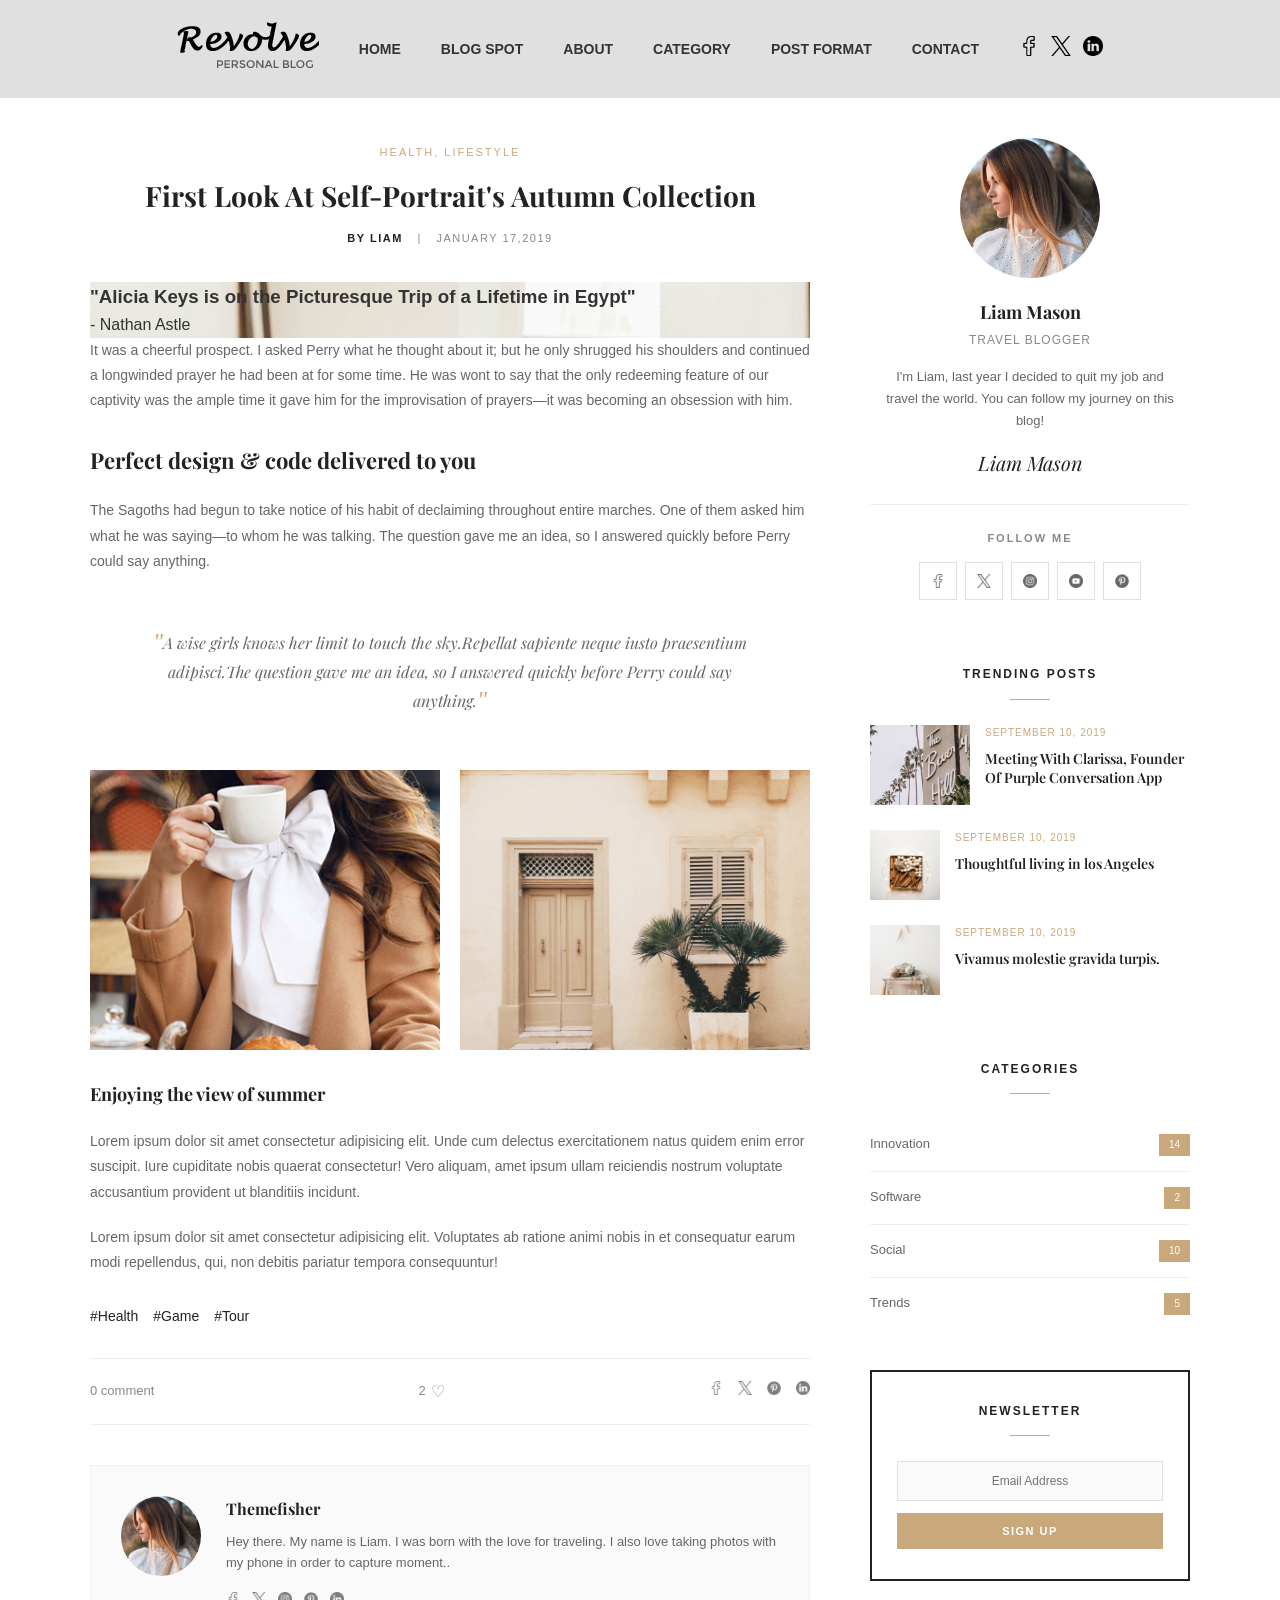
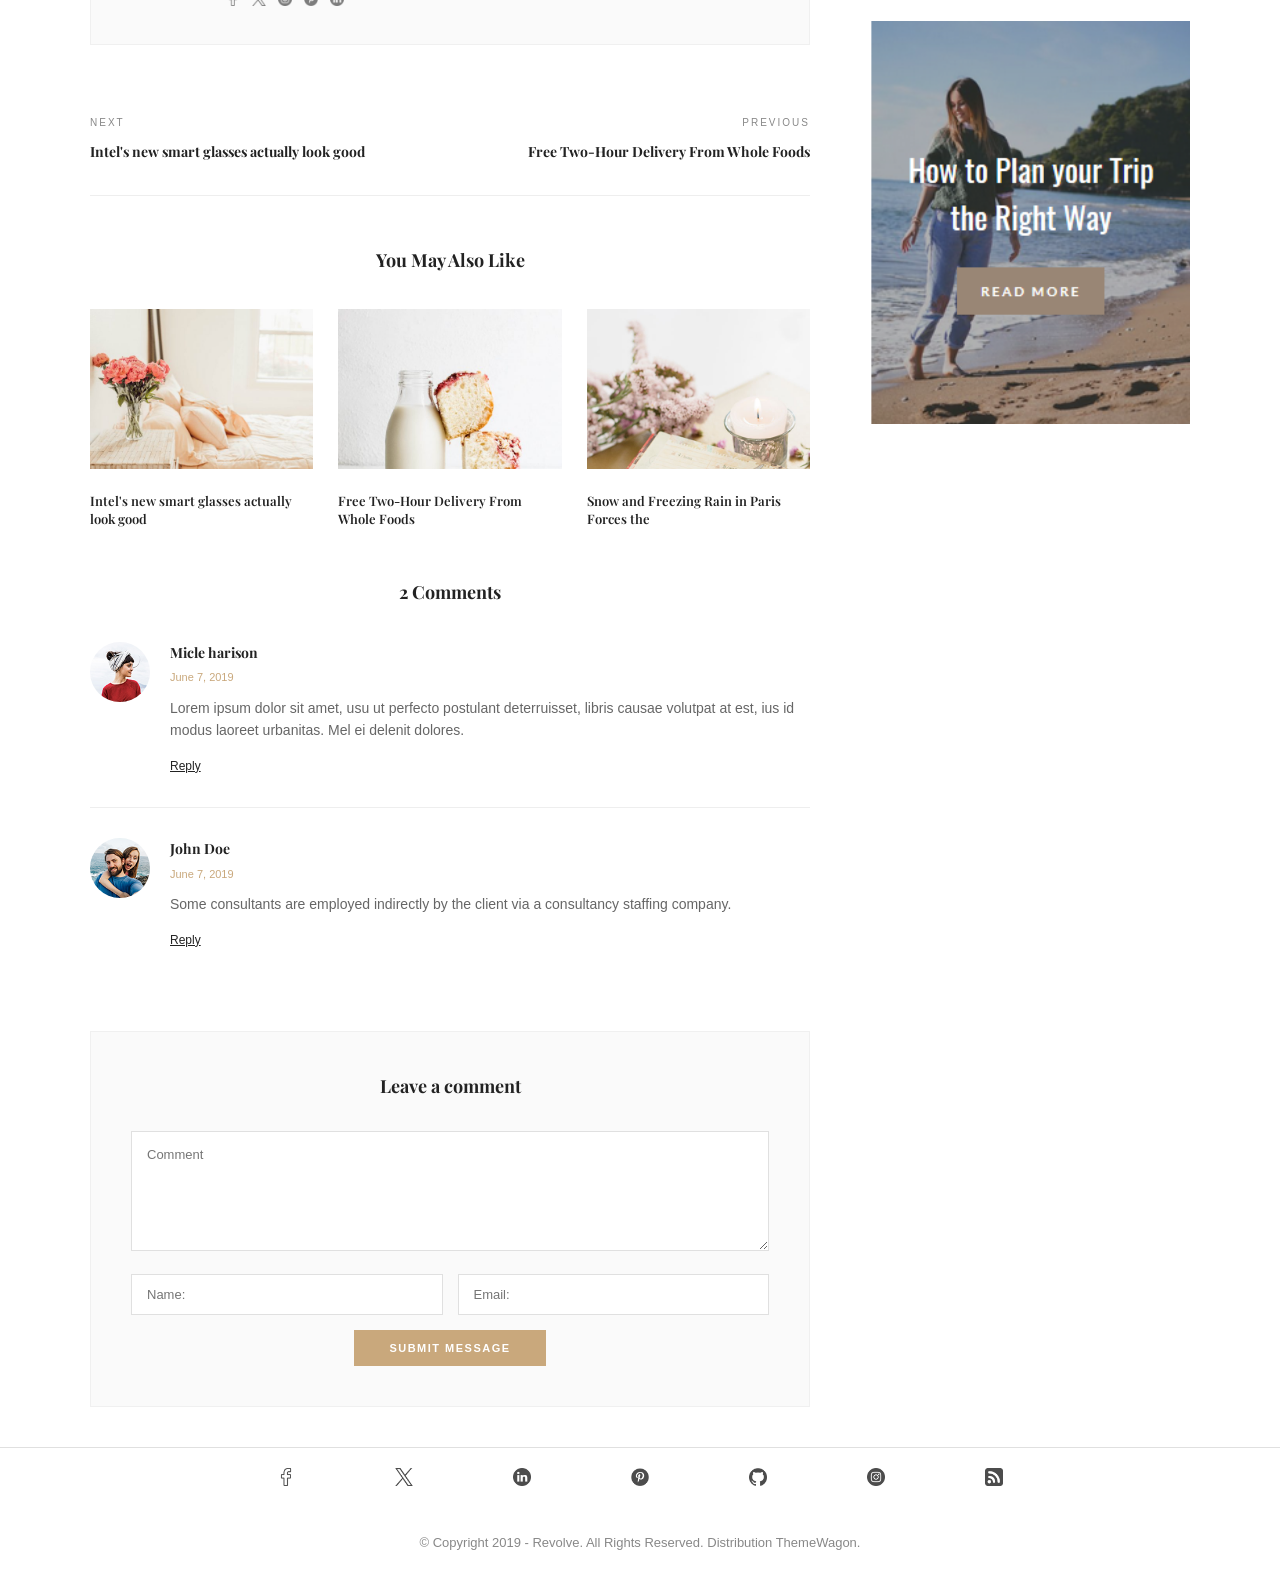
<file: pages/post format/quote.html>
<!DOCTYPE html>
<html lang="en">

<head>
    <meta charset="UTF-8">
    <meta name="viewport" content="width=device-width, initial-scale=1.0">
    <title>Quote Format - Revolve</title>
    <link rel="stylesheet" href="../../css/globals.css">
    <link rel="stylesheet" href="../../css/post-format.css">
</head>

<body>
    <!-- navbar -->
    <header>
        <nav class="navbar">
            <ul class="nav-list">
                <li><a href="../../index.html"><img src="../../images/logo.png" alt="Revolve Logo"></a></li>

                <li class="dropdown">
                    <a href="../../index.html">HOME</a>
                </li>

                <li class="dropdown">
                    <a href="#">BLOG SPOT</a>
                    <ul class="dropdown-menu">
                        <li><a href="../blog spot/fullwidth.html">FULLWIDTH</a></li>
                        <li><a href="../blog spot/left-sidebar.html">LEFT SIDEBAR</a></li>
                        <li><a href="../blog spot/right-sidebar.html">RIGHT SIDEBAR</a></li>
                    </ul>
                </li>

                <li><a href="../about.html">ABOUT</a></li>
                <li><a href="../category.html">CATEGORY</a></li>

                <li class="dropdown">
                    <a href="#">POST FORMAT</a>
                    <ul class="dropdown-menu">
                        <li><a href="../post format/video.html">VIDEO</a></li>
                        <li><a href="../post format/audio.html">AUDIO</a></li>
                        <li><a href="../post format/quote.html">QUOTE</a></li>
                        <li><a href="../post format/gallery.html">GALLERY</a></li>
                        <li><a href="../post format/image.html">IMAGE</a></li>
                    </ul>
                </li>

                <li><a href="../contact.html">CONTACT</a></li>

                <li class="social-icons">
                    <a href="#"><img src="../../images/facebook.png" alt="Facebook"></a>
                    <a href="#"><img src="../../images/twitter.png" alt="Twitter"></a>
                    <a href="#"><img src="../../images/linkedin.png" alt="LinkedIn"></a>
                </li>
            </ul>
        </nav>
    </header>

    <!-- Single Post Content -->
    <article class="single-post">
        <div class="container post-container">

            <!-- Main Content (Left Side) -->
            <div class="main-content">
                <!-- Post Header -->
                <div class="post-header">
                    <div class="post-categories">
                        <span class="cat-separator">HEALTH, LIFESTYLE</span>
                    </div>
                    <h1 class="post-title">First Look At Self-Portrait's Autumn Collection</h1>
                    <div class="post-meta">
                        <span class="author">BY LIAM</span>
                        <span class="meta-separator">|</span>
                        <span class="date">JANUARY 17,2019</span>
                    </div>
                </div>

                <!-- Quote Container -->
                <div class="quote-container" style="background-image: url('../../images/fashion/img-1.jpg');">
                    <div class="quote-overlay">
                        <h3 class="quote-text">"Alicia Keys is on the Picturesque Trip of a Lifetime in Egypt"</h3>
                        <p class="quote-author">- Nathan Astle</p>
                    </div>
                </div>

                <!-- Post Content -->
                <div class="post-content">
                    <p class="post-text">It was a cheerful prospect. I asked Perry what he thought about it; but he only
                        shrugged his shoulders and continued a longwinded prayer he had been at for some time. He was
                        wont to say that the only redeeming feature of our captivity was the ample time it gave him for
                        the improvisation of prayers—it was becoming an obsession with him.</p>

                    <h2 class="post-heading">Perfect design & code delivered to you</h2>

                    <p class="post-text">The Sagoths had begun to take notice of his habit of declaiming throughout
                        entire marches. One of them asked him what he was saying—to whom he was talking. The question
                        gave me an idea, so I answered quickly before Perry could say anything.</p>

                    <!-- Quote Block داخل المحتوى -->
                    <blockquote class="content-quote">
                        <span class="quote-icon">"</span>A wise girls knows her limit to touch the sky.Repellat sapiente
                        neque iusto praesentium
                        adipisci.The question gave me an idea, so I answered quickly before Perry could say
                        anything.<span class="quote-icon">"</span>
                    </blockquote>

                    <!-- Post Gallery -->
                    <div class="post-gallery">
                        <div class="gallery-row">
                            <img src="../../images/fashion/single-img1.png" alt="Gallery 1">
                            <img src="../../images/fashion/single-img2.png" alt="Gallery 2">
                        </div>
                    </div>

                    <h3 class="post-subheading">Enjoying the view of summer</h3>

                    <p class="post-text">Lorem ipsum dolor sit amet consectetur adipisicing elit. Unde cum delectus
                        exercitationem natus quidem enim error suscipit. Iure cupiditate nobis quaerat consectetur! Vero
                        aliquam, amet ipsum ullam reiciendis nostrum voluptate accusantium provident ut blanditiis
                        incidunt.</p>

                    <p class="post-text">Lorem ipsum dolor sit amet consectetur adipisicing elit. Voluptates ab ratione
                        animi nobis in et consequatur earum modi repellendus, qui, non debitis pariatur tempora
                        consequuntur!</p>

                    <!-- Post Tags -->
                    <div class="post-tags">
                        <a href="#" class="tag">#Health</a>
                        <a href="#" class="tag">#Game</a>
                        <a href="#" class="tag">#Tour</a>
                    </div>

                    <!-- Post Footer -->
                    <div class="post-footer">
                        <div class="comments-count">0 comment</div>
                        <div class="likes-count">2 <span class="heart">♡</span></div>
                        <div class="post-share">
                            <a href="#"><img src="../../images/facebook.png" alt="Facebook"></a>
                            <a href="#"><img src="../../images/twitter.png" alt="Twitter"></a>
                            <a href="#"><img src="../../images/pinterest.png" alt="Pinterest"></a>
                            <a href="#"><img src="../../images/linkedin.png" alt="LinkedIn"></a>
                        </div>
                    </div>
                </div>

                <!-- Author Box -->
                <div class="author-box">
                    <div class="author-avatar">
                        <img src="../../images/author.jpg" alt="Themefisher">
                    </div>
                    <div class="author-info">
                        <h4 class="author-name">Themefisher</h4>
                        <p class="author-bio">Hey there. My name is Liam. I was born with the love for traveling. I also
                            love taking photos with my phone in order to capture moment..</p>
                        <div class="author-social">
                            <a href="#"><img src="../../images/facebook.png" alt=""></a>
                            <a href="#"><img src="../../images/twitter.png" alt=""></a>
                            <a href="#"><img src="../../images/instagram.png" alt=""></a>
                            <a href="#"><img src="../../images/pinterest.png" alt=""></a>
                            <a href="#"><img src="../../images/linkedin.png" alt=""></a>
                        </div>
                    </div>
                </div>

                <!-- Post Navigation -->
                <div class="post-navigation">
                    <div class="nav-prev">
                        <span class="nav-label">NEXT</span>
                        <a href="#" class="nav-title">Intel's new smart glasses actually look good</a>
                    </div>
                    <div class="nav-next">
                        <span class="nav-label">PREVIOUS</span>
                        <a href="#" class="nav-title">Free Two-Hour Delivery From Whole Foods</a>
                    </div>
                </div>

                <!-- Related Posts -->
                <div class="related-posts">
                    <h3 class="related-title">You May Also Like</h3>
                    <div class="related-grid">
                        <div class="related-item">
                            <img src="../../images/fashion/img-1.jpg" alt="Related 1">
                            <h4><a href="#">Intel's new smart glasses actually look good</a></h4>
                        </div>
                        <div class="related-item">
                            <img src="../../images/fashion/img-2.jpg" alt="Related 2">
                            <h4><a href="#">Free Two-Hour Delivery From Whole Foods</a></h4>
                        </div>
                        <div class="related-item">
                            <img src="../../images/fashion/img-3.jpg" alt="Related 3">
                            <h4><a href="#">Snow and Freezing Rain in Paris Forces the</a></h4>
                        </div>
                    </div>
                </div>

                <!-- Comments Section -->
                <div class="comments-section">
                    <h3 class="comments-title">2 Comments</h3>

                    <div class="comment">
                        <div class="comment-avatar">
                            <img src="../../images/blog-user-2.jpg" alt="Micle harison">
                        </div>
                        <div class="comment-content">
                            <h4 class="comment-author">Micle harison</h4>
                            <span class="comment-date">June 7, 2019</span>
                            <p class="comment-text">Lorem ipsum dolor sit amet, usu ut perfecto postulant deterruisset,
                                libris causae volutpat at est, ius id modus laoreet urbanitas. Mel ei delenit dolores.
                            </p>
                            <a href="#" class="comment-reply">Reply</a>
                        </div>
                    </div>

                    <div class="comment">
                        <div class="comment-avatar">
                            <img src="../../images/blog-user-3.jpg" alt="John Doe">
                        </div>
                        <div class="comment-content">
                            <h4 class="comment-author">John Doe</h4>
                            <span class="comment-date">June 7, 2019</span>
                            <p class="comment-text">Some consultants are employed indirectly by the client via a
                                consultancy staffing company.</p>
                            <a href="#" class="comment-reply">Reply</a>
                        </div>
                    </div>
                </div>

                <!-- Comment Form -->
                <div class="comment-form-section">
                    <h3 class="form-title">Leave a comment</h3>
                    <form class="comment-form">
                        <textarea placeholder="Comment" class="form-textarea"></textarea>
                        <div class="form-row">
                            <input type="text" placeholder="Name:" class="form-input">
                            <input type="email" placeholder="Email:" class="form-input">
                        </div>
                        <button type="submit" class="submit-btn">SUBMIT MESSAGE</button>
                    </form>
                </div>
            </div>

            <!-- Sidebar (Right Side) -->
            <aside class="sidebar">
                <!-- Author Widget -->
                <div class="widget author-widget">
                    <div class="author-avatar-large">
                        <img src="../../images/author.jpg" alt="Liam Mason">
                    </div>
                    <h4 class="author-name-large">Liam Mason</h4>
                    <span class="author-role">Travel Blogger</span>
                    <p class="author-desc">I'm Liam, last year I decided to quit my job and travel the world. You can
                        follow my journey on this blog!</p>
                    <span class="author-signature">Liam Mason</span>

                    <div class="follow-section">
                        <span class="follow-label">FOLLOW ME</span>
                        <div class="social-boxes-sidebar">
                            <a href="#" class="social-box"><img src="../../images/facebook.png" alt=""></a>
                            <a href="#" class="social-box"><img src="../../images/twitter.png" alt=""></a>
                            <a href="#" class="social-box"><img src="../../images/instagram.png" alt=""></a>
                            <a href="#" class="social-box"><img src="../../images/youtube.png" alt=""></a>
                            <a href="#" class="social-box"><img src="../../images/pinterest.png" alt=""></a>
                        </div>
                    </div>
                </div>

                <!-- Trending Posts Widget -->
                <div class="widget trending-widget">
                    <h4 class="widget-title">TRENDING POSTS</h4>

                    <div class="trending-item">
                        <img src="../../images/news/f10.jpg" alt="Trending">
                        <div class="trending-content">
                            <span class="trending-date">SEPTEMBER 10, 2019</span>
                            <h5><a href="#">Meeting With Clarissa, Founder Of Purple Conversation App</a></h5>
                        </div>
                    </div>

                    <div class="trending-item small">
                        <img src="../../images/f1.jpg" alt="Trending">
                        <div class="trending-content">
                            <span class="trending-date">SEPTEMBER 10, 2019</span>
                            <h5><a href="#">Thoughtful living in los Angeles</a></h5>
                        </div>
                    </div>

                    <div class="trending-item small">
                        <img src="../../images/f2.jpg" alt="Trending">
                        <div class="trending-content">
                            <span class="trending-date">SEPTEMBER 10, 2019</span>
                            <h5><a href="#">Vivamus molestie gravida turpis.</a></h5>
                        </div>
                    </div>
                </div>

                <!-- Categories Widget -->
                <div class="widget categories-widget">
                    <h4 class="widget-title">CATEGORIES</h4>
                    <ul class="category-list">
                        <li>
                            <a href="#">Innovation</a>
                            <span class="cat-count">14</span>
                        </li>
                        <li>
                            <a href="#">Software</a>
                            <span class="cat-count">2</span>
                        </li>
                        <li>
                            <a href="#">Social</a>
                            <span class="cat-count">10</span>
                        </li>
                        <li>
                            <a href="#">Trends</a>
                            <span class="cat-count">5</span>
                        </li>
                    </ul>
                </div>

                <!-- Newsletter Widget -->
                <div class="widget newsletter-widget-sidebar">
                    <h4 class="widget-title">NEWSLETTER</h4>
                    <form class="sidebar-newsletter-form">
                        <input type="email" placeholder="Email Address" class="sidebar-input">
                        <button type="submit" class="sidebar-btn">SIGN UP</button>
                    </form>
                </div>

                <!-- Promo Widget -->
                <div class="widget promo-widget">
                    <img src="../../images/sidebar-banner3.png" alt="How to Plan your Trip">
                </div>
            </aside>

        </div>
    </article>

    <!-- Social Bar -->
    <section class="social-bar">
        <div class="container">
            <div class="social-links">
                <a href="#" class="social-link-item">
                    <img src="../../images/facebook.png" alt="facebook">
                </a>
                <a href="#" class="social-link-item">
                    <img src="../../images/twitter.png" alt="twitter">
                </a>
                <a href="#" class="social-link-item">
                    <img src="../../images/linkedin.png" alt="linkedin">
                </a>
                <a href="#" class="social-link-item">
                    <img src="../../images/pinterest.png" alt="pinterest">
                </a>
                <a href="#" class="social-link-item">
                    <img src="../../images/github.png" alt="github">
                </a>
                <a href="#" class="social-link-item">
                    <img src="../../images/instagram.png" alt="instagram">
                </a>
                <a href="#" class="social-link-item">
                    <img src="../../images/rss.png" alt="rss">
                </a>
            </div>
        </div>
    </section>

    <!-- Footer -->
    <footer class="footer">
        <div class="container">
            <p class="copyright">© Copyright 2019 - Revolve. All Rights Reserved. Distribution ThemeWagon.</p>
        </div>
    </footer>
</body>

</html>
</file>
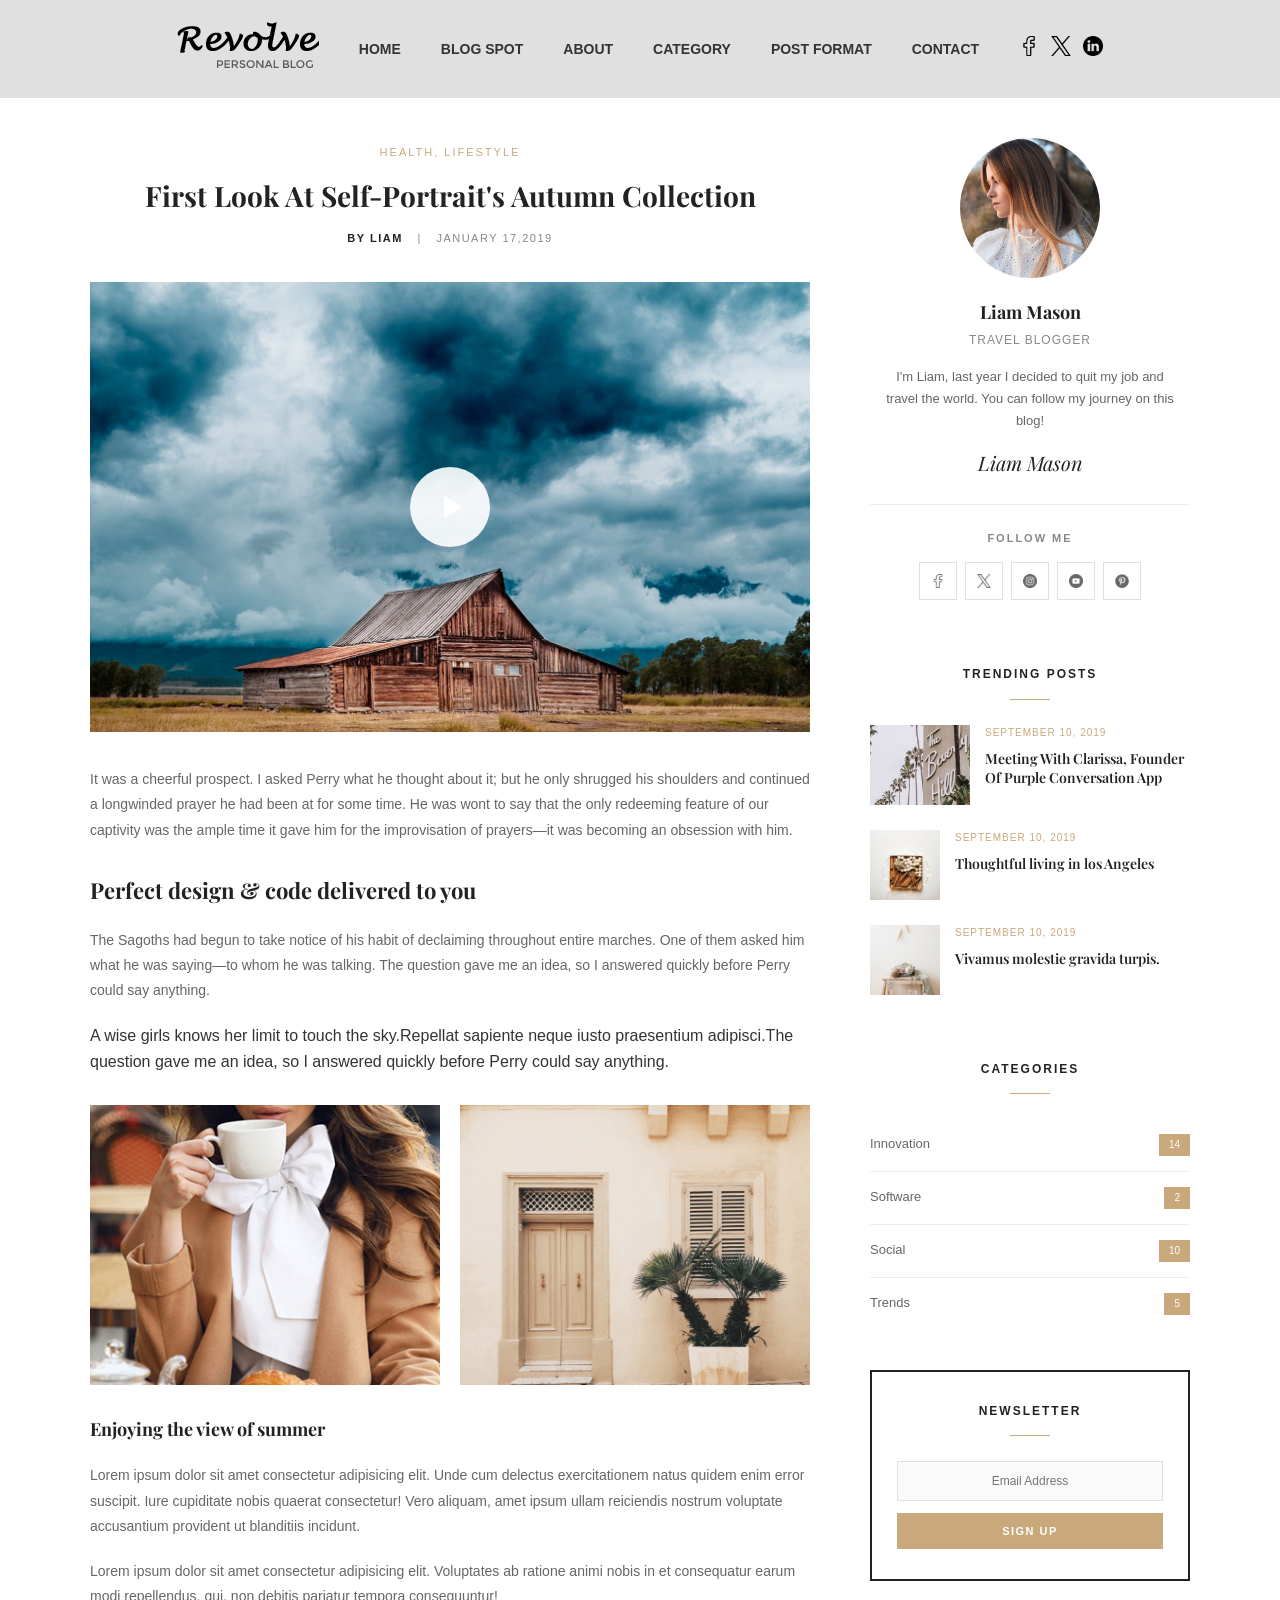
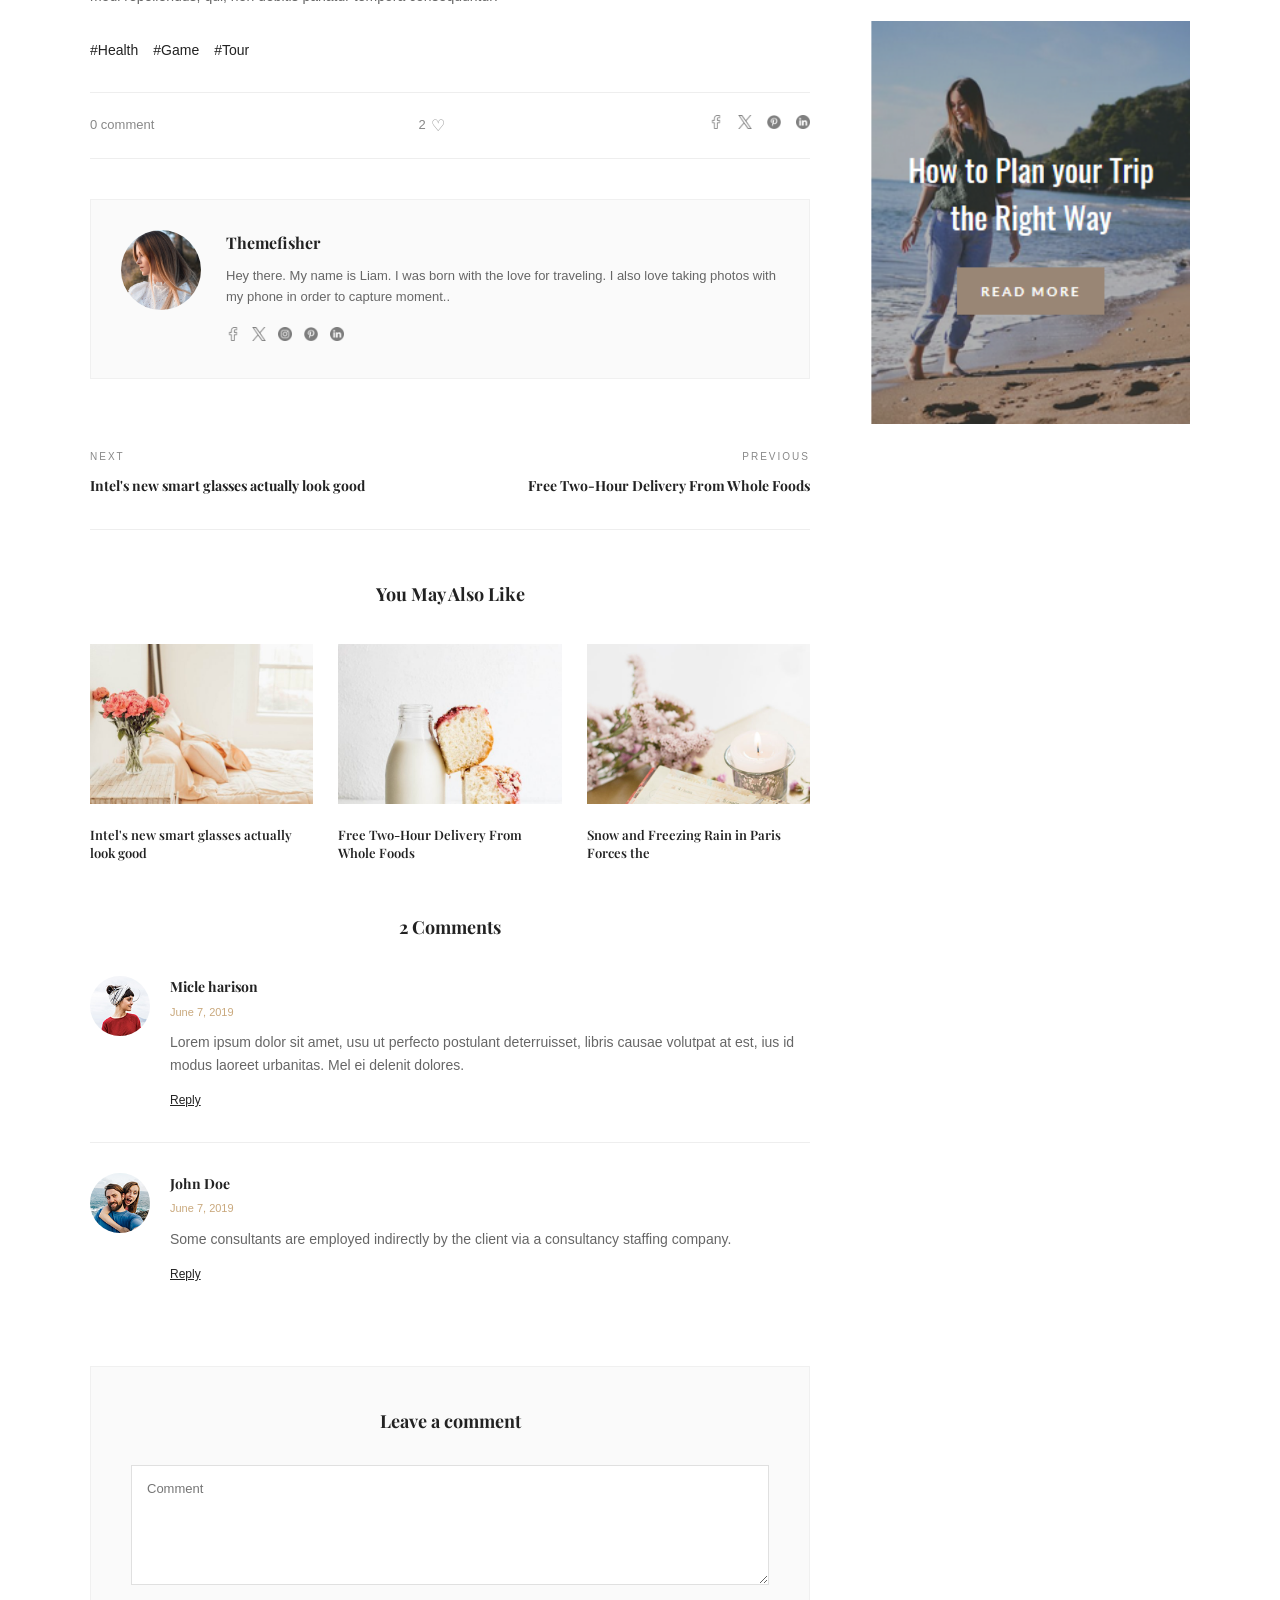
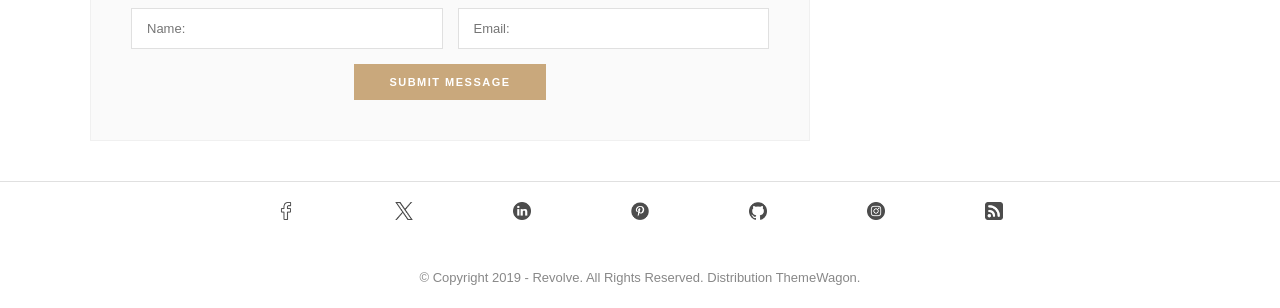
<file: pages/post format/video.html>
<!DOCTYPE html>
<html lang="en">

<head>
    <meta charset="UTF-8">
    <meta name="viewport" content="width=device-width, initial-scale=1.0">
    <title>Video Format - Revolve</title>
    <link rel="stylesheet" href="../../css/globals.css">
    <link rel="stylesheet" href="../../css/post-format.css">
</head>

<body>
    <!-- navbar -->
    <header>
        <nav class="navbar">
            <ul class="nav-list">
                <li><a href="../../index.html"><img src="../../images/logo.png" alt="Revolve Logo"></a></li>

                <li class="dropdown">
                    <a href="../../index.html">HOME</a>
                </li>

                <li class="dropdown">
                    <a href="#">BLOG SPOT</a>
                    <ul class="dropdown-menu">
                        <li><a href="../blog spot/fullwidth.html">FULLWIDTH</a></li>
                        <li><a href="../blog spot/left-sidebar.html">LEFT SIDEBAR</a></li>
                        <li><a href="../blog spot/right-sidebar.html">RIGHT SIDEBAR</a></li>
                    </ul>
                </li>

                <li><a href="../about.html">ABOUT</a></li>
                <li><a href="../category.html">CATEGORY</a></li>

                <li class="dropdown">
                    <a href="#">POST FORMAT</a>
                    <ul class="dropdown-menu">
                        <li><a href="../post format/video.html">VIDEO</a></li>
                        <li><a href="../post format/audio.html">AUDIO</a></li>
                        <li><a href="../post format/quote.html">QUOTE</a></li>
                        <li><a href="../post format/gallery.html">GALLERY</a></li>
                        <li><a href="../post format/image.html">IMAGE</a></li>
                    </ul>
                </li>

                <li><a href="../contact.html">CONTACT</a></li>

                <li class="social-icons">
                    <a href="#"><img src="../../images/facebook.png" alt="Facebook"></a>
                    <a href="#"><img src="../../images/twitter.png" alt="Twitter"></a>
                    <a href="#"><img src="../../images/linkedin.png" alt="LinkedIn"></a>
                </li>
            </ul>
        </nav>
    </header>

    <!-- Single Post Content -->
    <article class="single-post">
        <div class="container post-container">

            <!-- Main Content (Left Side) -->
            <div class="main-content">
                <!-- Post Header -->
                <div class="post-header">
                    <div class="post-categories">
                        <span class="cat-separator">HEALTH, LIFESTYLE</span>
                    </div>
                    <h1 class="post-title">First Look At Self-Portrait's Autumn Collection</h1>
                    <div class="post-meta">
                        <span class="author">BY LIAM</span>
                        <span class="meta-separator">|</span>
                        <span class="date">JANUARY 17,2019</span>
                    </div>
                </div>

                <!-- Video Container -->
                <div class="video-container">
                    <a href="https://www.youtube.com/watch?v=m2h8T1RGTag" target="_blank">
                        <img src="../../images/fashion/b6.jpg" alt="Video Post">
                        <div class="play-btn">
                            <svg width="30" height="30" viewBox="0 0 24 24" fill="white">
                                <polygon points="5 3 19 12 5 21 5 3"></polygon>
                            </svg>
                        </div>
                    </a>
                </div>

                <!-- Post Content -->
                <div class="post-content">
                    <p class="post-text">It was a cheerful prospect. I asked Perry what he thought about it; but he only
                        shrugged his shoulders and continued a longwinded prayer he had been at for some time. He was
                        wont to say that the only redeeming feature of our captivity was the ample time it gave him for
                        the improvisation of prayers—it was becoming an obsession with him.</p>

                    <h2 class="post-heading">Perfect design & code delivered to you</h2>

                    <p class="post-text">The Sagoths had begun to take notice of his habit of declaiming throughout
                        entire marches. One of them asked him what he was saying—to whom he was talking. The question
                        gave me an idea, so I answered quickly before Perry could say anything.</p>

                    <!-- Quote -->
                    <p>A wise girls knows her limit to touch the sky.Repellat sapiente neque iusto praesentium
                        adipisci.The question gave me an idea, so I answered quickly before Perry could say anything.
                    </p>

                    <!-- Post Gallery -->
                    <div class="post-gallery">
                        <div class="gallery-row">
                            <img src="../../images/fashion/single-img1.png" alt="Gallery 1">
                            <img src="../../images/fashion/single-img2.png" alt="Gallery 2">
                        </div>
                    </div>

                    <h3 class="post-subheading">Enjoying the view of summer</h3>

                    <p class="post-text">Lorem ipsum dolor sit amet consectetur adipisicing elit. Unde cum delectus
                        exercitationem natus quidem enim error suscipit. Iure cupiditate nobis quaerat consectetur! Vero
                        aliquam, amet ipsum ullam reiciendis nostrum voluptate accusantium provident ut blanditiis
                        incidunt.</p>

                    <p class="post-text">Lorem ipsum dolor sit amet consectetur adipisicing elit. Voluptates ab ratione
                        animi nobis in et consequatur earum modi repellendus, qui, non debitis pariatur tempora
                        consequuntur!</p>

                    <!-- Post Tags -->
                    <div class="post-tags">
                        <a href="#" class="tag">#Health</a>
                        <a href="#" class="tag">#Game</a>
                        <a href="#" class="tag">#Tour</a>
                    </div>

                    <!-- Post Footer -->
                    <div class="post-footer">
                        <div class="comments-count">0 comment</div>
                        <div class="likes-count">2 <span class="heart">♡</span></div>
                        <div class="post-share">
                            <a href="#"><img src="../../images/facebook.png" alt="Facebook"></a>
                            <a href="#"><img src="../../images/twitter.png" alt="Twitter"></a>
                            <a href="#"><img src="../../images/pinterest.png" alt="Pinterest"></a>
                            <a href="#"><img src="../../images/linkedin.png" alt="LinkedIn"></a>
                        </div>
                    </div>
                </div>

                <!-- Author Box -->
                <div class="author-box">
                    <div class="author-avatar">
                        <img src="../../images/author.jpg" alt="Themefisher">
                    </div>
                    <div class="author-info">
                        <h4 class="author-name">Themefisher</h4>
                        <p class="author-bio">Hey there. My name is Liam. I was born with the love for traveling. I also
                            love taking photos with my phone in order to capture moment..</p>
                        <div class="author-social">
                            <a href="#"><img src="../../images/facebook.png" alt=""></a>
                            <a href="#"><img src="../../images/twitter.png" alt=""></a>
                            <a href="#"><img src="../../images/instagram.png" alt=""></a>
                            <a href="#"><img src="../../images/pinterest.png" alt=""></a>
                            <a href="#"><img src="../../images/linkedin.png" alt=""></a>
                        </div>
                    </div>
                </div>

                <!-- Post Navigation -->
                <div class="post-navigation">
                    <div class="nav-prev">
                        <span class="nav-label">NEXT</span>
                        <a href="#" class="nav-title">Intel's new smart glasses actually look good</a>
                    </div>
                    <div class="nav-next">
                        <span class="nav-label">PREVIOUS</span>
                        <a href="#" class="nav-title">Free Two-Hour Delivery From Whole Foods</a>
                    </div>
                </div>

                <!-- Related Posts -->
                <div class="related-posts">
                    <h3 class="related-title">You May Also Like</h3>
                    <div class="related-grid">
                        <div class="related-item">
                            <img src="../../images/fashion/img-1.jpg" alt="Related 1">
                            <h4><a href="#">Intel's new smart glasses actually look good</a></h4>
                        </div>
                        <div class="related-item">
                            <img src="../../images/fashion/img-2.jpg" alt="Related 2">
                            <h4><a href="#">Free Two-Hour Delivery From Whole Foods</a></h4>
                        </div>
                        <div class="related-item">
                            <img src="../../images/fashion/img-3.jpg" alt="Related 3">
                            <h4><a href="#">Snow and Freezing Rain in Paris Forces the</a></h4>
                        </div>
                    </div>
                </div>

                <!-- Comments Section -->
                <div class="comments-section">
                    <h3 class="comments-title">2 Comments</h3>

                    <div class="comment">
                        <div class="comment-avatar">
                            <img src="../../images/blog-user-2.jpg" alt="Micle harison">
                        </div>
                        <div class="comment-content">
                            <h4 class="comment-author">Micle harison</h4>
                            <span class="comment-date">June 7, 2019</span>
                            <p class="comment-text">Lorem ipsum dolor sit amet, usu ut perfecto postulant deterruisset,
                                libris causae volutpat at est, ius id modus laoreet urbanitas. Mel ei delenit dolores.
                            </p>
                            <a href="#" class="comment-reply">Reply</a>
                        </div>
                    </div>

                    <div class="comment">
                        <div class="comment-avatar">
                            <img src="../../images/blog-user-3.jpg" alt="John Doe">
                        </div>
                        <div class="comment-content">
                            <h4 class="comment-author">John Doe</h4>
                            <span class="comment-date">June 7, 2019</span>
                            <p class="comment-text">Some consultants are employed indirectly by the client via a
                                consultancy staffing company.</p>
                            <a href="#" class="comment-reply">Reply</a>
                        </div>
                    </div>
                </div>

                <!-- Comment Form -->
                <div class="comment-form-section">
                    <h3 class="form-title">Leave a comment</h3>
                    <form class="comment-form">
                        <textarea placeholder="Comment" class="form-textarea"></textarea>
                        <div class="form-row">
                            <input type="text" placeholder="Name:" class="form-input">
                            <input type="email" placeholder="Email:" class="form-input">
                        </div>
                        <button type="submit" class="submit-btn">SUBMIT MESSAGE</button>
                    </form>
                </div>
            </div>

            <!-- Sidebar (Right Side) -->
            <aside class="sidebar">
                <!-- Author Widget -->
                <div class="widget author-widget">
                    <div class="author-avatar-large">
                        <img src="../../images/author.jpg" alt="Liam Mason">
                    </div>
                    <h4 class="author-name-large">Liam Mason</h4>
                    <span class="author-role">Travel Blogger</span>
                    <p class="author-desc">I'm Liam, last year I decided to quit my job and travel the world. You can
                        follow my journey on this blog!</p>
                    <span class="author-signature">Liam Mason</span>

                    <div class="follow-section">
                        <span class="follow-label">FOLLOW ME</span>
                        <div class="social-boxes-sidebar">
                            <a href="#" class="social-box"><img src="../../images/facebook.png" alt=""></a>
                            <a href="#" class="social-box"><img src="../../images/twitter.png" alt=""></a>
                            <a href="#" class="social-box"><img src="../../images/instagram.png" alt=""></a>
                            <a href="#" class="social-box"><img src="../../images/youtube.png" alt=""></a>
                            <a href="#" class="social-box"><img src="../../images/pinterest.png" alt=""></a>
                        </div>
                    </div>
                </div>

                <!-- Trending Posts Widget -->
                <div class="widget trending-widget">
                    <h4 class="widget-title">TRENDING POSTS</h4>

                    <div class="trending-item">
                        <img src="../../images/news/f10.jpg" alt="Trending">
                        <div class="trending-content">
                            <span class="trending-date">SEPTEMBER 10, 2019</span>
                            <h5><a href="#">Meeting With Clarissa, Founder Of Purple Conversation App</a></h5>
                        </div>
                    </div>

                    <div class="trending-item small">
                        <img src="../../images/f1.jpg" alt="Trending">
                        <div class="trending-content">
                            <span class="trending-date">SEPTEMBER 10, 2019</span>
                            <h5><a href="#">Thoughtful living in los Angeles</a></h5>
                        </div>
                    </div>

                    <div class="trending-item small">
                        <img src="../../images/f2.jpg" alt="Trending">
                        <div class="trending-content">
                            <span class="trending-date">SEPTEMBER 10, 2019</span>
                            <h5><a href="#">Vivamus molestie gravida turpis.</a></h5>
                        </div>
                    </div>
                </div>

                <!-- Categories Widget -->
                <div class="widget categories-widget">
                    <h4 class="widget-title">CATEGORIES</h4>
                    <ul class="category-list">
                        <li>
                            <a href="#">Innovation</a>
                            <span class="cat-count">14</span>
                        </li>
                        <li>
                            <a href="#">Software</a>
                            <span class="cat-count">2</span>
                        </li>
                        <li>
                            <a href="#">Social</a>
                            <span class="cat-count">10</span>
                        </li>
                        <li>
                            <a href="#">Trends</a>
                            <span class="cat-count">5</span>
                        </li>
                    </ul>
                </div>

                <!-- Newsletter Widget -->
                <div class="widget newsletter-widget-sidebar">
                    <h4 class="widget-title">NEWSLETTER</h4>
                    <form class="sidebar-newsletter-form">
                        <input type="email" placeholder="Email Address" class="sidebar-input">
                        <button type="submit" class="sidebar-btn">SIGN UP</button>
                    </form>
                </div>

                <!-- Promo Widget -->
                <div class="widget promo-widget">
                    <img src="../../images/sidebar-banner3.png" alt="How to Plan your Trip">
                </div>
            </aside>

        </div>
    </article>

    <!-- Social Bar -->
    <section class="social-bar">
        <div class="container">
            <div class="social-links">
                <a href="#" class="social-link-item">
                    <img src="../../images/facebook.png" alt="facebook">
                </a>
                <a href="#" class="social-link-item">
                    <img src="../../images/twitter.png" alt="twitter">
                </a>
                <a href="#" class="social-link-item">
                    <img src="../../images/linkedin.png" alt="linkedin">
                </a>
                <a href="#" class="social-link-item">
                    <img src="../../images/pinterest.png" alt="pinterest">
                </a>
                <a href="#" class="social-link-item">
                    <img src="../../images/github.png" alt="github">
                </a>
                <a href="#" class="social-link-item">
                    <img src="../../images/instagram.png" alt="instagram">
                </a>
                <a href="#" class="social-link-item">
                    <img src="../../images/rss.png" alt="rss">
                </a>
            </div>
        </div>
    </section>

    <!-- Footer -->
    <footer class="footer">
        <div class="container">
            <p class="copyright">© Copyright 2019 - Revolve. All Rights Reserved. Distribution ThemeWagon.</p>
        </div>
    </footer>
</body>

</html>
</file>
<file: css/globals.css>
/* ========================
   GLOBAL VARIABLES & COLORS
======================== */
:root {
    --primary-color: #d4a574;
    --text-dark: #333;
    --text-light: #888;
    --bg-light: #f9f9f9;
    --white: #fff;
    --border-color: #e0e0e0;
    --dark-bg: #1a1a1a;
    --black: #000;
    --dropdown-bg: #000;
}

/* ========================
   GLOBAL RESET
======================== */
* {
    margin: 0;
    padding: 0;
    box-sizing: border-box;
}

body {
    font-family: Arial, sans-serif;
    line-height: 1.6;
    background-color: var(--white);
    color: var(--text-dark);
}

/* ========================
   NAVBAR & HEADER (UNIFIED)
======================== */
header {
    font-family: Arial, sans-serif;
}

.navbar {
    background: var(--border-color);
}

.nav-list {
    list-style: none;
    display: flex;
    align-items: center;
    justify-content: center;
    gap: 40px;
    padding: 15px;
}

.nav-list a {
    color: var(--text-dark);
    text-decoration: none;
    font-weight: bold;
    font-family: Arial, sans-serif;
    font-size: 14px;
}

.dropdown {
    position: relative;
}

.dropdown-menu {
    display: none;
    position: absolute;
    background: #000;
    list-style: none;
    padding: 10px 0;
    top: 100%;
    left: 0;
    min-width: 150px;
    z-index: 100;
}

.dropdown-menu li a {
    display: block;
    color: var(--white);
    padding: 10px 20px;
    font-size: 13px;
}

.dropdown:hover .dropdown-menu {
    display: block;
}

/* Social Icons */
.social-icons {
    display: flex;
    gap: 12px;
}

.social-icons img {
    width: 20px;
    height: 20px;
    cursor: pointer;
    transition: transform 0.3s;
}

.social-icons img:hover {
    transform: scale(1.1);
}
</file>
<file: css/style.css>
/* ========================
   Slider Section
======================== */
.slider-grid {
    display: grid;
    grid-template-columns: repeat(3, 1fr);
    gap: 30px;
    padding: 40px;
    max-width: 1400px;
    margin: 0 auto;
}

.slider-item {
    position: relative;
    overflow: visible;
    background: var(--white);
    transition: transform 0.3s;
}

.slider-item:hover {
    transform: translateY(-5px);
}

.slider-item img {
    width: 100%;
    height: 500px;
    object-fit: cover;
    display: block;
}

.slider-content {
    position: absolute;
    bottom: 20px;
    left: 50%;
    transform: translateX(-50%);
    width: 85%;
    background: var(--white);
    padding: 35px 30px;
    text-align: center;
    box-shadow: 0 5px 20px rgba(0, 0, 0, 0.08);
    z-index: 2;
}

.slider-content .cat-name {
    display: block;
    font-size: 13px;
    text-transform: uppercase;
    letter-spacing: 3px;
    color: var(--primary-color);
    margin-bottom: 15px;
    font-weight: 500;
}

.slider-content h3 {
    margin: 0 0 15px 0;
    font-size: 24px;
    font-family: 'Georgia', serif;
    font-weight: 400;
    line-height: 1.3;
}

.slider-content h3 a {
    color: var(--text-dark);
    text-decoration: none;
    transition: color 0.3s;
}

.slider-content h3 a:hover {
    color: var(--primary-color);
}

.slider-content .date {
    font-size: 14px;
    color: var(--text-light);
    font-style: italic;
}

/* ========================
   Posts Section
======================== */
.posts-grid {
    display: grid;
    grid-template-columns: repeat(4, 1fr);
    gap: 30px;
    padding: 40px;
    max-width: 1400px;
    margin: 0 auto;
}

.post-card {
    background: var(--white);
    overflow: hidden;
}

.post-card img {
    width: 100%;
    height: 250px;
    object-fit: cover;
    display: block;
}

.post-content {
    padding: 20px;
    text-align: center;
}

.post-content h3 {
    margin: 0 0 10px;
    font-size: 18px;
}

.post-content h3 a {
    color: var(--primary-color);
    text-decoration: none;
    transition: color 0.3s;
}

.post-content p {
    font-size: 14px;
    color: #555;
    margin-bottom: 10px;
}

.post-content .date {
    font-size: 12px;
    color: var(--text-light);
    text-transform: uppercase;
}

/* ========================
   Pagination
======================== */
.pagination {
    display: flex;
    justify-content: center;
    align-items: center;
    gap: 10px;
    margin-top: 60px;
}

.page-number {
    width: 35px;
    height: 35px;
    display: flex;
    align-items: center;
    justify-content: center;
    text-decoration: none;
    color: var(--text-dark);
    font-size: 13px;
    border: 1px solid var(--border-color);
    background-color: var(--bg-light);
    transition: all 0.3s;
}

.page-number.active,
.page-number:hover {
    background-color: var(--primary-color);
    color: var(--white);
    border-color: var(--primary-color);
}

.page-next {
    display: flex;
    align-items: center;
    justify-content: center;
    color: var(--text-light);
    text-decoration: none;
    padding: 8px;
    border: 1px solid var(--border-color);
    background-color: var(--bg-light);
    transition: all 0.3s;
}

.page-next:hover {
    color: var(--text-dark);
    border-color: var(--text-dark);
}

/* ========================
   Newsletter
======================== */
.newsletter {
    background-color: var(--bg-light);
    padding: 60px 0;
    text-align: center;
    margin-top: 40px;
}

.newsletter-title {
    font-family: 'Playfair Display', serif;
    font-size: 28px;
    font-weight: 700;
    margin-bottom: 10px;
}

.newsletter-subtitle {
    color: var(--text-light);
    font-size: 14px;
    margin-bottom: 30px;
}

.newsletter-form {
    display: flex;
    justify-content: center;
    max-width: 500px;
    margin: 0 auto;
}

.newsletter-input {
    flex: 1;
    padding: 15px 20px;
    border: 1px solid var(--border-color);
    border-right: none;
    font-size: 13px;
    outline: none;
}

.newsletter-input::placeholder {
    color: var(--text-light);
}

.newsletter-btn {
    padding: 15px 30px;
    background-color: var(--text-dark);
    color: var(--white);
    border: none;
    font-size: 12px;
    letter-spacing: 1px;
    cursor: pointer;
    transition: background-color 0.3s;
}

.newsletter-btn:hover {
    background-color: var(--primary-color);
}

/* ========================
   Footer
======================== */
.footer {
    background-color: var(--bg-light);
    padding: 30px 0;
    border-top: 1px solid var(--border-color);
}

.footer-links {
    display: flex;
    justify-content: center;
    gap: 30px;
    margin-bottom: 20px;
}

.footer-link {
    text-decoration: none;
    color: var(--text-dark);
    font-size: 11px;
    letter-spacing: 1px;
    transition: color 0.3s;
}

.footer-link:hover {
    color: var(--primary-color);
}

.copyright {
    text-align: center;
    font-size: 11px;
    color: var(--text-light);
}
</file>
<file: css/about.css>
/* ========================
   About Section
======================== */
.about-section {
    padding: 60px 0;
}

.page-title {
    font-family: 'Playfair Display', serif;
    font-size: 32px;
    font-weight: 400;
    text-align: center;
    margin-bottom: 40px;
    color: var(--text-dark);
}

.about-hero {
    margin-bottom: 50px;
}

.about-hero img {
    width: 100%;
    max-width: 900px;
    height: auto;
    display: block;
    margin: 0 auto;
}

.about-info {
    display: grid;
    grid-template-columns: repeat(3, 1fr);
    gap: 40px;
    max-width: 900px;
    margin: 0 auto 50px;
}

.info-title {
    font-size: 13px;
    letter-spacing: 3px;
    font-weight: 600;
    margin-bottom: 20px;
    color: var(--text-dark);
    text-transform: uppercase;
}

.info-text {
    font-size: 14px;
    color: var(--text-light);
    line-height: 1.8;
}

.social-boxes {
    display: flex;
    gap: 8px;
}

.social-box {
    width: 40px;
    height: 40px;
    border: 1px solid var(--border-color);
    display: flex;
    align-items: center;
    justify-content: center;
    transition: all 0.3s;
}

.social-box:hover {
    background: var(--primary-color);
    border-color: var(--primary-color);
}

.social-box img {
    width: 14px;
    height: 14px;
    opacity: 0.6;
}

.social-box:hover img {
    opacity: 1;
    filter: brightness(0) invert(1);
}

.about-story {
    max-width: 900px;
    margin: 0 auto;
}

.story-title {
    font-family: 'Playfair Display', serif;
    font-size: 22px;
    font-weight: 700;
    margin-bottom: 20px;
    color: var(--text-dark);
}

.story-text {
    font-size: 15px;
    color: var(--text-light);
    line-height: 1.8;
}

/* ========================
   Gallery Section
======================== */
.gallery-section {
    padding: 40px 0;
}

.gallery-grid {
    display: grid;
    grid-template-columns: repeat(4, 1fr);
    gap: 25px;
    max-width: 1000px;
    margin: 0 auto;
}

.gallery-item {
    cursor: pointer;
}

.gallery-item img {
    width: 100%;
    height: 280px;
    object-fit: cover;
    display: block;
    margin-bottom: 15px;
    transition: transform 0.3s;
}

.gallery-item:hover img {
    transform: scale(1.02);
}

.gallery-title {
    font-family: 'Playfair Display', serif;
    font-size: 16px;
    font-weight: 600;
    color: var(--text-dark);
}

/* ========================
   Instagram Section
======================== */
.instagram-section {
    padding: 40px 0;
    text-align: center;
}

.instagram-title {
    font-size: 13px;
    letter-spacing: 3px;
    font-weight: 600;
    color: var(--text-dark);
    text-transform: uppercase;
}

/* ========================
   Social Bar
======================== */
.social-bar {
    background: var(--white);
    border-top: 1px solid var(--border-color);
    padding: 20px 0;
}

.social-links {
    display: flex;
    justify-content: center;
    gap: 100px;
}

.social-link-item img {
    width: 18px;
    opacity: 0.7;
    transition: 0.3s;
}

.social-link-item img:hover {
    opacity: 1;
}

/* ========================
   Footer (Updated)
======================== */
.footer {
    text-align: center;
    padding: 20px 0;
    font-size: 13px;
    color: var(--text-light);
}

.footer .copyright {
    color: var(--text-light);
    font-size: 13px;
}
</file>
<file: css/category.css>
/* ========================
   Category Header
======================== */
.category-header {
    padding: 50px 0 30px;
    text-align: center;
}

.category-title {
    font-family: 'Playfair Display', serif;
    font-size: 34px;
    font-weight: 400;
    color: var(--text-dark);
}

/* page container (keeps this page consistent with site) */
.container {
    max-width: 1100px;
    margin: 0 auto;
    padding: 0 15px;
}

/* ========================
   Main Layout with Sidebar
======================== */
.main-layout {
    padding: 20px 0 60px;
}

.layout-container {
    display: grid;
    grid-template-columns: 1fr 320px;
    gap: 50px;
    max-width: 1100px;
}



/* Posts Grid in Sidebar Layout */
.posts-grid-sidebar {
    display: grid;
    grid-template-columns: repeat(2, 1fr);
    gap: 28px;
}

.post-card-sidebar .card-image {
    height: 260px;
    overflow: hidden;
    margin-bottom: 15px;
}

.post-card-sidebar .card-image img {
    width: 100%;
    height: 100%;
    object-fit: cover;
    transition: transform 0.3s;
}

.post-card-sidebar:hover .card-image img {
    transform: scale(1.05);
}

.post-card-sidebar .card-content {
    text-align: left;
}

.post-card-sidebar .category {
    font-size: 10px;
    letter-spacing: 2px;
    color: var(--primary-color);
}

.post-card-sidebar .card-title {
    font-family: 'Playfair Display', serif;
    font-size: 16px;
    font-weight: 700;
    margin: 8px 0;
    line-height: 1.4;
    color: var(--text-dark);
}

.post-card-sidebar .date {
    font-size: 11px;
    color: var(--text-light);
    letter-spacing: 1px;
}

/* ========================
   Sidebar Styles
======================== */
.sidebar {
    display: flex;
    flex-direction: column;
    gap: 35px;
}

.widget {
    text-align: center;
}

.widget-title {
    font-size: 12px;
    letter-spacing: 2px;
    font-weight: 600;
    margin-bottom: 25px;
    color: var(--text-dark);
    position: relative;
    padding-bottom: 10px;
}

.widget-title::after {
    content: '';
    position: absolute;
    bottom: 0;
    left: 50%;
    transform: translateX(-50%);
    width: 30px;
    height: 1px;
    background: var(--primary-color);
}

/* Author Widget */
.author-widget {
    padding-bottom: 25px;
}

.author-avatar-large {
    width: 120px;
    height: 120px;
    border-radius: 50%;
    overflow: hidden;
    margin: 0 auto 15px;
}

.author-avatar-large img {
    width: 100%;
    height: 100%;
    object-fit: cover;
}

.author-name-large {
    font-family: 'Playfair Display', serif;
    font-size: 16px;
    font-weight: 700;
    margin-bottom: 5px;
}

.author-role {
    font-size: 12px;
    color: var(--text-light);
    display: block;
    margin-bottom: 15px;
}

.author-desc {
    font-size: 13px;
    color: var(--text-light);
    line-height: 1.7;
    margin-bottom: 15px;
    padding: 0 10px;
}

.author-signature {
    font-family: 'Playfair Display', serif;
    font-size: 18px;
    font-style: italic;
    color: var(--text-dark);
    display: block;
    margin-bottom: 25px;
}

.follow-section {
    border-top: 1px solid var(--border-color);
    padding-top: 20px;
}

.follow-label {
    font-size: 11px;
    letter-spacing: 2px;
    color: var(--text-light);
    display: block;
    margin-bottom: 15px;
}

.social-boxes-sidebar {
    display: flex;
    justify-content: center;
    gap: 8px;
}

.social-boxes-sidebar .social-box img {
    width: 28px;
    height: 28px;
    object-fit: cover;
    display: block;
    transition: transform 0.25s, opacity 0.25s;
    opacity: 0.9;
}

.social-boxes-sidebar .social-box:hover img {
    transform: scale(1.06);
    opacity: 1;
}

/* Trending Widget */
.trending-item {
    display: flex;
    gap: 15px;
    text-align: left;
    margin-bottom: 20px;
}

.trending-item img {
    width: 100px;
    height: 80px;
    object-fit: cover;
}

.trending-item.small img {
    width: 60px;
    height: 60px;
}

.trending-content {
    flex: 1;
}

.trending-date {
    font-size: 10px;
    color: var(--primary-color);
    letter-spacing: 1px;
    display: block;
    margin-bottom: 5px;
}

.trending-content h5 {
    font-family: 'Playfair Display', serif;
    font-size: 13px;
    font-weight: 600;
    line-height: 1.4;
}

.trending-content h5 a {
    color: var(--text-dark);
    text-decoration: none;
}

/* Categories Widget */
.category-list {
    list-style: none;
    text-align: left;
}

.category-list li {
    display: flex;
    justify-content: space-between;
    align-items: center;
    padding: 12px 0;
    border-bottom: 1px solid var(--border-color);
}

.category-list li:last-child {
    border-bottom: none;
}

.category-list a {
    font-size: 13px;
    color: var(--text-dark);
    text-decoration: none;
    transition: color 0.3s;
}

.category-list a:hover {
    color: var(--primary-color);
}

.cat-count {
    background: var(--primary-color);
    color: var(--white);
    font-size: 10px;
    padding: 2px 8px;
    border-radius: 2px;
}

/* Newsletter Widget Sidebar */
.sidebar-newsletter-form {
    display: flex;
    flex-direction: column;
    gap: 10px;
}

.sidebar-input {
    padding: 12px 15px;
    border: 1px solid var(--border-color);
    font-size: 12px;
    text-align: center;
}

.sidebar-btn {
    background: var(--primary-color);
    color: var(--white);
    border: none;
    padding: 12px;
    font-size: 11px;
    letter-spacing: 1px;
    cursor: pointer;
    transition: background 0.3s;
}

.sidebar-btn:hover {
    background: var(--text-dark);
}

/* Promo Widget */
.promo-widget {
    position: relative;
    overflow: hidden;
}

.promo-widget img {
    width: 100%;
    height: 350px;
    object-fit: cover;
}

.promo-overlay {
    position: absolute;
    bottom: 0;
    left: 0;
    right: 0;
    padding: 30px 20px;
    background: linear-gradient(to top, rgba(0, 0, 0, 0.7), transparent);
    text-align: center;
}

.promo-overlay h4 {
    color: var(--white);
    font-family: 'Playfair Display', serif;
    font-size: 18px;
    font-weight: 700;
    margin-bottom: 15px;
    line-height: 1.4;
}

.promo-btn {
    display: inline-block;
    background: rgba(255, 255, 255, 0.3);
    color: var(--white);
    padding: 8px 20px;
    font-size: 11px;
    letter-spacing: 1px;
    text-decoration: none;
    transition: background 0.3s;
}

.promo-btn:hover {
    background: var(--primary-color);
}

/* ========================
   Social Bar
======================== */
.social-bar {
    background: var(--white);
    border-top: 1px solid var(--border-color);
    padding: 20px 0;
}

.social-links {
    display: flex;
    justify-content: center;
    gap: 100px;
}

.social-link-item img {
    width: 18px;
    opacity: 0.7;
    transition: 0.3s;
}

.social-link-item img:hover {
    opacity: 1;
}

/* ========================
   Footer (Updated)
======================== */
.footer {
    text-align: center;
    padding: 20px 0;
    font-size: 13px;
    color: var(--text-light);
}

.footer .copyright {
    color: var(--text-light);
    font-size: 13px;
}
</file>
<file: css/contact.css>
/* ========================
   Contact Page Styles
======================== */
.contact-section {
    padding: 40px 0 80px;
}

.contact-container {
    max-width: 700px;
    margin: 0 auto;
    padding: 0 20px;
}

.page-title-contact {
    font-family: 'Playfair Display', serif;
    font-size: 28px;
    font-weight: 400;
    text-align: center;
    margin-bottom: 40px;
    color: var(--text-dark);
}

/* Contact Image */
.contact-image {
    margin-bottom: 40px;
}

.contact-image img {
    width: 100%;
    height: auto;
    display: block;
}

/* Contact Intro */
.contact-intro {
    margin-bottom: 50px;
    text-align: left;
}

.contact-intro p {
    font-size: 15px;
    color: var(--text-light);
    line-height: 1.8;
}

/* Contact Form */
.contact-form-wrapper {
    text-align: left;
}

.form-heading {
    font-family: 'Playfair Display', serif;
    font-size: 24px;
    font-weight: 700;
    margin-bottom: 30px;
    color: var(--text-dark);
}

.contact-form-main {
    display: flex;
    flex-direction: column;
    gap: 25px;
}

.form-group {
    display: flex;
    flex-direction: column;
}

.form-group label {
    font-size: 13px;
    font-weight: 600;
    color: var(--text-dark);
    margin-bottom: 10px;
}

.form-group input,
.form-group textarea {
    padding: 15px;
    border: 1px solid var(--border-color);
    font-family: 'Open Sans', sans-serif;
    font-size: 14px;
    outline: none;
    transition: border-color 0.3s;
}

.form-group input:focus,
.form-group textarea:focus {
    border-color: var(--primary-color);
}

.form-group textarea {
    resize: vertical;
    min-height: 150px;
}

.send-message-btn {
    align-self: flex-start;
    background: var(--primary-color);
    color: var(--white);
    border: none;
    padding: 14px 35px;
    font-size: 12px;
    letter-spacing: 1px;
    cursor: pointer;
    transition: background 0.3s;
    text-transform: uppercase;
}

.send-message-btn:hover {
    background: var(--text-dark);
}

/* ========================
   Social Bar
======================== */
.social-bar {
    background: var(--white);
    border-top: 1px solid var(--border-color);
    padding: 20px 0;
}

.social-links {
    display: flex;
    justify-content: center;
    gap: 100px;
}

.social-link-item img {
    width: 18px;
    opacity: 0.7;
    transition: 0.3s;
}

.social-link-item img:hover {
    opacity: 1;
}

/* ========================
   Footer (Updated)
======================== */
.footer {
    text-align: center;
    padding: 20px 0;
    font-size: 13px;
    color: var(--text-light);
}

.footer .copyright {
    color: var(--text-light);
    font-size: 13px;
}
</file>
<file: css/fullwidth.css>
/* ========== CONTAINER ========== */
.container {
    width: 90%;
    max-width: 900px;
    margin: auto;
}

/* ========== POST HEADER ========== */
.post-header {
    text-align: center;
    padding: 60px 0 30px;
}

.post-categories {
    font-size: 12px;
    letter-spacing: 2px;
    color: var(--primary-color);
    margin-bottom: 10px;
}

.post-title {
    font-size: 32px;
    font-weight: bold;
    margin-bottom: 10px;
}

.post-meta {
    font-size: 12px;
    color: var(--text-light);
}

/* ========== FEATURED IMAGE ========== */
.post-featured-image img {
    width: 100%;
    display: block;
    margin: 30px 0;
}

/* ========== TEXT CONTENT ========== */
.post-text {
    margin-bottom: 20px;
    font-size: 15px;
    color: var(--text-light);
}

.post-heading {
    font-size: 24px;
    margin: 40px 0 15px;
}

.post-subheading {
    font-size: 20px;
    margin: 40px 0 15px;
}

/* ========== QUOTE ========== */
.post-quote {
    background: var(--white);
    padding: 25px;
    margin: 30px 0;
    text-align: center;
    font-style: italic;
    position: relative;
    border: 1px solid var(--border-color);
}

.post-quote .quote-icon {
    font-size: 40px;
    color: var(--border-color);
}

/* ========== GALLERY ========== */
.gallery-row {
    display: flex;
    gap: 20px;
    margin: 30px 0;
}

.gallery-row img {
    width: 50%;
    display: block;
}

/* ========== TAGS ========== */
.post-tags {
    margin: 25px 0;
}

.tag {
    text-decoration: none;
    font-size: 13px;
    color: var(--text-light);
    margin-right: 10px;
    transition: 0.3s;
}

.tag:hover {
    color: var(--primary-color);
}

/* ========== POST FOOTER ========== */
.post-footer {
    display: flex;
    justify-content: space-between;
    align-items: center;
    border-top: 1px solid var(--border-color);
    padding-top: 20px;
    font-size: 14px;
    color: var(--text-light);
}

.post-share img {
    width: 16px;
    margin-left: 10px;
    opacity: 0.7;
    transition: 0.3s;
}

.post-share img:hover {
    opacity: 1;
}

/* ========== AUTHOR BOX ========== */
.author-box {
    display: flex;
    gap: 20px;
    margin: 50px 0;
    padding: 20px;
    background: var(--white);
    border: 1px solid var(--border-color);
}

.author-avatar img {
    width: 80px;
    border-radius: 50%;
}

.author-name {
    margin-bottom: 10px;
}

.author-bio {
    font-size: 14px;
    color: var(--text-light);
    margin-bottom: 10px;
}

.author-social img {
    width: 16px;
    margin-right: 8px;
    opacity: 0.7;
    transition: 0.3s;
}

.author-social img:hover {
    opacity: 1;
}

/* ========== POST NAVIGATION ========== */
.post-navigation {
    display: flex;
    justify-content: space-between;
    margin: 40px 0;
    font-size: 14px;
}

.nav-label {
    display: block;
    font-size: 11px;
    color: var(--text-light);
    margin-bottom: 5px;
}

.nav-title {
    text-decoration: none;
    color: var(--text-dark);
    transition: 0.3s;
}

.nav-title:hover {
    color: var(--primary-color);
}

/* ========== RELATED POSTS ========== */
.related-title {
    text-align: center;
    margin: 60px 0 30px;
}

.related-grid {
    display: flex;
    gap: 20px;
}

.related-item img {
    width: 100%;
    display: block;
}

.related-item h4 {
    font-size: 14px;
    margin-top: 10px;
}

.related-item a {
    text-decoration: none;
    color: var(--text-dark);
}

.related-item a:hover {
    color: var(--primary-color);
}

/* ========== COMMENTS ========== */
.comments-title {
    margin: 60px 0 30px;
}

.comment {
    display: flex;
    gap: 15px;
    margin-bottom: 25px;
}

.comment-avatar img {
    width: 60px;
    border-radius: 50%;
}

.comment-author {
    font-size: 15px;
}

.comment-date {
    font-size: 12px;
    color: var(--text-light);
}

.comment-text {
    font-size: 14px;
    color: var(--text-light);
    margin: 5px 0;
}

.comment-reply {
    font-size: 12px;
    text-decoration: none;
    color: var(--primary-color);
}

/* ========== COMMENT FORM ========== */
.comment-form-section {
    background: var(--white);
    padding: 30px;
    border: 1px solid var(--border-color);
    margin: 40px 0;
}

.form-title {
    margin-bottom: 20px;
}

.form-textarea {
    width: 100%;
    height: 120px;
    border: 1px solid var(--border-color);
    padding: 10px;
    margin-bottom: 15px;
    resize: none;
}

.form-row {
    display: flex;
    gap: 10px;
    margin-bottom: 15px;
}

.form-input {
    flex: 1;
    border: 1px solid var(--border-color);
    padding: 10px;
}

.submit-btn {
    background: var(--primary-color);
    color: var(--white);
    border: none;
    padding: 10px 20px;
    cursor: pointer;
    transition: 0.3s;
}

.submit-btn:hover {
    opacity: 0.9;
}

/* ========== INSTAGRAM SECTION ========== */
.instagram-section {
    text-align: center;
    padding: 40px 0;
    background: var(--bg-light);
}

.instagram-title {
    font-size: 14px;
    letter-spacing: 2px;
}

/* ========== SOCIAL BAR ========== */
.social-bar {
    background: var(--white);
    border-top: 1px solid var(--border-color);
    padding: 20px 0;
}

.social-links {
    display: flex;
    justify-content: center;
    gap: 100px;
}

.social-link-item img {
    width: 18px;
    opacity: 0.7;
    transition: 0.3s;
}

.social-link-item img:hover {
    opacity: 1;
}

/* ========== FOOTER ========== */
.footer {
    text-align: center;
    padding: 20px 0;
    font-size: 13px;
    color: var(--text-light);
}
</file>
<file: css/left-sidebar.css>
/* Main Layout Container */
.single-post {
    padding: 40px 0;
}

.post-container {
    display: grid;
    grid-template-columns: 280px 1fr;
    gap: 50px;
    max-width: 1100px;
    margin: 0 auto;
    padding: 0 20px;
}

.sidebar {
    display: flex;
    flex-direction: column;
    gap: 35px;
}

/* Author Widget */
.widget {
    text-align: center;
}

.author-widget {
    padding-bottom: 25px;
}

.author-avatar-large {
    width: 120px;
    height: 120px;
    border-radius: 50%;
    overflow: hidden;
    margin: 0 auto 15px;
}

.author-avatar-large img {
    width: 100%;
    height: 100%;
    object-fit: cover;
}

.author-name-large {
    font-family: 'Playfair Display', serif;
    font-size: 16px;
    font-weight: 700;
    margin-bottom: 5px;
    color: var(--text-dark);
}

.author-role {
    font-size: 12px;
    color: var(--text-light);
    display: block;
    margin-bottom: 15px;
}

.author-desc {
    font-size: 13px;
    color: var(--text-light);
    line-height: 1.7;
    margin-bottom: 15px;
    padding: 0 10px;
}

.author-signature {
    font-family: 'Playfair Display', serif;
    font-size: 18px;
    font-style: italic;
    color: var(--text-dark);
    display: block;
    margin-bottom: 25px;
}

.follow-section {
    border-top: 1px solid var(--border-color);
    padding-top: 20px;
}

.follow-label {
    font-size: 11px;
    letter-spacing: 2px;
    color: var(--text-light);
    display: block;
    margin-bottom: 15px;
}

.social-boxes-sidebar {
    display: flex;
    justify-content: center;
    gap: 8px;
}

.social-box {
    width: 35px;
    height: 35px;
    border: 1px solid var(--border-color);
    display: flex;
    align-items: center;
    justify-content: center;
    transition: all 0.3s;
}

.social-box:hover {
    background: var(--primary-color);
    border-color: var(--primary-color);
}

.social-box img {
    width: 14px;
    height: 14px;
    opacity: 0.6;
}

.social-box:hover img {
    opacity: 1;
    filter: brightness(0) invert(1);
}

/* Widget Title */
.widget-title {
    font-size: 12px;
    letter-spacing: 2px;
    font-weight: 600;
    margin-bottom: 25px;
    color: var(--text-dark);
    position: relative;
    padding-bottom: 10px;
    text-transform: uppercase;
}

.widget-title::after {
    content: '';
    position: absolute;
    bottom: 0;
    left: 50%;
    transform: translateX(-50%);
    width: 30px;
    height: 1px;
    background: var(--primary-color);
}

/* Trending Widget */
.trending-item {
    display: flex;
    gap: 15px;
    text-align: left;
    margin-bottom: 20px;
}

.trending-item img {
    width: 100px;
    height: 80px;
    object-fit: cover;
}

.trending-item.small img {
    width: 60px;
    height: 60px;
}

.trending-content {
    flex: 1;
}

.trending-date {
    font-size: 10px;
    color: var(--primary-color);
    letter-spacing: 1px;
    display: block;
    margin-bottom: 5px;
    text-transform: uppercase;
}

.trending-content h5 {
    font-family: 'Playfair Display', serif;
    font-size: 13px;
    font-weight: 600;
    line-height: 1.4;
}

.trending-content h5 a {
    color: var(--text-dark);
    text-decoration: none;
}

.trending-content h5 a:hover {
    color: var(--primary-color);
}

/* Categories Widget */
.category-list {
    list-style: none;
    text-align: left;
}

.category-list li {
    display: flex;
    justify-content: space-between;
    align-items: center;
    padding: 12px 0;
    border-bottom: 1px solid var(--border-color);
}

.category-list li:last-child {
    border-bottom: none;
}

.category-list a {
    font-size: 13px;
    color: var(--text-dark);
    text-decoration: none;
    transition: color 0.3s;
}

.category-list a:hover {
    color: var(--primary-color);
}

.cat-count {
    background: var(--primary-color);
    color: var(--white);
    font-size: 10px;
    padding: 2px 8px;
    border-radius: 2px;
}

/* Newsletter Widget */
.sidebar-newsletter-form {
    display: flex;
    flex-direction: column;
    gap: 10px;
}

.sidebar-input {
    padding: 12px 15px;
    border: 1px solid var(--border-color);
    font-size: 12px;
    text-align: center;
    font-family: Arial, sans-serif;
}

.sidebar-btn {
    background: var(--primary-color);
    color: var(--white);
    border: none;
    padding: 12px;
    font-size: 11px;
    letter-spacing: 1px;
    cursor: pointer;
    transition: background 0.3s;
    text-transform: uppercase;
}

.sidebar-btn:hover {
    background: var(--text-dark);
}

/* Promo Widget */
.promo-widget {
    position: relative;
    overflow: hidden;
}

.promo-widget img {
    width: 100%;
    height: auto;
    display: block;
}

/* ========================
   MAIN CONTENT (RIGHT SIDE)
======================== */

/* Post Header */
.post-header {
    text-align: center;
    margin-bottom: 30px;
}

.post-categories {
    margin-bottom: 15px;
}

.cat-separator {
    font-size: 11px;
    letter-spacing: 2px;
    color: var(--primary-color);
    text-transform: uppercase;
}

.post-title {
    font-family: 'Playfair Display', serif;
    font-size: 24px;
    font-weight: 700;
    color: var(--text-dark);
    margin-bottom: 15px;
    line-height: 1.3;
}

.post-meta {
    font-size: 11px;
    letter-spacing: 1px;
    color: var(--text-light);
    text-transform: uppercase;
}

.post-meta .author {
    color: var(--text-dark);
    font-weight: 600;
}

.meta-separator {
    margin: 0 10px;
}

/* Featured Image */
.post-featured-image {
    margin-bottom: 30px;
}

.post-featured-image img {
    width: 100%;
    height: auto;
    display: block;
}

/* Post Content */
.post-content {
    margin-bottom: 40px;
}

.post-text {
    font-size: 14px;
    color: var(--text-light);
    line-height: 1.8;
    margin-bottom: 20px;
}

.post-heading {
    font-family: 'Playfair Display', serif;
    font-size: 20px;
    font-weight: 700;
    color: var(--text-dark);
    margin: 30px 0 20px;
}

.post-subheading {
    font-family: 'Playfair Display', serif;
    font-size: 18px;
    font-weight: 700;
    color: var(--text-dark);
    margin: 30px 0 20px;
}

/* Quote Style */
.post-content>p:nth-of-type(3) {
    font-family: 'Playfair Display', serif;
    font-size: 16px;
    font-style: italic;
    color: var(--text-light);
    text-align: center;
    padding: 20px 40px;
    line-height: 1.8;
    position: relative;
}

.post-content>p:nth-of-type(3)::before,
.post-content>p:nth-of-type(3)::after {
    content: '"';
    font-size: 30px;
    color: var(--primary-color);
    position: absolute;
}

.post-content>p:nth-of-type(3)::before {
    top: 0;
    left: 10px;
}

.post-content>p:nth-of-type(3)::after {
    bottom: -10px;
    right: 10px;
}

/* Post Gallery */
.post-gallery {
    margin: 30px 0;
}

.gallery-row {
    display: grid;
    grid-template-columns: 1fr 1fr;
    gap: 20px;
}

.gallery-row img {
    width: 100%;
    height: 250px;
    object-fit: cover;
}

/* Post Tags */
.post-tags {
    margin: 30px 0;
    display: flex;
    gap: 15px;
}

.tag {
    font-size: 14px;
    color: var(--text-dark);
    text-decoration: none;
}

.tag:hover {
    color: var(--primary-color);
}

/* Post Footer */
.post-footer {
    display: flex;
    justify-content: space-between;
    align-items: center;
    padding: 15px 0;
    border-top: 1px solid var(--border-color);
    border-bottom: 1px solid var(--border-color);
    font-size: 13px;
    color: var(--text-light);
}

.likes-count {
    display: flex;
    align-items: center;
    gap: 5px;
}

.heart {
    font-size: 16px;
}

.post-share {
    display: flex;
    gap: 15px;
}

.post-share img {
    width: 14px;
    height: 14px;
    opacity: 0.6;
    transition: opacity 0.3s;
}

.post-share img:hover {
    opacity: 1;
}

/* Author Box */
.author-box {
    display: flex;
    gap: 25px;
    padding: 30px;
    background: var(--bg-light);
    margin-bottom: 40px;
}

.author-avatar img {
    width: 80px;
    height: 80px;
    border-radius: 50%;
    object-fit: cover;
}

.author-name {
    font-family: 'Playfair Display', serif;
    font-size: 16px;
    font-weight: 700;
    margin-bottom: 10px;
    color: var(--text-dark);
}

.author-bio {
    font-size: 13px;
    color: var(--text-light);
    line-height: 1.6;
    margin-bottom: 15px;
}

.author-social {
    display: flex;
    gap: 12px;
}

.author-social img {
    width: 14px;
    height: 14px;
    opacity: 0.5;
    transition: opacity 0.3s;
}

.author-social img:hover {
    opacity: 1;
}

/* Post Navigation */
.post-navigation {
    display: flex;
    justify-content: space-between;
    padding: 30px 0;
    border-bottom: 1px solid var(--border-color);
    margin-bottom: 40px;
}

.nav-prev,
.nav-next {
    max-width: 45%;
}

.nav-next {
    text-align: right;
}

.nav-label {
    display: block;
    font-size: 10px;
    letter-spacing: 2px;
    color: var(--text-light);
    margin-bottom: 8px;
    text-transform: uppercase;
}

.nav-title {
    font-family: 'Playfair Display', serif;
    font-size: 14px;
    font-weight: 700;
    color: var(--text-dark);
    text-decoration: none;
    line-height: 1.4;
}

.nav-title:hover {
    color: var(--primary-color);
}

/* Related Posts */
.related-posts {
    margin-bottom: 50px;
}

.related-title {
    font-family: 'Playfair Display', serif;
    font-size: 18px;
    font-weight: 700;
    text-align: center;
    margin-bottom: 30px;
    color: var(--text-dark);
}

.related-grid {
    display: grid;
    grid-template-columns: repeat(3, 1fr);
    gap: 25px;
}

.related-item img {
    width: 100%;
    height: 150px;
    object-fit: cover;
    margin-bottom: 15px;
}

.related-item h4 {
    font-family: 'Playfair Display', serif;
    font-size: 13px;
    font-weight: 600;
    line-height: 1.4;
}

.related-item h4 a {
    color: var(--text-dark);
    text-decoration: none;
}

.related-item h4 a:hover {
    color: var(--primary-color);
}

/* Comments Section */
.comments-section {
    margin-bottom: 50px;
}

.comments-title {
    font-family: 'Playfair Display', serif;
    font-size: 18px;
    font-weight: 700;
    text-align: center;
    margin-bottom: 30px;
    color: var(--text-dark);
}

.comment {
    display: flex;
    gap: 20px;
    margin-bottom: 30px;
    padding-bottom: 30px;
    border-bottom: 1px solid var(--border-color);
}

.comment:last-child {
    border-bottom: none;
}

.comment-avatar img {
    width: 60px;
    height: 60px;
    border-radius: 50%;
    object-fit: cover;
}

.comment-author {
    font-family: 'Playfair Display', serif;
    font-size: 14px;
    font-weight: 700;
    margin-bottom: 5px;
    color: var(--text-dark);
}

.comment-date {
    font-size: 11px;
    color: var(--primary-color);
    display: block;
    margin-bottom: 10px;
}

.comment-text {
    font-size: 14px;
    color: var(--text-light);
    line-height: 1.6;
    margin-bottom: 10px;
}

.comment-reply {
    font-size: 12px;
    color: var(--text-dark);
    text-decoration: underline;
}

.comment-reply:hover {
    color: var(--primary-color);
}

/* Comment Form */
.comment-form-section {
    background: var(--bg-light);
    padding: 40px;
    text-align: center;
}

.form-title {
    font-family: 'Playfair Display', serif;
    font-size: 18px;
    font-weight: 700;
    margin-bottom: 25px;
    color: var(--text-dark);
}

.comment-form {
    max-width: 100%;
}

.form-textarea {
    width: 100%;
    padding: 15px;
    border: 1px solid var(--border-color);
    font-family: Arial, sans-serif;
    font-size: 13px;
    resize: vertical;
    min-height: 100px;
    margin-bottom: 15px;
}

.form-row {
    display: grid;
    grid-template-columns: 1fr 1fr;
    gap: 15px;
    margin-bottom: 15px;
}

.form-input {
    width: 100%;
    padding: 12px 15px;
    border: 1px solid var(--border-color);
    font-size: 13px;
    font-family: Arial, sans-serif;
}

.submit-btn {
    background: var(--primary-color);
    color: var(--white);
    border: none;
    padding: 12px 30px;
    font-size: 11px;
    letter-spacing: 1px;
    cursor: pointer;
    transition: background 0.3s;
    text-transform: uppercase;
}

.submit-btn:hover {
    background: var(--text-dark);
}

/* ========================
   SOCIAL BAR
======================== */
.social-bar {
    background: var(--white);
    border-top: 1px solid var(--border-color);
    padding: 20px 0;
}

.social-links {
    display: flex;
    justify-content: center;
    gap: 100px;
}

.social-link-item img {
    width: 18px;
    opacity: 0.7;
    transition: 0.3s;
}

.social-link-item img:hover {
    opacity: 1;
}

/* ========================
   FOOTER
======================== */
.footer {
    text-align: center;
    padding: 20px 0;
    font-size: 13px;
    color: var(--text-light);
}

.copyright {
    text-align: center;
    font-size: 13px;
    color: var(--text-light);
}
</file>
<file: css/right-sidebar.css>
/* ========================
   RIGHT SIDEBAR PAGE LAYOUT
======================== */

/* Main Layout Container */
.single-post {
    padding: 40px 0;
}

.post-container {
    display: grid;
    grid-template-columns: 1fr 280px;
    /* المحتوى على الشمال والسايدبار على اليمين */
    gap: 50px;
    max-width: 1100px;
    margin: 0 auto;
    padding: 0 20px;
}

/* ========================
   MAIN CONTENT (LEFT SIDE)
======================== */
.main-content {
    order: 1;
}

/* Post Header */
.post-header {
    text-align: center;
    margin-bottom: 30px;
}

.post-categories {
    margin-bottom: 15px;
}

.cat-separator {
    font-size: 11px;
    letter-spacing: 2px;
    color: var(--primary-color);
    text-transform: uppercase;
}

.post-title {
    font-family: 'Playfair Display', serif;
    font-size: 24px;
    font-weight: 700;
    color: var(--text-dark);
    margin-bottom: 15px;
    line-height: 1.3;
}

.post-meta {
    font-size: 11px;
    letter-spacing: 1px;
    color: var(--text-light);
    text-transform: uppercase;
}

.post-meta .author {
    color: var(--text-dark);
    font-weight: 600;
}

.meta-separator {
    margin: 0 10px;
}

/* Featured Image */
.post-featured-image {
    margin-bottom: 30px;
}

.post-featured-image img {
    width: 100%;
    height: auto;
    display: block;
}

/* Post Content */
.post-content {
    margin-bottom: 40px;
}

.post-text {
    font-size: 14px;
    color: var(--text-light);
    line-height: 1.8;
    margin-bottom: 20px;
}

.post-heading {
    font-family: 'Playfair Display', serif;
    font-size: 20px;
    font-weight: 700;
    color: var(--text-dark);
    margin: 30px 0 20px;
}

.post-subheading {
    font-family: 'Playfair Display', serif;
    font-size: 18px;
    font-weight: 700;
    color: var(--text-dark);
    margin: 30px 0 20px;
}

/* Quote Style */
.post-content>p:nth-of-type(3) {
    font-family: 'Playfair Display', serif;
    font-size: 16px;
    font-style: italic;
    color: var(--text-light);
    text-align: center;
    padding: 20px 40px;
    line-height: 1.8;
    position: relative;
}

.post-content>p:nth-of-type(3)::before,
.post-content>p:nth-of-type(3)::after {
    content: '"';
    font-size: 30px;
    color: var(--primary-color);
    position: absolute;
}

.post-content>p:nth-of-type(3)::before {
    top: 0;
    left: 10px;
}

.post-content>p:nth-of-type(3)::after {
    bottom: -10px;
    right: 10px;
}

/* Post Gallery */
.post-gallery {
    margin: 30px 0;
}

.gallery-row {
    display: grid;
    grid-template-columns: 1fr 1fr;
    gap: 20px;
}

.gallery-row img {
    width: 100%;
    height: 250px;
    object-fit: cover;
}

/* Post Tags */
.post-tags {
    margin: 30px 0;
    display: flex;
    gap: 15px;
}

.tag {
    font-size: 14px;
    color: var(--text-dark);
    text-decoration: none;
}

.tag:hover {
    color: var(--primary-color);
}

/* Post Footer */
.post-footer {
    display: flex;
    justify-content: space-between;
    align-items: center;
    padding: 15px 0;
    border-top: 1px solid var(--border-color);
    border-bottom: 1px solid var(--border-color);
    font-size: 13px;
    color: var(--text-light);
}

.likes-count {
    display: flex;
    align-items: center;
    gap: 5px;
}

.heart {
    font-size: 16px;
}

.post-share {
    display: flex;
    gap: 15px;
}

.post-share img {
    width: 14px;
    height: 14px;
    opacity: 0.6;
    transition: opacity 0.3s;
}

.post-share img:hover {
    opacity: 1;
}

/* Author Box */
.author-box {
    display: flex;
    gap: 25px;
    padding: 30px;
    background: var(--bg-light);
    margin-bottom: 40px;
}

.author-avatar img {
    width: 80px;
    height: 80px;
    border-radius: 50%;
    object-fit: cover;
}

.author-name {
    font-family: 'Playfair Display', serif;
    font-size: 16px;
    font-weight: 700;
    margin-bottom: 10px;
    color: var(--text-dark);
}

.author-bio {
    font-size: 13px;
    color: var(--text-light);
    line-height: 1.6;
    margin-bottom: 15px;
}

.author-social {
    display: flex;
    gap: 12px;
}

.author-social img {
    width: 14px;
    height: 14px;
    opacity: 0.5;
    transition: opacity 0.3s;
}

.author-social img:hover {
    opacity: 1;
}

/* Post Navigation */
.post-navigation {
    display: flex;
    justify-content: space-between;
    padding: 30px 0;
    border-bottom: 1px solid var(--border-color);
    margin-bottom: 40px;
}

.nav-prev,
.nav-next {
    max-width: 45%;
}

.nav-next {
    text-align: right;
}

.nav-label {
    display: block;
    font-size: 10px;
    letter-spacing: 2px;
    color: var(--text-light);
    margin-bottom: 8px;
    text-transform: uppercase;
}

.nav-title {
    font-family: 'Playfair Display', serif;
    font-size: 14px;
    font-weight: 700;
    color: var(--text-dark);
    text-decoration: none;
    line-height: 1.4;
}

.nav-title:hover {
    color: var(--primary-color);
}

/* Related Posts */
.related-posts {
    margin-bottom: 50px;
}

.related-title {
    font-family: 'Playfair Display', serif;
    font-size: 18px;
    font-weight: 700;
    text-align: center;
    margin-bottom: 30px;
    color: var(--text-dark);
}

.related-grid {
    display: grid;
    grid-template-columns: repeat(3, 1fr);
    gap: 25px;
}

.related-item img {
    width: 100%;
    height: 150px;
    object-fit: cover;
    margin-bottom: 15px;
}

.related-item h4 {
    font-family: 'Playfair Display', serif;
    font-size: 13px;
    font-weight: 600;
    line-height: 1.4;
}

.related-item h4 a {
    color: var(--text-dark);
    text-decoration: none;
}

.related-item h4 a:hover {
    color: var(--primary-color);
}

/* Comments Section */
.comments-section {
    margin-bottom: 50px;
}

.comments-title {
    font-family: 'Playfair Display', serif;
    font-size: 18px;
    font-weight: 700;
    text-align: center;
    margin-bottom: 30px;
    color: var(--text-dark);
}

.comment {
    display: flex;
    gap: 20px;
    margin-bottom: 30px;
    padding-bottom: 30px;
    border-bottom: 1px solid var(--border-color);
}

.comment:last-child {
    border-bottom: none;
}

.comment-avatar img {
    width: 60px;
    height: 60px;
    border-radius: 50%;
    object-fit: cover;
}

.comment-author {
    font-family: 'Playfair Display', serif;
    font-size: 14px;
    font-weight: 700;
    margin-bottom: 5px;
    color: var(--text-dark);
}

.comment-date {
    font-size: 11px;
    color: var(--primary-color);
    display: block;
    margin-bottom: 10px;
}

.comment-text {
    font-size: 14px;
    color: var(--text-light);
    line-height: 1.6;
    margin-bottom: 10px;
}

.comment-reply {
    font-size: 12px;
    color: var(--text-dark);
    text-decoration: underline;
}

.comment-reply:hover {
    color: var(--primary-color);
}

/* Comment Form */
.comment-form-section {
    background: var(--bg-light);
    padding: 40px;
    text-align: center;
}

.form-title {
    font-family: 'Playfair Display', serif;
    font-size: 18px;
    font-weight: 700;
    margin-bottom: 25px;
    color: var(--text-dark);
}

.comment-form {
    max-width: 100%;
}

.form-textarea {
    width: 100%;
    padding: 15px;
    border: 1px solid var(--border-color);
    font-family: Arial, sans-serif;
    font-size: 13px;
    resize: vertical;
    min-height: 100px;
    margin-bottom: 15px;
}

.form-row {
    display: grid;
    grid-template-columns: 1fr 1fr;
    gap: 15px;
    margin-bottom: 15px;
}

.form-input {
    width: 100%;
    padding: 12px 15px;
    border: 1px solid var(--border-color);
    font-size: 13px;
    font-family: Arial, sans-serif;
}

.submit-btn {
    background: var(--primary-color);
    color: var(--white);
    border: none;
    padding: 12px 30px;
    font-size: 11px;
    letter-spacing: 1px;
    cursor: pointer;
    transition: background 0.3s;
    text-transform: uppercase;
}

.submit-btn:hover {
    background: var(--text-dark);
}

/* ========================
   SIDEBAR (RIGHT SIDE)
======================== */
.sidebar {
    order: 2;
    display: flex;
    flex-direction: column;
    gap: 35px;
}

/* Widget */
.widget {
    text-align: center;
}

/* Author Widget */
.author-widget {
    padding-bottom: 25px;
}

.author-avatar-large {
    width: 120px;
    height: 120px;
    border-radius: 50%;
    overflow: hidden;
    margin: 0 auto 15px;
}

.author-avatar-large img {
    width: 100%;
    height: 100%;
    object-fit: cover;
}

.author-name-large {
    font-family: 'Playfair Display', serif;
    font-size: 16px;
    font-weight: 700;
    margin-bottom: 5px;
    color: var(--text-dark);
}

.author-role {
    font-size: 12px;
    color: var(--text-light);
    display: block;
    margin-bottom: 15px;
}

.author-desc {
    font-size: 13px;
    color: var(--text-light);
    line-height: 1.7;
    margin-bottom: 15px;
    padding: 0 10px;
}

.author-signature {
    font-family: 'Playfair Display', serif;
    font-size: 18px;
    font-style: italic;
    color: var(--text-dark);
    display: block;
    margin-bottom: 25px;
}

.follow-section {
    border-top: 1px solid var(--border-color);
    padding-top: 20px;
}

.follow-label {
    font-size: 11px;
    letter-spacing: 2px;
    color: var(--text-light);
    display: block;
    margin-bottom: 15px;
}

.social-boxes-sidebar {
    display: flex;
    justify-content: center;
    gap: 8px;
}

.social-box {
    width: 35px;
    height: 35px;
    border: 1px solid var(--border-color);
    display: flex;
    align-items: center;
    justify-content: center;
    transition: all 0.3s;
}

.social-box:hover {
    background: var(--primary-color);
    border-color: var(--primary-color);
}

.social-box img {
    width: 14px;
    height: 14px;
    opacity: 0.6;
}

.social-box:hover img {
    opacity: 1;
    filter: brightness(0) invert(1);
}

/* Widget Title */
.widget-title {
    font-size: 12px;
    letter-spacing: 2px;
    font-weight: 600;
    margin-bottom: 25px;
    color: var(--text-dark);
    position: relative;
    padding-bottom: 10px;
    text-transform: uppercase;
}

.widget-title::after {
    content: '';
    position: absolute;
    bottom: 0;
    left: 50%;
    transform: translateX(-50%);
    width: 30px;
    height: 1px;
    background: var(--primary-color);
}

/* Trending Widget */
.trending-item {
    display: flex;
    gap: 15px;
    text-align: left;
    margin-bottom: 20px;
}

.trending-item img {
    width: 100px;
    height: 80px;
    object-fit: cover;
}

.trending-item.small img {
    width: 60px;
    height: 60px;
}

.trending-content {
    flex: 1;
}

.trending-date {
    font-size: 10px;
    color: var(--primary-color);
    letter-spacing: 1px;
    display: block;
    margin-bottom: 5px;
    text-transform: uppercase;
}

.trending-content h5 {
    font-family: 'Playfair Display', serif;
    font-size: 13px;
    font-weight: 600;
    line-height: 1.4;
}

.trending-content h5 a {
    color: var(--text-dark);
    text-decoration: none;
}

.trending-content h5 a:hover {
    color: var(--primary-color);
}

/* Categories Widget */
.category-list {
    list-style: none;
    text-align: left;
}

.category-list li {
    display: flex;
    justify-content: space-between;
    align-items: center;
    padding: 12px 0;
    border-bottom: 1px solid var(--border-color);
}

.category-list li:last-child {
    border-bottom: none;
}

.category-list a {
    font-size: 13px;
    color: var(--text-dark);
    text-decoration: none;
    transition: color 0.3s;
}

.category-list a:hover {
    color: var(--primary-color);
}

.cat-count {
    background: var(--primary-color);
    color: var(--white);
    font-size: 10px;
    padding: 2px 8px;
    border-radius: 2px;
}

/* Newsletter Widget */
.sidebar-newsletter-form {
    display: flex;
    flex-direction: column;
    gap: 10px;
}

.sidebar-input {
    padding: 12px 15px;
    border: 1px solid var(--border-color);
    font-size: 12px;
    text-align: center;
    font-family: Arial, sans-serif;
}

.sidebar-btn {
    background: var(--primary-color);
    color: var(--white);
    border: none;
    padding: 12px;
    font-size: 11px;
    letter-spacing: 1px;
    cursor: pointer;
    transition: background 0.3s;
    text-transform: uppercase;
}

.sidebar-btn:hover {
    background: var(--text-dark);
}

/* Promo Widget */
.promo-widget {
    position: relative;
    overflow: hidden;
}

.promo-widget img {
    width: 100%;
    height: auto;
    display: block;
}

/* ========================
   SOCIAL BAR
======================== */
.social-bar {
    background: var(--white);
    border-top: 1px solid var(--border-color);
    padding: 20px 0;
}

.social-links {
    display: flex;
    justify-content: center;
    gap: 100px;
}

.social-link-item img {
    width: 18px;
    opacity: 0.7;
    transition: 0.3s;
}

.social-link-item img:hover {
    opacity: 1;
}

/* ========================
   FOOTER
======================== */
.footer {
    text-align: center;
    padding: 20px 0;
    font-size: 13px;
    color: var(--text-light);
}

.copyright {
    text-align: center;
    font-size: 13px;
    color: var(--text-light);
}
</file>
<file: css/post-format.css>
/* ========================
   IMPORT FONTS
======================== */
@import url('https://fonts.googleapis.com/css2?family=Playfair+Display:wght@400;500;600;700&display=swap');

/* ========================
   VIDEO/IMAGE POST PAGE LAYOUT
======================== */

/* Main Layout Container */
.single-post {
    padding: 40px 0;
}

.post-container {
    display: grid;
    grid-template-columns: 1fr 320px;
    gap: 60px;
    max-width: 1140px;
    margin: 0 auto;
    padding: 0 20px;
}

/* ========================
   MAIN CONTENT (LEFT SIDE)
======================== */
.main-content {
    order: 1;
}

/* Post Header */
.post-header {
    text-align: center;
    margin-bottom: 35px;
}

.post-categories {
    margin-bottom: 15px;
}

.cat-separator {
    font-size: 11px;
    letter-spacing: 2px;
    color: #c9a87c;
    text-transform: uppercase;
    font-weight: 500;
}

.post-title {
    font-family: 'Playfair Display', serif;
    font-size: 28px;
    font-weight: 700;
    color: #222;
    margin-bottom: 15px;
    line-height: 1.3;
}

.post-meta {
    font-size: 11px;
    letter-spacing: 1.5px;
    color: #888;
    text-transform: uppercase;
}

.post-meta .author {
    color: #222;
    font-weight: 600;
}

.meta-separator {
    margin: 0 10px;
}

/* Image Container */
.image-container {
    width: 100%;
    margin-bottom: 35px;
    overflow: hidden;
}

.featured-image {
    width: 100%;
    height: auto;
    display: block;
    object-fit: cover;
}

/* Video Container */
.video-container {
    position: relative;
    margin-bottom: 35px;
    cursor: pointer;
}

.video-container img {
    width: 100%;
    height: 450px;
    object-fit: cover;
    display: block;
}

.play-btn {
    position: absolute;
    top: 50%;
    left: 50%;
    transform: translate(-50%, -50%);
    width: 80px;
    height: 80px;
    background: rgba(255, 255, 255, 0.9);
    border-radius: 50%;
    display: flex;
    align-items: center;
    justify-content: center;
    transition: all 0.3s;
}

.play-btn:hover {
    transform: translate(-50%, -50%) scale(1.1);
    background: #fff;
}

.play-btn svg {
    margin-left: 5px;
}

/* Post Content */
.post-content {
    margin-bottom: 40px;
}

.post-text {
    font-size: 14px;
    color: #666;
    line-height: 1.8;
    margin-bottom: 20px;
}

.post-heading {
    font-family: 'Playfair Display', serif;
    font-size: 22px;
    font-weight: 700;
    color: #222;
    margin: 30px 0 20px;
}

.post-subheading {
    font-family: 'Playfair Display', serif;
    font-size: 18px;
    font-weight: 700;
    color: #222;
    margin: 30px 0 20px;
}

/* Quote Style */
.content-quote {
    font-family: 'Playfair Display', serif;
    font-size: 16px;
    font-style: italic;
    color: #666;
    text-align: center;
    padding: 25px 40px;
    line-height: 1.8;
    position: relative;
    margin: 30px 0;
    border: none;
    background: none;
}

.quote-icon {
    font-size: 24px;
    color: #c9a87c;
    font-family: Georgia, serif;
    line-height: 1;
}

/* Post Gallery */
.post-gallery {
    margin: 30px 0;
}

.gallery-row {
    display: grid;
    grid-template-columns: 1fr 1fr;
    gap: 20px;
}

.gallery-row img {
    width: 100%;
    height: 280px;
    object-fit: cover;
}

/* Post Tags */
.post-tags {
    margin: 30px 0;
    display: flex;
    gap: 15px;
}

.tag {
    font-size: 14px;
    color: #222;
    text-decoration: none;
    transition: color 0.3s;
}

.tag:hover {
    color: #c9a87c;
}

/* Post Footer */
.post-footer {
    display: flex;
    justify-content: space-between;
    align-items: center;
    padding: 20px 0;
    border-top: 1px solid #eee;
    border-bottom: 1px solid #eee;
    font-size: 13px;
    color: #888;
    margin-bottom: 40px;
}

.likes-count {
    display: flex;
    align-items: center;
    gap: 5px;
}

.heart {
    font-size: 16px;
    cursor: pointer;
    transition: color 0.3s;
}

.heart:hover {
    color: #e74c3c;
}

.post-share {
    display: flex;
    gap: 15px;
}

.post-share img {
    width: 14px;
    height: 14px;
    opacity: 0.5;
    transition: opacity 0.3s;
}

.post-share img:hover {
    opacity: 1;
}

/* Author Box */
.author-box {
    display: flex;
    gap: 25px;
    padding: 30px;
    background: #fafafa;
    margin-bottom: 40px;
    border: 1px solid #f0f0f0;
}

.author-avatar img {
    width: 80px;
    height: 80px;
    border-radius: 50%;
    object-fit: cover;
}

.author-name {
    font-family: 'Playfair Display', serif;
    font-size: 16px;
    font-weight: 700;
    margin-bottom: 10px;
    color: #222;
}

.author-bio {
    font-size: 13px;
    color: #666;
    line-height: 1.6;
    margin-bottom: 15px;
}

.author-social {
    display: flex;
    gap: 12px;
}

.author-social img {
    width: 14px;
    height: 14px;
    opacity: 0.5;
    transition: opacity 0.3s;
}

.author-social img:hover {
    opacity: 1;
}

/* Post Navigation */
.post-navigation {
    display: flex;
    justify-content: space-between;
    padding: 30px 0;
    border-bottom: 1px solid #eee;
    margin-bottom: 50px;
}

.nav-prev,
.nav-next {
    max-width: 45%;
}

.nav-next {
    text-align: right;
}

.nav-label {
    display: block;
    font-size: 10px;
    letter-spacing: 2px;
    color: #888;
    margin-bottom: 8px;
    text-transform: uppercase;
}

.nav-title {
    font-family: 'Playfair Display', serif;
    font-size: 14px;
    font-weight: 700;
    color: #222;
    text-decoration: none;
    line-height: 1.4;
    transition: color 0.3s;
}

.nav-title:hover {
    color: #c9a87c;
}

/* Related Posts */
.related-posts {
    margin-bottom: 50px;
}

.related-title {
    font-family: 'Playfair Display', serif;
    font-size: 18px;
    font-weight: 700;
    text-align: center;
    margin-bottom: 35px;
    color: #222;
}

.related-grid {
    display: grid;
    grid-template-columns: repeat(3, 1fr);
    gap: 25px;
}

.related-item img {
    width: 100%;
    height: 160px;
    object-fit: cover;
    margin-bottom: 15px;
    transition: opacity 0.3s;
}

.related-item img:hover {
    opacity: 0.8;
}

.related-item h4 {
    font-family: 'Playfair Display', serif;
    font-size: 13px;
    font-weight: 600;
    line-height: 1.4;
}

.related-item h4 a {
    color: #222;
    text-decoration: none;
    transition: color 0.3s;
}

.related-item h4 a:hover {
    color: #c9a87c;
}

/* Comments Section */
.comments-section {
    margin-bottom: 50px;
}

.comments-title {
    font-family: 'Playfair Display', serif;
    font-size: 18px;
    font-weight: 700;
    text-align: center;
    margin-bottom: 35px;
    color: #222;
}

.comment {
    display: flex;
    gap: 20px;
    margin-bottom: 30px;
    padding-bottom: 30px;
    border-bottom: 1px solid #eee;
}

.comment:last-child {
    border-bottom: none;
}

.comment-avatar img {
    width: 60px;
    height: 60px;
    border-radius: 50%;
    object-fit: cover;
}

.comment-author {
    font-family: 'Playfair Display', serif;
    font-size: 14px;
    font-weight: 700;
    margin-bottom: 5px;
    color: #222;
}

.comment-date {
    font-size: 11px;
    color: #c9a87c;
    display: block;
    margin-bottom: 10px;
}

.comment-text {
    font-size: 14px;
    color: #666;
    line-height: 1.6;
    margin-bottom: 10px;
}

.comment-reply {
    font-size: 12px;
    color: #222;
    text-decoration: underline;
    transition: color 0.3s;
}

.comment-reply:hover {
    color: #c9a87c;
}

/* Comment Form */
.comment-form-section {
    background: #fafafa;
    padding: 40px;
    text-align: center;
    border: 1px solid #f0f0f0;
}

.form-title {
    font-family: 'Playfair Display', serif;
    font-size: 18px;
    font-weight: 700;
    margin-bottom: 30px;
    color: #222;
}

.comment-form {
    max-width: 100%;
}

.form-textarea {
    width: 100%;
    padding: 15px;
    border: 1px solid #e0e0e0;
    font-family: Arial, sans-serif;
    font-size: 13px;
    resize: vertical;
    min-height: 120px;
    margin-bottom: 15px;
    background: #fff;
}

.form-row {
    display: grid;
    grid-template-columns: 1fr 1fr;
    gap: 15px;
    margin-bottom: 15px;
}

.form-input {
    width: 100%;
    padding: 12px 15px;
    border: 1px solid #e0e0e0;
    font-size: 13px;
    font-family: Arial, sans-serif;
    background: #fff;
}

.submit-btn {
    background: #c9a87c;
    color: #fff;
    border: none;
    padding: 12px 35px;
    font-size: 11px;
    letter-spacing: 1.5px;
    cursor: pointer;
    transition: background 0.3s;
    text-transform: uppercase;
    font-weight: 600;
}

.submit-btn:hover {
    background: #222;
}

/* ========================
   SIDEBAR (RIGHT SIDE)
======================== */
.sidebar {
    order: 2;
    display: flex;
    flex-direction: column;
    gap: 40px;
}

/* Widget */
.widget {
    text-align: center;
}

/* Author Widget */
.author-widget {
    padding-bottom: 25px;
}

.author-avatar-large {
    width: 140px;
    height: 140px;
    border-radius: 50%;
    overflow: hidden;
    margin: 0 auto 20px;
}

.author-avatar-large img {
    width: 100%;
    height: 100%;
    object-fit: cover;
}

.author-name-large {
    font-family: 'Playfair Display', serif;
    font-size: 18px;
    font-weight: 700;
    margin-bottom: 5px;
    color: #222;
}

.author-role {
    font-size: 12px;
    color: #888;
    display: block;
    margin-bottom: 15px;
    text-transform: uppercase;
    letter-spacing: 1px;
}

.author-desc {
    font-size: 13px;
    color: #666;
    line-height: 1.7;
    margin-bottom: 15px;
    padding: 0 10px;
}

.author-signature {
    font-family: 'Playfair Display', serif;
    font-size: 20px;
    font-style: italic;
    color: #222;
    display: block;
    margin-bottom: 25px;
}

.follow-section {
    border-top: 1px solid #eee;
    padding-top: 25px;
}

.follow-label {
    font-size: 11px;
    letter-spacing: 2px;
    color: #888;
    display: block;
    margin-bottom: 15px;
    text-transform: uppercase;
    font-weight: 600;
}

.social-boxes-sidebar {
    display: flex;
    justify-content: center;
    gap: 8px;
}

.social-box {
    width: 38px;
    height: 38px;
    border: 1px solid #e0e0e0;
    display: flex;
    align-items: center;
    justify-content: center;
    transition: all 0.3s;
    background: #fff;
}

.social-box:hover {
    background: #c9a87c;
    border-color: #c9a87c;
}

.social-box img {
    width: 14px;
    height: 14px;
    opacity: 0.6;
}

.social-box:hover img {
    opacity: 1;
    filter: brightness(0) invert(1);
}

/* Widget Title */
.widget-title {
    font-size: 12px;
    letter-spacing: 2px;
    font-weight: 600;
    margin-bottom: 25px;
    color: #222;
    position: relative;
    padding-bottom: 15px;
    text-transform: uppercase;
}

.widget-title::after {
    content: '';
    position: absolute;
    bottom: 0;
    left: 50%;
    transform: translateX(-50%);
    width: 40px;
    height: 1px;
    background: #c9a87c;
}

/* Trending Widget */
.trending-item {
    display: flex;
    gap: 15px;
    text-align: left;
    margin-bottom: 25px;
}

.trending-item img {
    width: 100px;
    height: 80px;
    object-fit: cover;
}

.trending-item.small img {
    width: 70px;
    height: 70px;
}

.trending-content {
    flex: 1;
}

.trending-date {
    font-size: 10px;
    color: #c9a87c;
    letter-spacing: 1px;
    display: block;
    margin-bottom: 8px;
    text-transform: uppercase;
}

.trending-content h5 {
    font-family: 'Playfair Display', serif;
    font-size: 14px;
    font-weight: 600;
    line-height: 1.4;
}

.trending-content h5 a {
    color: #222;
    text-decoration: none;
    transition: color 0.3s;
}

.trending-content h5 a:hover {
    color: #c9a87c;
}

/* Categories Widget */
.category-list {
    list-style: none;
    text-align: left;
}

.category-list li {
    display: flex;
    justify-content: space-between;
    align-items: center;
    padding: 15px 0;
    border-bottom: 1px solid #eee;
}

.category-list li:last-child {
    border-bottom: none;
}

.category-list a {
    font-size: 13px;
    color: #666;
    text-decoration: none;
    transition: color 0.3s;
}

.category-list a:hover {
    color: #c9a87c;
}

.cat-count {
    background: #c9a87c;
    color: #fff;
    font-size: 10px;
    padding: 3px 10px;
    min-width: 25px;
    text-align: center;
}

/* Newsletter Widget */
.newsletter-widget-sidebar {
    border: 2px solid #222;
    padding: 30px 25px;
}

.sidebar-newsletter-form {
    display: flex;
    flex-direction: column;
    gap: 12px;
}

.sidebar-input {
    padding: 12px 15px;
    border: 1px solid #e0e0e0;
    font-size: 12px;
    text-align: center;
    font-family: Arial, sans-serif;
    background: #fafafa;
}

.sidebar-btn {
    background: #c9a87c;
    color: #fff;
    border: none;
    padding: 12px;
    font-size: 11px;
    letter-spacing: 1.5px;
    cursor: pointer;
    transition: background 0.3s;
    text-transform: uppercase;
    font-weight: 600;
}

.sidebar-btn:hover {
    background: #222;
}

/* Promo Widget */
.promo-widget {
    position: relative;
    overflow: hidden;
}

.promo-widget img {
    width: 100%;
    height: auto;
    display: block;
}


/* ========================
   SOCIAL BAR
======================== */
.social-bar {
    background: var(--white);
    border-top: 1px solid var(--border-color);
    padding: 20px 0;
}

.social-links {
    display: flex;
    justify-content: center;
    gap: 100px;
}

.social-link-item img {
    width: 18px;
    opacity: 0.7;
    transition: 0.3s;
}

.social-link-item img:hover {
    opacity: 1;
}

/* ========================
   FOOTER
======================== */
.footer {
    text-align: center;
    padding: 20px 0;
    font-size: 13px;
    color: var(--text-light);
}

.copyright {
    text-align: center;
    font-size: 13px;
    color: var(--text-light);
}
</file>
